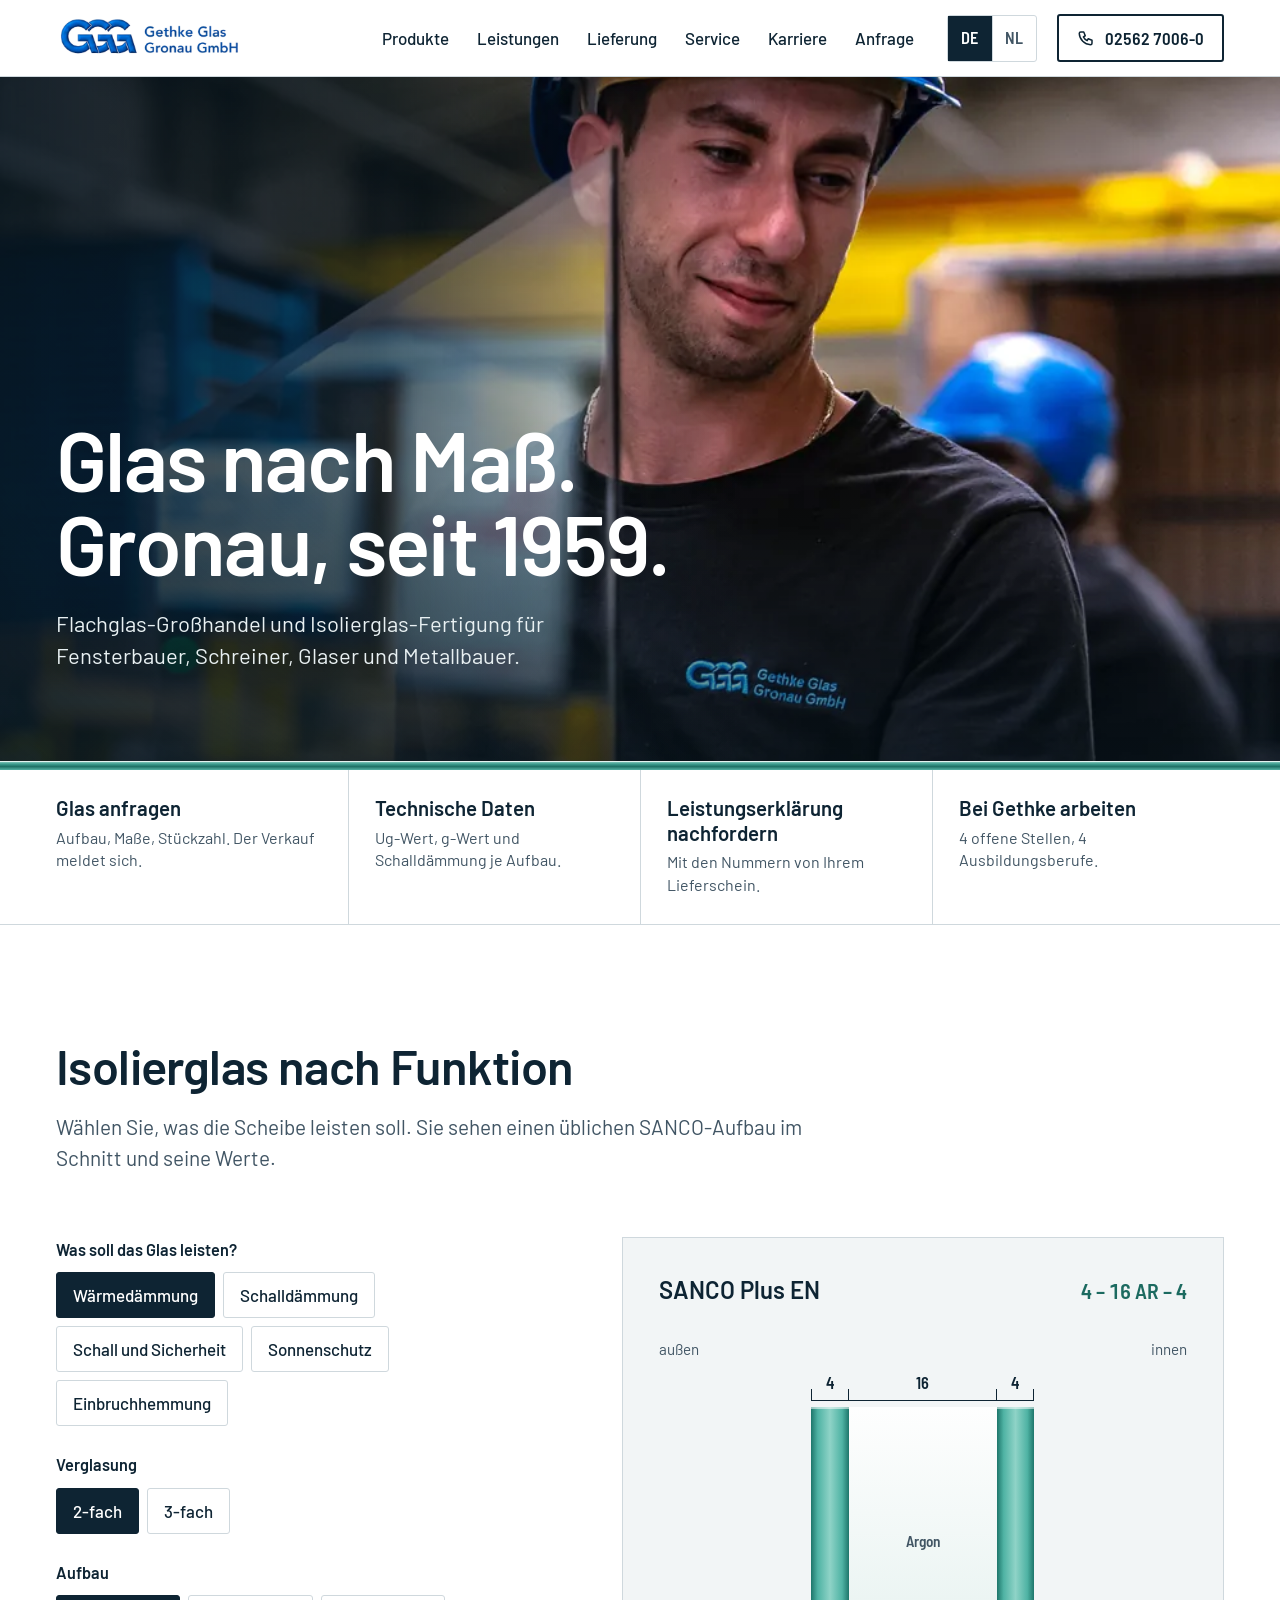
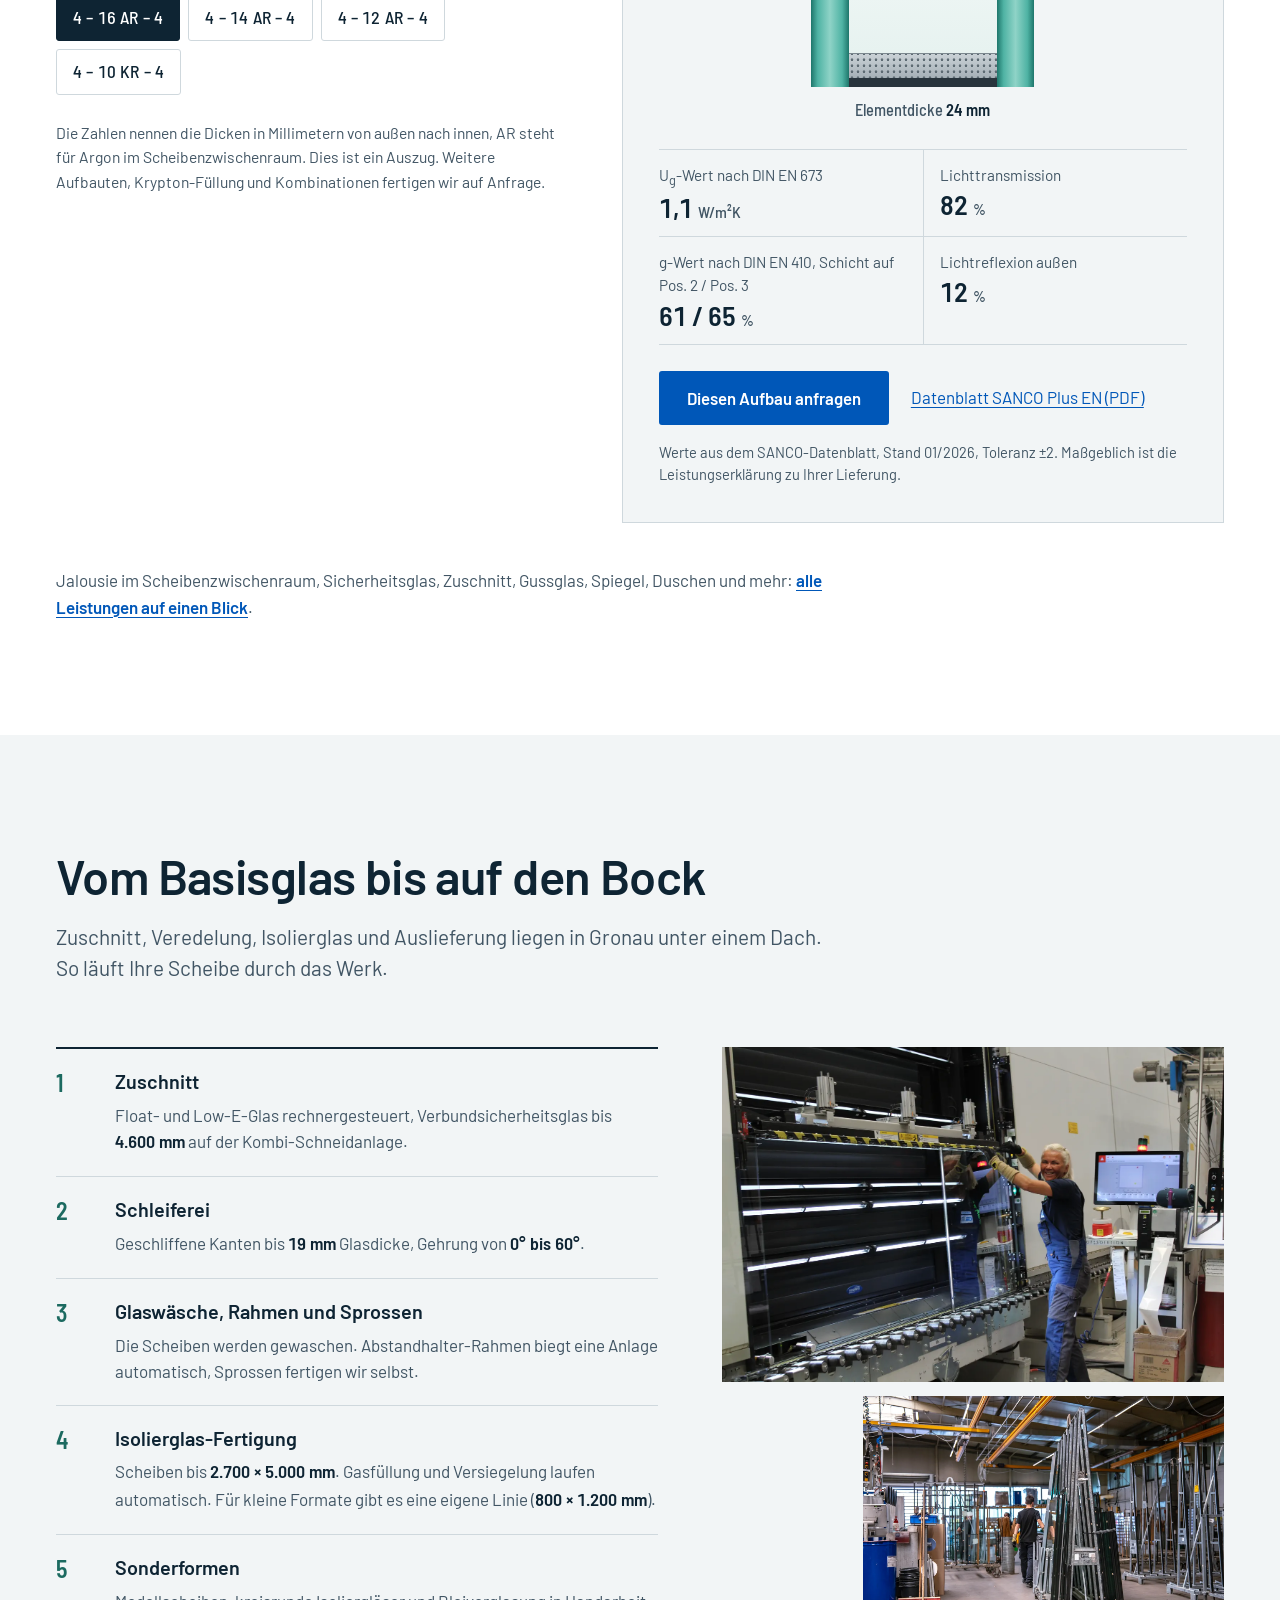
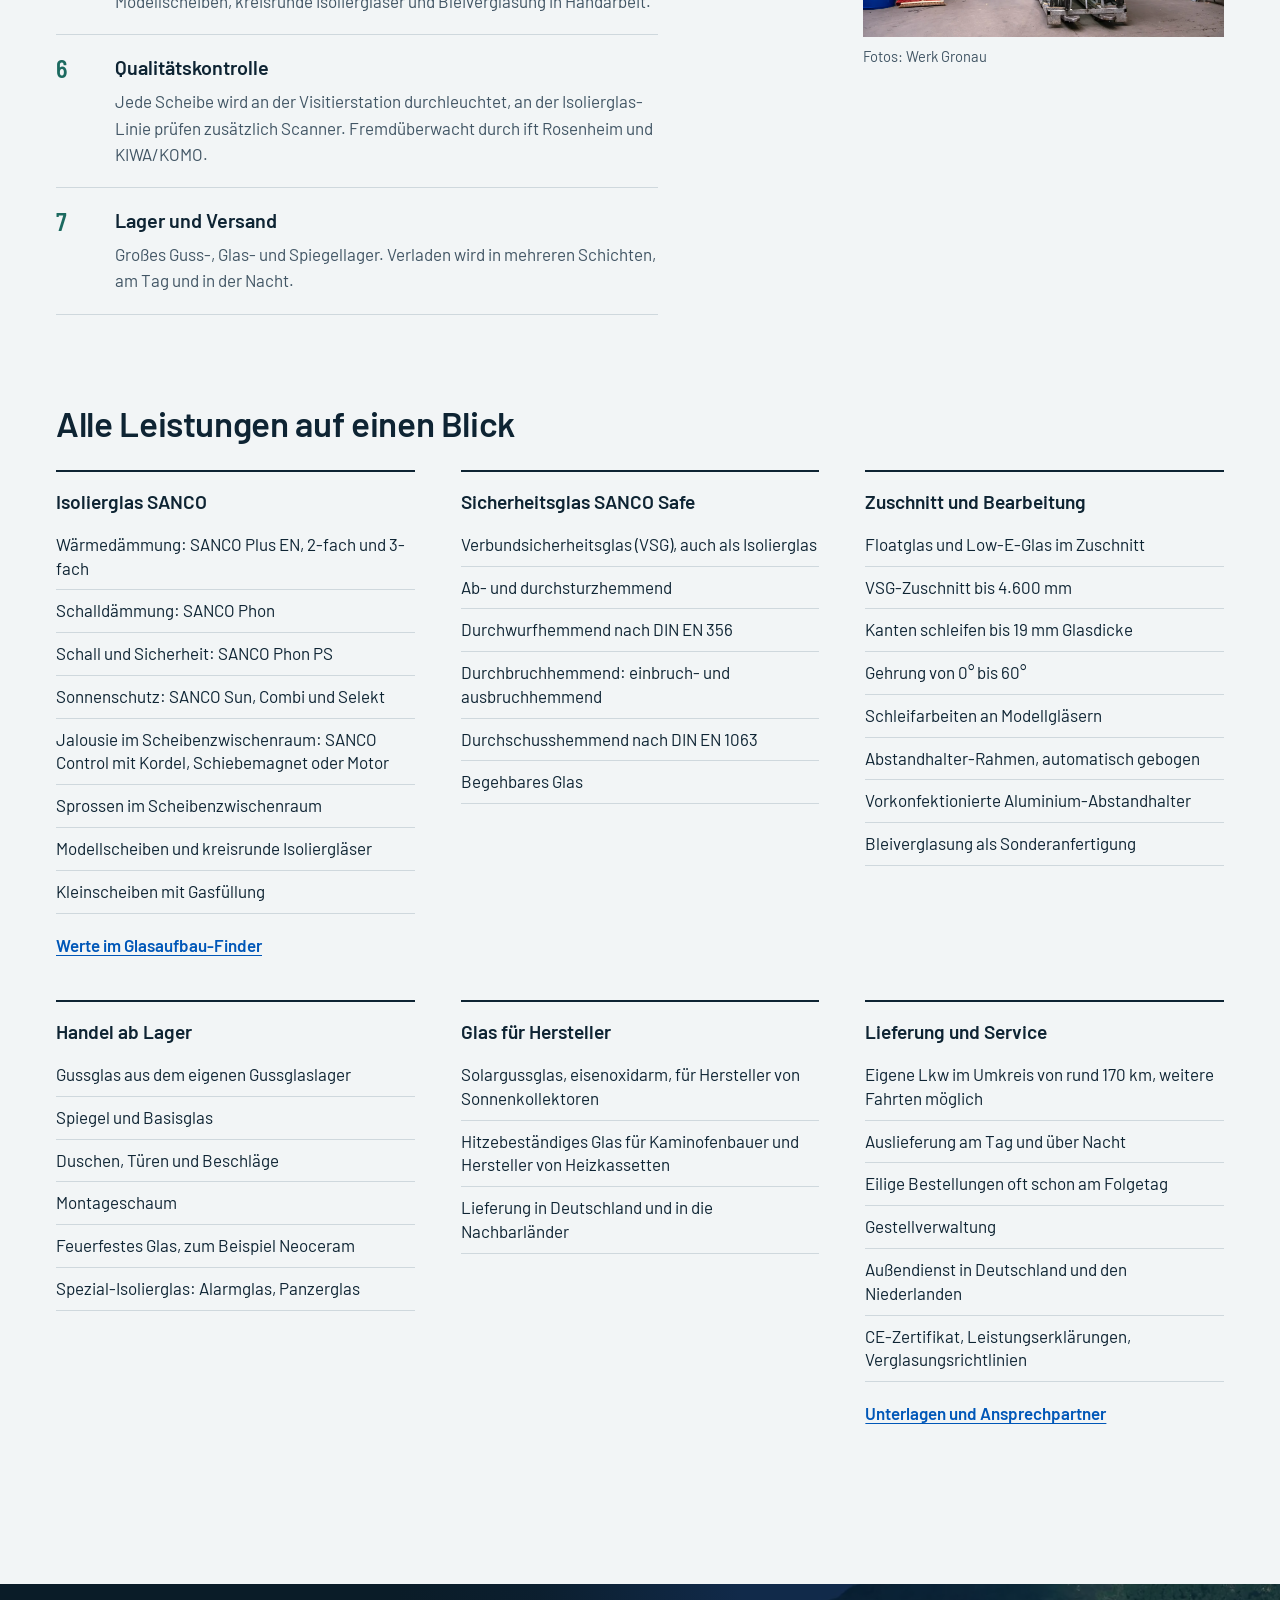
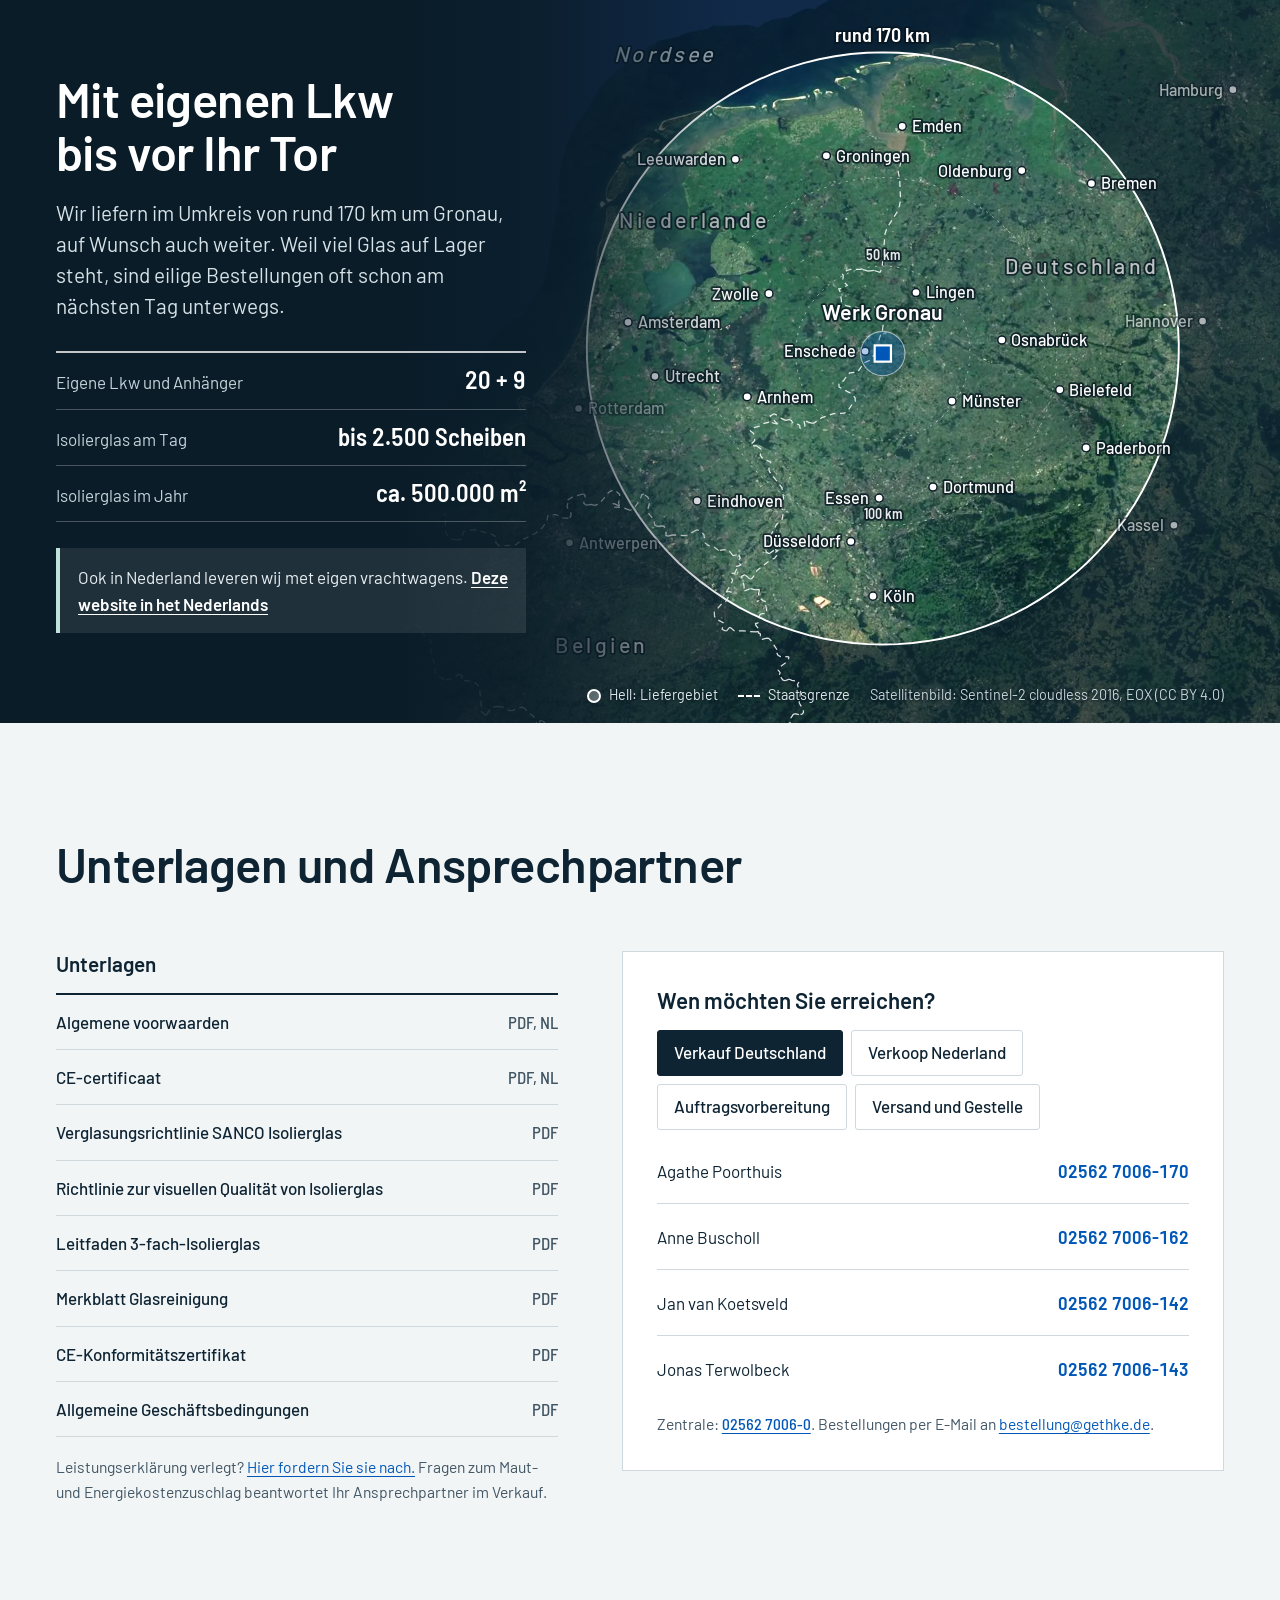
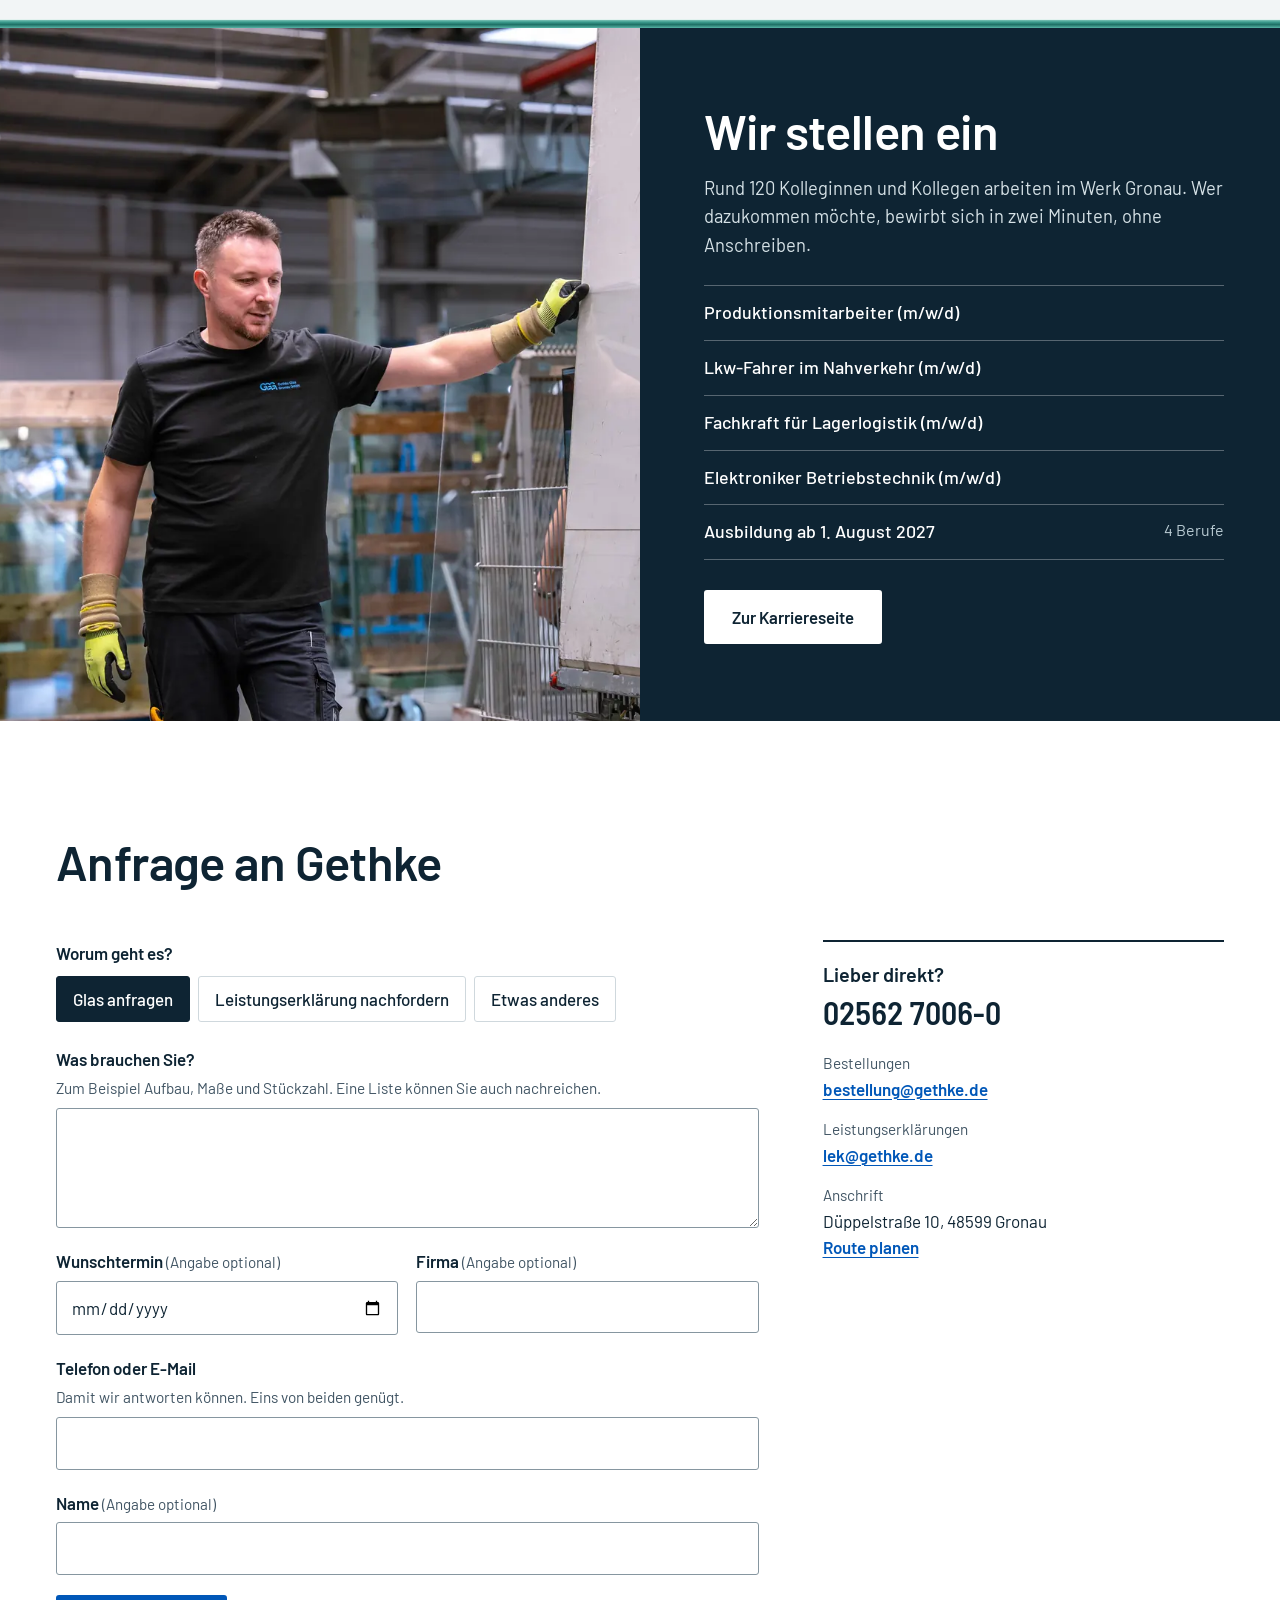
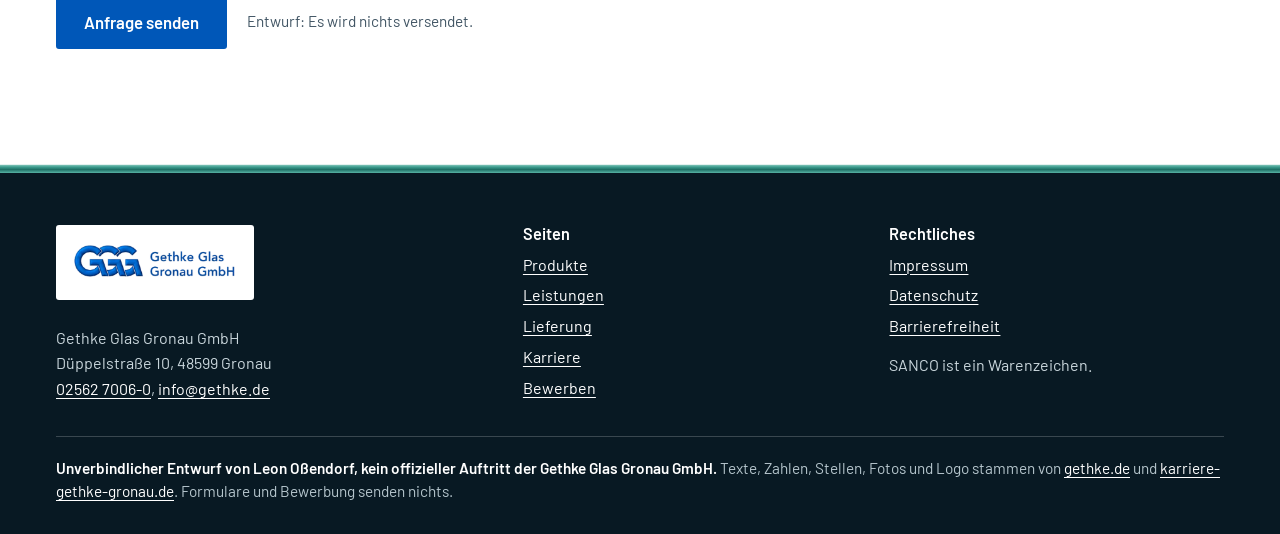
<file: index.html>
<!doctype html>
<html lang="de-DE">
<head>
<meta charset="utf-8">
<meta name="viewport" content="width=device-width, initial-scale=1">
<meta name="robots" content="noindex,nofollow">
<title>Gethke Glas Gronau: Isolierglas und Flachglas nach Maß (Entwurf)</title>
<meta name="description" content="Unverbindlicher Entwurf für die Gethke Glas Gronau GmbH: Flachglas-Großhandel und Isolierglas-Fertigung in Gronau.">
<link rel="alternate" hreflang="de" href="https://gethke.leonossendorf.de/">
<link rel="alternate" hreflang="nl" href="https://gethke.leonossendorf.de/nl/">
<link rel="preload" href="fonts/barlow-600.woff2" as="font" type="font/woff2" crossorigin>
<link rel="preload" href="fonts/barlow-400.woff2" as="font" type="font/woff2" crossorigin>
<link rel="stylesheet" href="css/site.css?v=3">
<link rel="icon" href="img/favicon.svg" type="image/svg+xml">
<script>window.STAND="2026-11-10-3";</script>
</head>
<body>
<a class="sprung" href="#inhalt">Zum Inhalt springen</a>

<header class="kopf">
  <div class="innen kopf__innen">
    <a class="kopf__logo" href="./" aria-label="Gethke Glas Gronau, Startseite"><img src="img/logo-gethke.png" width="1080" height="350" alt="Gethke Glas Gronau GmbH"></a>
    <div class="sprache" role="group" aria-label="Sprache">
      <a href="./" lang="de" hreflang="de" aria-current="true"><span class="sr">Deutsch</span><span aria-hidden="true">DE</span></a>
      <a href="nl/" lang="nl" hreflang="nl"><span class="sr">Nederlands</span><span aria-hidden="true">NL</span></a>
    </div>
    <button class="kopf__menue" type="button" aria-expanded="false" aria-controls="hauptnav"><span aria-hidden="true"></span><b>Menü</b></button>
    <nav class="kopf__nav" id="hauptnav" aria-label="Hauptmenü">
      <ul>
        <li><a href="./#produkte">Produkte</a></li>
        <li><a href="./#leistung">Leistungen</a></li>
        <li><a href="./#lieferung">Lieferung</a></li>
        <li><a href="./#service">Service</a></li>
        <li><a href="karriere.html">Karriere</a></li>
        <li><a href="./#anfrage">Anfrage</a></li>
      </ul>
    </nav>
    <a class="kopf__tel" href="tel:+49256270060" aria-label="Anrufen: 02562 7006-0">
      <svg viewBox="0 0 24 24" fill="none" stroke="currentColor" stroke-width="2" stroke-linecap="round" stroke-linejoin="round" aria-hidden="true"><path d="M5 4h4l2 5-2.5 1.5a11 11 0 0 0 5 5L15 13l5 2v4a2 2 0 0 1-2 2A16 16 0 0 1 3 6a2 2 0 0 1 2-2z"/></svg>
      <span class="zahl">02562 7006-0</span>
    </a>
  </div>
</header>


<main id="inhalt">

<section class="hero" aria-labelledby="hero-titel">
  <picture class="hero__bild">
    <source media="(max-width:760px)" srcset="img/werk-glaskante-hoch.webp">
    <img src="img/werk-glaskante.webp" width="2000" height="1336" alt="Ein Mitarbeiter mit blauem Helm hebt im Werk Gronau eine Glasscheibe vom Schneidtisch. Die Kante der Scheibe läuft senkrecht durch das Bild." fetchpriority="high">
  </picture>
  <span class="hero__reflex" aria-hidden="true"></span>
  <div class="innen hero__innen">
    <h1 id="hero-titel"><span>Glas nach Maß.</span> <span>Gronau, seit 1959.</span></h1>
    <p>Flachglas-Großhandel und Isolierglas-Fertigung für Fensterbauer, Schreiner, Glaser und Metallbauer.</p>
  </div>
</section>
<div class="glaskante" aria-hidden="true"></div>

<nav class="wege" aria-label="Schnelleinstieg">
  <ul class="innen">
    <li><a href="#anfrage" data-zweck="glas"><strong>Glas anfragen</strong><span>Aufbau, Maße, Stückzahl. Der Verkauf meldet sich.</span></a></li>
    <li><a href="#produkte"><strong>Technische Daten</strong><span>Ug-Wert, g-Wert und Schalldämmung je Aufbau.</span></a></li>
    <li><a href="#anfrage" data-zweck="le"><strong>Leistungserklärung nachfordern</strong><span>Mit den Nummern von Ihrem Lieferschein.</span></a></li>
    <li><a href="karriere.html"><strong>Bei Gethke arbeiten</strong><span>4 offene Stellen, 4 Ausbildungsberufe.</span></a></li>
  </ul>
</nav>

<section class="abschnitt" id="produkte" aria-labelledby="produkte-titel">
  <div class="innen">
    <h2 id="produkte-titel">Isolierglas nach Funktion</h2>
    <p class="vorspann">Wählen Sie, was die Scheibe leisten soll. Sie sehen einen üblichen SANCO-Aufbau im Schnitt und seine Werte.</p>

    <div class="finder">
      <form class="finder__wahl" id="finder" aria-label="Glasaufbau wählen">
        <fieldset>
          <legend>Was soll das Glas leisten?</legend>
          <div class="wahl" id="f-funktion"></div>
        </fieldset>
        <fieldset>
          <legend>Verglasung</legend>
          <div class="wahl" id="f-fach"></div>
        </fieldset>
        <fieldset>
          <legend>Aufbau <small id="f-aufbau-hilfe"></small></legend>
          <div class="wahl wahl--daten" id="f-aufbau"></div>
        </fieldset>
        <p class="finder__hinweis">Die Zahlen nennen die Dicken in Millimetern von außen nach innen, AR steht für Argon im Scheibenzwischenraum. Dies ist ein Auszug. Weitere Aufbauten, Krypton-Füllung und Kombinationen fertigen wir auf Anfrage.</p>
        <p class="finder__kurz" id="f-kurz"><span><b id="f-kurz-name"></b><span id="f-kurz-wert"></span></span><a href="#aufbau">Schnitt ansehen</a></p>
        <noscript><p class="finder__hinweis">Ohne JavaScript: Die Datenblätter finden Sie weiter unten bei <a href="#service">Unterlagen</a>.</p></noscript>
      </form>

      <div class="aufbau" id="aufbau" aria-live="polite">
        <div class="aufbau__titel">
          <h3 id="a-name">SANCO Plus EN</h3>
          <span class="zahl" id="a-formel">4 – 16 AR – 4</span>
        </div>
        <div class="schnitt" role="img" aria-labelledby="a-beschreibung">
          <div class="schnitt__seiten"><span>außen</span><span>innen</span></div>
          <div class="schnitt__kette" id="a-kette"></div>
          <div class="schnitt__lagen" id="a-lagen"></div>
          <p class="schnitt__gesamt">Elementdicke <b id="a-dicke">24 mm</b></p>
        </div>
        <p class="sr" id="a-beschreibung"></p>
        <dl class="werte" id="a-werte"></dl>
        <div class="aufbau__fuss">
          <a class="knopf" href="#anfrage" id="a-anfragen" data-zweck="glas">Diesen Aufbau anfragen</a>
          <a id="a-pdf" href="https://gethke.de/www.gethke.de/contero/gallery/Downloads/wm_db_002_sanco_plus_en.pdf">Datenblatt als PDF</a>
        </div>
        <p class="aufbau__quelle" id="a-quelle"></p>
      </div>
    </div>
    <p class="mehr">Jalousie im Scheibenzwischenraum, Sicherheitsglas, Zuschnitt, Gussglas, Spiegel, Duschen und mehr: <a href="#alles">alle Leistungen auf einen Blick</a>.</p>
  </div>
</section>

<section class="abschnitt abschnitt--grau" id="leistung" aria-labelledby="leistung-titel">
  <div class="innen">
    <h2 id="leistung-titel">Vom Basisglas bis auf den Bock</h2>
    <p class="vorspann">Zuschnitt, Veredelung, Isolierglas und Auslieferung liegen in Gronau unter einem Dach. So läuft Ihre Scheibe durch das Werk.</p>
    <div class="fertigung">
      <ol class="stationen">
        <li><h3>Zuschnitt</h3><p>Float- und Low-E-Glas rechnergesteuert, Verbundsicherheitsglas bis <b>4.600 mm</b> auf der Kombi-Schneidanlage.</p></li>
        <li><h3>Schleiferei</h3><p>Geschliffene Kanten bis <b>19 mm</b> Glasdicke, Gehrung von <b>0° bis 60°</b>.</p></li>
        <li><h3>Glaswäsche, Rahmen und Sprossen</h3><p>Die Scheiben werden gewaschen. Abstandhalter-Rahmen biegt eine Anlage automatisch, Sprossen fertigen wir selbst.</p></li>
        <li><h3>Isolierglas-Fertigung</h3><p>Scheiben bis <b>2.700 × 5.000 mm</b>. Gasfüllung und Versiegelung laufen automatisch. Für kleine Formate gibt es eine eigene Linie (<b>800 × 1.200 mm</b>).</p></li>
        <li><h3>Sonderformen</h3><p>Modellscheiben, kreisrunde Isoliergläser und Bleiverglasung in Handarbeit.</p></li>
        <li><h3>Qualitätskontrolle</h3><p>Jede Scheibe wird an der Visitierstation durchleuchtet, an der Isolierglas-Linie prüfen zusätzlich Scanner. Fremdüberwacht durch ift Rosenheim und KIWA/KOMO.</p></li>
        <li><h3>Lager und Versand</h3><p>Großes Guss-, Glas- und Spiegellager. Verladen wird in mehreren Schichten, am Tag und in der Nacht.</p></li>
      </ol>
      <div class="fertigung__bilder">
        <figure>
          <img src="img/werk-linie.webp" width="1400" height="933" loading="lazy" alt="Eine Mitarbeiterin führt an der Isolierglas-Linie eine Scheibe in die Presse.">
        </figure>
        <figure>
          <img src="img/werk-halle.webp" width="1400" height="933" loading="lazy" alt="Blick in die Halle: Glasscheiben stehen auf Transportgestellen bereit.">
          <figcaption>Fotos: Werk Gronau</figcaption>
        </figure>
      </div>
    </div>

    <div class="alles" id="alles">
      <h3 class="alles__titel">Alle Leistungen auf einen Blick</h3>
      <div class="alles__gitter">
        <div>
          <h4>Isolierglas SANCO</h4>
          <ul>
            <li>Wärmedämmung: SANCO Plus EN, 2-fach und 3-fach</li>
            <li>Schalldämmung: SANCO Phon</li>
            <li>Schall und Sicherheit: SANCO Phon PS</li>
            <li>Sonnenschutz: SANCO Sun, Combi und Selekt</li>
            <li>Jalousie im Scheibenzwischenraum: SANCO Control mit Kordel, Schiebemagnet oder Motor</li>
            <li>Sprossen im Scheibenzwischenraum</li>
            <li>Modellscheiben und kreisrunde Isoliergläser</li>
            <li>Kleinscheiben mit Gasfüllung</li>
          </ul>
          <a href="#produkte">Werte im Glasaufbau-Finder</a>
        </div>
        <div>
          <h4>Sicherheitsglas SANCO Safe</h4>
          <ul>
            <li>Verbundsicherheitsglas (VSG), auch als Isolierglas</li>
            <li>Ab- und durchsturzhemmend</li>
            <li>Durchwurfhemmend nach DIN EN 356</li>
            <li>Durchbruchhemmend: einbruch- und ausbruchhemmend</li>
            <li>Durchschusshemmend nach DIN EN 1063</li>
            <li>Begehbares Glas</li>
          </ul>
        </div>
        <div>
          <h4>Zuschnitt und Bearbeitung</h4>
          <ul>
            <li>Floatglas und Low-E-Glas im Zuschnitt</li>
            <li>VSG-Zuschnitt bis 4.600 mm</li>
            <li>Kanten schleifen bis 19 mm Glasdicke</li>
            <li>Gehrung von 0° bis 60°</li>
            <li>Schleifarbeiten an Modellgläsern</li>
            <li>Abstandhalter-Rahmen, automatisch gebogen</li>
            <li>Vorkonfektionierte Aluminium-Abstandhalter</li>
            <li>Bleiverglasung als Sonderanfertigung</li>
          </ul>
        </div>
        <div>
          <h4>Handel ab Lager</h4>
          <ul>
            <li>Gussglas aus dem eigenen Gussglaslager</li>
            <li>Spiegel und Basisglas</li>
            <li>Duschen, Türen und Beschläge</li>
            <li>Montageschaum</li>
            <li>Feuerfestes Glas, zum Beispiel Neoceram</li>
            <li>Spezial-Isolierglas: Alarmglas, Panzerglas</li>
          </ul>
        </div>
        <div>
          <h4>Glas für Hersteller</h4>
          <ul>
            <li>Solargussglas, eisenoxidarm, für Hersteller von Sonnenkollektoren</li>
            <li>Hitzebeständiges Glas für Kaminofenbauer und Hersteller von Heizkassetten</li>
            <li>Lieferung in Deutschland und in die Nachbarländer</li>
          </ul>
        </div>
        <div>
          <h4>Lieferung und Service</h4>
          <ul>
            <li>Eigene Lkw im Umkreis von rund 170 km, weitere Fahrten möglich</li>
            <li>Auslieferung am Tag und über Nacht</li>
            <li>Eilige Bestellungen oft schon am Folgetag</li>
            <li>Gestellverwaltung</li>
            <li>Außendienst in Deutschland und den Niederlanden</li>
            <li>CE-Zertifikat, Leistungserklärungen, Verglasungsrichtlinien</li>
          </ul>
          <a href="#service">Unterlagen und Ansprechpartner</a>
        </div>
      </div>
    </div>
  </div>
</section>

<section class="lkarte dunkel" id="lieferung" aria-labelledby="lieferung-titel">
  <figure class="lkarte__bild">
    <svg viewBox="0 0 1000 1000" preserveAspectRatio="xMidYMid meet" role="img" aria-labelledby="karte-titel karte-text">
      <title id="karte-titel">Liefergebiet auf dem Satellitenbild</title>
      <desc id="karte-text">Satellitenbild von Nordwestdeutschland und den Niederlanden. Hell hervorgehoben ist der Umkreis von rund 170 Kilometern um das Werk Gronau, das direkt an der niederländischen Grenze liegt. Im Liefergebiet liegen unter anderem Münster, Osnabrück, Dortmund, Düsseldorf, Köln, Bielefeld, Oldenburg und Bremen sowie Enschede, Zwolle, Groningen, Arnhem, Utrecht, Amsterdam und Eindhoven. Knapp außerhalb liegen Rotterdam, Hannover und Kassel.</desc>
<image href="img/karte-satellit.webp" x="-500" y="-200" width="1900" height="1400" preserveAspectRatio="none"/>
<path class="k-aussen" fill-rule="evenodd" d="M-500 -200H1400V1200H-500Z M500.0 92.5 L521.7 93.0 L543.4 94.8 L564.9 97.7 L586.2 101.8 L607.2 107.1 L628.0 113.4 L648.3 120.9 L668.2 129.5 L687.6 139.1 L706.4 149.7 L724.6 161.4 L742.1 173.9 L758.9 187.4 L775.0 201.8 L790.2 217.0 L804.6 232.9 L818.0 249.6 L830.6 266.9 L842.2 284.9 L852.8 303.4 L862.4 322.4 L870.9 341.9 L878.4 361.8 L884.8 382.0 L890.1 402.4 L894.4 423.1 L897.5 444.0 L899.5 464.9 L900.5 485.9 L900.3 506.9 L899.0 527.8 L896.7 548.5 L893.3 569.1 L888.8 589.4 L883.3 609.5 L876.7 629.2 L869.2 648.5 L860.7 667.3 L851.2 685.7 L840.9 703.5 L829.6 720.7 L817.5 737.4 L804.6 753.3 L790.9 768.5 L776.4 783.1 L761.3 796.8 L745.4 809.7 L729.0 821.8 L712.0 833.0 L694.4 843.4 L676.4 852.8 L657.9 861.3 L639.1 868.8 L619.8 875.4 L600.3 881.0 L580.6 885.6 L560.6 889.1 L540.5 891.7 L520.3 893.2 L500.0 893.8 L479.7 893.2 L459.5 891.7 L439.4 889.1 L419.4 885.6 L399.7 881.0 L380.2 875.4 L360.9 868.8 L342.1 861.3 L323.6 852.8 L305.6 843.4 L288.0 833.0 L271.0 821.8 L254.6 809.7 L238.7 796.8 L223.6 783.1 L209.1 768.5 L195.4 753.3 L182.5 737.4 L170.4 720.7 L159.1 703.5 L148.8 685.7 L139.3 667.3 L130.8 648.5 L123.3 629.2 L116.7 609.5 L111.2 589.4 L106.7 569.1 L103.3 548.5 L101.0 527.8 L99.7 506.9 L99.5 485.9 L100.5 464.9 L102.5 444.0 L105.6 423.1 L109.9 402.4 L115.2 382.0 L121.6 361.8 L129.1 341.9 L137.6 322.4 L147.2 303.4 L157.8 284.9 L169.4 266.9 L182.0 249.6 L195.4 232.9 L209.8 217.0 L225.0 201.8 L241.1 187.4 L257.9 173.9 L275.4 161.4 L293.6 149.7 L312.4 139.1 L331.8 129.5 L351.7 120.9 L372.0 113.4 L392.8 107.1 L413.8 101.8 L435.1 97.7 L456.6 94.8 L478.3 93.0Z"/>
<path class="k-grenze" d="M884.3 -202.4 L884.3 -202.4M909.7 -217.6 L911.2 -214.6 L916.6 -210.0 L923.1 -207.2 L936.2 -204.9 L956.2 -208.1 L962.4 -206.2 L980.8 -190.6M1404.6 966.1 L1406.7 965.9 L1408.5 964.1 L1414.1 956.6 L1419.3 955.5M1396.0 964.5 L1404.6 966.1M1369.9 979.5 L1371.9 972.2 L1377.5 967.3 L1384.0 965.4 L1396.0 964.5M1368.5 979.4 L1369.9 979.5M1343.8 1024.6 L1346.1 1023.0 L1344.7 1014.9 L1345.2 1010.5 L1349.2 1004.0 L1349.6 1000.1 L1354.6 994.9 L1359.5 985.9 L1368.5 979.4M1307.8 985.9 L1319.6 986.7 L1322.7 988.9 L1324.2 997.5 L1328.3 999.8 L1334.1 1000.6 L1334.5 1002.6 L1332.5 1006.0 L1336.4 1010.4 L1339.5 1021.7 L1341.1 1024.2 L1343.8 1024.6M1359.5 1066.6 L1335.2 1053.6 L1334.4 1047.2 L1332.9 1044.7 L1325.8 1039.1 L1324.4 1035.3 L1325.4 1025.9 L1323.7 1019.1 L1318.0 1012.0 L1310.1 1007.0 L1308.4 1004.0 L1313.1 998.8 L1313.4 995.5 L1312.8 992.0 L1307.8 985.9M1373.1 1107.9 L1377.9 1097.2 L1379.7 1088.5 L1378.7 1086.7 L1369.9 1082.0 L1371.2 1075.9 L1370.8 1072.2 L1368.1 1069.7 L1362.2 1069.0 L1359.7 1066.6M1359.7 1066.6 L1359.5 1066.6M1369.9 1106.9 L1373.1 1107.9M1392.7 1185.9 L1389.2 1183.5 L1386.9 1179.4 L1383.4 1165.4 L1376.2 1159.4 L1377.1 1156.8 L1375.4 1155.9 L1376.7 1152.9 L1376.6 1149.6 L1375.3 1146.9 L1367.7 1143.2 L1363.0 1139.4 L1357.2 1128.8 L1359.1 1125.1 L1365.7 1122.3 L1368.3 1119.7 L1369.9 1106.9M1412.7 1215.9 L1409.5 1212.5 L1398.9 1206.4 L1397.1 1202.9 L1395.6 1186.6 L1394.4 1185.6M1394.4 1185.6 L1392.7 1185.9M348.8 1049.0 L351.5 1034.7M358.6 1079.2 L351.4 1063.7 L350.9 1055.7 L348.1 1052.7 L349.8 1048.9M349.8 1048.9 L348.8 1049.0M382.5 1106.1 L381.2 1106.0 L378.6 1099.5 L370.8 1095.5 L368.3 1093.0 L360.3 1075.7M360.3 1075.7 L358.6 1079.2M399.1 1113.3 L396.3 1112.5 L389.0 1106.4 L384.9 1104.6M384.9 1104.6 L382.5 1106.1M413.3 1115.7 L406.8 1113.3M406.8 1113.3 L399.1 1113.3M413.2 1115.7 L413.3 1115.7M412.8 1136.5 L410.5 1131.1 L410.6 1128.9 L412.2 1127.5 L413.2 1115.7M411.4 1135.9 L412.8 1136.5M388.0 1200.0 L387.5 1190.7 L389.8 1169.8 L399.7 1154.6 L399.5 1152.9 L397.2 1150.5 L399.7 1147.0 L411.5 1139.3 L410.1 1137.5 L411.4 1135.9M-225.7 790.1 L-223.2 796.0 L-220.0 812.2 L-211.8 822.4 L-211.3 827.4 L-216.8 835.0 L-213.7 846.2 L-215.3 851.8 L-212.1 854.5 L-209.8 859.2 L-205.0 860.3M-202.0 859.8 L-198.4 861.1 L-196.0 866.2 L-190.0 871.9 L-186.1 880.3 L-183.2 882.8 L-167.1 889.6M-205.0 860.3 L-202.0 859.8M-132.3 867.4 L-128.2 868.7 L-125.5 871.3 L-118.6 884.9 L-117.3 886.4 L-112.9 887.4 L-111.6 889.8 L-109.8 895.8 L-112.0 900.0 L-106.5 921.6 L-105.4 932.5 L-100.8 937.4 L-91.0 941.9M-167.1 889.6 L-165.0 887.9 L-157.2 876.4 L-153.5 874.1 L-132.3 867.4M-72.3 934.3 L-69.0 936.3 L-70.8 941.2 L-68.8 942.6 L-54.8 943.5 L-48.1 948.3 L-45.5 953.0 L-42.7 984.8 L-37.1 990.1M-91.0 941.9 L-80.0 938.8 L-74.6 934.5 L-72.3 934.3M-20.7 977.5 L-14.1 978.3 L-5.1 983.3M-35.9 988.6 L-29.9 978.8 L-20.7 977.5M12.1 978.6 L15.2 980.1 L20.6 986.0 L27.3 991.0 L31.7 1000.4 L34.6 1001.8M-5.1 983.3 L-1.5 983.3 L8.7 979.0 L12.1 978.6M-36.2 988.3 L-35.9 988.6M-37.1 990.1 L-36.2 988.3M37.7 996.5 L41.3 998.3 L44.3 1001.7 L43.9 1004.3 L38.5 1009.1 L36.1 1013.6 L32.2 1028.2 L31.8 1032.8 L34.0 1033.9M34.6 1001.8 L35.8 1000.6 L35.7 997.3 L37.7 996.5M142.5 1024.5 L143.2 1028.2 L145.0 1028.9M81.4 1081.7 L86.2 1080.9 L108.6 1069.8 L117.0 1067.5 L119.6 1060.7 L120.8 1052.7 L119.7 1048.3 L121.0 1043.8 L138.2 1026.5 L142.5 1024.5M150.0 1027.9 L151.5 1029.9 L150.1 1043.8M145.0 1028.9 L150.0 1027.9M39.0 1032.2 L40.6 1033.0 L45.3 1049.8 L37.7 1054.4 L33.6 1058.6 L32.2 1063.4 L34.0 1071.2M34.0 1033.9 L39.0 1032.2M150.1 1043.8 L148.4 1041.9M148.4 1041.9 L147.4 1042.1 L144.4 1048.8 L144.3 1055.8 L137.4 1075.2 L139.5 1078.7 L147.1 1081.8 L149.6 1086.4 L149.5 1091.8 L145.6 1101.5 L147.9 1106.8 L147.9 1116.1 L149.3 1118.0 L153.5 1118.6M34.0 1071.2 L32.7 1071.1M32.7 1071.1 L43.9 1076.5M56.1 1074.8 L81.4 1081.7M43.9 1076.5 L56.1 1074.8M167.4 1115.4 L176.3 1122.9 L185.2 1126.4 L194.0 1138.2 L199.3 1142.7 L203.0 1143.8M153.5 1118.6 L167.4 1115.4M213.7 1141.6 L220.2 1148.8 L221.3 1152.5 L219.2 1154.2 L219.1 1160.0 L222.6 1161.5M203.0 1143.8 L213.7 1141.6M225.8 1157.9 L233.6 1161.0 L236.6 1163.7 L244.4 1177.7 L244.3 1187.1 L245.3 1189.3 L248.8 1190.2M222.6 1161.5 L225.8 1157.9M291.9 1176.8 L299.0 1179.7M286.1 1181.3 L291.9 1176.8M275.6 1178.2 L286.1 1181.3M266.4 1185.9 L268.8 1185.6 L271.6 1180.2 L275.6 1178.2M260.0 1183.2 L266.4 1185.9M248.8 1190.2 L260.0 1183.2M338.8 1027.7 L334.9 1026.4 L332.3 1021.0M332.3 1021.0 L329.9 1023.0 L326.4 1023.4 L323.1 1032.7 L312.1 1040.6 L310.8 1047.9 L306.5 1053.0 L306.3 1060.2 L300.9 1064.2 L300.7 1067.6 L302.5 1070.4 L300.8 1073.8 L294.7 1078.1 L287.5 1091.9 L286.8 1094.3 L292.3 1097.9 L293.8 1100.2M351.5 1034.7 L349.1 1033.6 L348.2 1027.0 L346.1 1025.0M346.1 1025.0 L342.4 1027.1 L338.8 1027.7M293.8 1100.2 L289.6 1099.7M289.6 1099.7 L288.8 1103.4 L290.3 1104.8 L288.4 1106.1 L287.7 1108.5 L288.9 1114.6 L290.6 1117.4 L293.9 1118.5 L297.0 1121.4 L300.8 1128.8 L301.4 1134.1 L306.5 1136.3M307.5 1135.9 L308.6 1136.0 L309.7 1139.4 L307.3 1146.0 L307.8 1147.8 L313.3 1150.0 L314.2 1153.5 L305.3 1168.5 L308.0 1170.0 L306.5 1173.9 L302.8 1177.9 L299.0 1179.7M306.5 1136.3 L307.5 1135.9M389.4 1200.2 L388.0 1200.0M326.3 1203.5 L324.1 1196.4 L321.1 1193.4 L306.8 1189.0 L299.0 1179.7M388.0 1200.0 L384.8 1199.7 L380.5 1197.4 L372.6 1191.4 L363.7 1189.2M363.7 1189.2 L354.4 1190.2 L355.5 1192.5 L349.8 1193.3 L348.6 1197.8 L346.7 1198.5 L345.1 1200.9 L326.3 1203.5M845.4 -213.5 L848.1 -211.2 L850.4 -201.1 L853.3 -200.0 L865.0 -199.9M875.9 -204.9 L879.1 -201.8 L881.9 -201.5M865.0 -199.9 L875.9 -204.9M881.9 -201.5 L884.3 -202.4M524.3 225.4 L524.5 241.5 L520.7 254.2 L522.8 262.8 L524.0 291.5 L522.6 300.0 L519.1 308.9 L505.9 329.7 L503.0 337.8 L499.0 384.6 L496.1 390.3M480.0 388.6 L471.5 386.0M471.5 386.0 L456.3 386.3 L450.9 388.0 L445.2 392.1 L446.6 394.8 L445.6 401.6 L452.0 407.8 L443.1 412.3 L440.4 412.5 L442.4 416.7 L444.2 430.0 L447.3 433.7 L451.6 435.7 L464.3 437.5 L477.1 441.5M496.1 390.3 L487.9 387.4M487.9 387.4 L480.0 388.6M488.8 436.3 L498.6 452.3 L500.8 459.0 L499.5 468.6 L495.1 480.1 L495.0 484.9 L497.8 493.0 L497.3 494.3 L490.2 498.7 L484.7 506.9 L481.5 509.7 L474.6 512.7 L465.9 525.1 L455.5 526.3 L452.9 527.8 L446.8 537.1 L441.7 538.8 L440.6 541.6 L440.9 545.5 L457.5 554.3 L462.5 559.9 L462.7 564.9 L459.4 567.3 L452.0 578.5 L447.6 580.8 L433.4 581.3 L417.4 586.8 L406.9 594.1 L403.6 594.1M477.1 441.5 L485.3 440.0 L488.8 436.3M368.7 590.4 L363.3 588.2 L358.2 584.0 L353.0 581.5M353.0 581.5 L347.5 584.5 L357.7 595.7M388.0 601.2 L387.5 597.1 L384.9 595.6 L378.7 594.7 L376.2 590.6 L373.7 589.3M373.7 589.3 L368.7 590.4M403.6 594.1 L393.3 591.0M393.3 591.0 L394.6 596.9 L394.0 599.5 L388.0 601.2M357.7 595.7 L346.1 592.7M346.1 592.7 L339.5 594.5 L333.9 598.2 L324.3 600.7 L321.6 602.6 L321.0 604.9 L324.7 607.7 L326.8 612.7 L326.6 618.0 L323.0 621.5 L322.9 624.3 L324.4 625.0M329.1 624.8 L336.1 630.1 L334.0 637.4 L337.6 642.1 L348.5 646.9 L345.8 656.4 L346.5 659.6 L363.6 681.8 L365.6 695.0 L363.5 710.3 L365.9 713.2 L363.7 724.3 L356.3 731.0 L348.1 746.3 L343.1 753.2 L341.7 758.3 L341.2 764.1 L342.4 768.8 L346.1 770.9M324.4 625.0 L329.1 624.8M354.1 765.4 L357.8 766.7 L352.9 770.4 L356.2 773.6 L353.8 776.7 L344.7 781.7 L329.9 793.4 L324.6 802.4 L322.6 804.6 L319.7 804.9M346.1 770.9 L354.1 765.4M319.7 804.9 L313.4 799.2M313.4 799.2 L308.9 801.6 L312.3 814.9 L312.5 821.3M321.0 818.2 L327.4 819.9M312.5 821.3 L321.0 818.2M333.2 819.2 L331.9 824.8 L332.6 830.5 L337.6 834.2 L342.8 836.0 L341.4 840.1 L342.7 847.4 L339.9 852.1M327.4 819.9 L333.2 819.2M339.9 852.1 L336.3 851.8M336.3 851.8 L334.1 853.1 L332.7 855.6 L333.2 860.2 L332.3 863.2 L330.0 865.3M330.0 865.3 L327.6 864.7M327.6 864.7 L328.3 868.0 L332.1 872.8 L331.8 876.1M331.8 876.1 L331.7 877.9 L334.3 879.3 L334.4 886.6 L336.6 886.8M342.9 885.1 L345.6 885.3 L348.7 888.4 L358.5 903.4 L356.3 904.7 L358.2 908.4 L361.5 910.1 L372.6 910.4 L372.9 911.9 L370.0 917.3 L361.3 923.7 L358.4 928.3 L361.1 931.7 L360.0 934.8 L363.2 935.5 L361.9 937.6 L364.6 941.7 L367.4 942.8M336.6 886.8 L342.9 885.1M373.6 940.7 L376.8 942.3 L386.7 944.1 L384.5 947.9 L385.8 952.7 L389.0 956.1 L386.8 972.5 L392.4 982.3 L392.7 985.8 L390.7 987.9 L386.4 988.7M367.4 942.8 L373.6 940.7M386.4 988.7 L380.7 987.4M380.7 987.4 L378.5 988.7 L375.8 993.1 L376.2 997.8 L373.3 1000.5 L363.0 1004.0 L356.2 1011.2 L358.3 1013.6 L359.1 1019.3 L356.9 1022.5 L352.4 1023.6 L351.2 1028.4 L353.4 1031.3 L351.5 1034.7M-76.1 752.2 L-81.2 751.6 L-86.1 749.4 L-90.0 745.1 L-92.2 738.6 L-91.5 726.3 L-92.8 716.4M47.1 718.2 L45.0 727.8 L38.6 736.5 L30.7 742.8 L10.8 752.8 L3.5 758.6 L-0.1 759.7 L-19.1 760.0M-19.1 760.0 L-23.5 756.3 L-24.3 747.4 L-27.4 745.4 L-51.1 738.2M-51.1 738.2 L-66.4 740.6 L-68.1 742.4 L-68.5 751.0 L-76.1 752.2M143.6 706.5 L142.5 702.0 L144.2 694.4 L143.8 690.5 L139.5 686.6 L134.2 685.2M134.2 685.2 L128.9 688.0 L116.5 703.3 L110.2 705.5M100.5 705.0 L98.4 704.8 L95.3 702.6 L97.2 692.6 L95.9 690.5 L93.9 690.1M93.9 690.1 L80.5 694.0 L72.1 699.0 L74.1 701.1 L72.6 707.5 L78.4 716.7 L77.6 721.1 L74.5 722.8M194.6 733.8 L191.8 732.3 L188.5 722.7 L183.0 716.5 L182.0 714.1 L182.6 708.5 L184.9 700.1 L181.8 694.0 L176.5 690.2M176.5 690.2 L174.0 690.9 L171.4 698.0 L165.2 707.2 L161.2 711.1 L157.7 712.1M136.6 703.2 L143.6 706.5M157.7 712.1 L148.5 708.4 L137.3 708.0 L133.9 706.6 L134.8 703.5 L136.6 703.2M110.2 705.5 L105.1 704.2M105.1 704.2 L100.5 705.0M74.5 722.8 L67.1 722.3 L58.1 718.0 L53.5 717.9M209.5 747.0 L206.7 746.3 L206.6 737.2 L203.8 733.6 L200.8 733.3M200.8 733.3 L194.6 733.8M277.9 766.7 L272.4 762.1 L263.3 759.4 L259.6 756.2 L258.0 745.4 L255.0 741.5 L251.3 739.2 L247.8 738.8M247.8 738.8 L234.5 746.3M234.5 746.3 L215.5 745.5M215.5 745.5 L209.5 747.0M297.5 773.5 L292.0 767.1 L287.3 765.3M287.3 765.3 L277.9 766.7M303.0 788.0 L307.9 786.1 L304.2 782.1 L304.7 779.2 L307.0 777.0 L306.6 775.7 L305.2 772.5 L302.4 772.3M302.4 772.3 L297.5 773.5M301.3 787.8 L303.0 788.0M299.1 798.4 L302.4 791.5 L301.3 787.8M297.2 796.8 L299.1 798.4M288.0 822.8 L294.4 812.7 L296.9 806.5 L294.7 803.5 L295.9 797.6 L297.2 796.8M287.2 875.3 L282.6 873.3 L284.5 864.5 L274.9 859.5 L272.3 855.7 L272.0 850.0 L283.6 837.0 L288.0 835.0 L294.7 822.8 L291.6 821.8M291.6 821.8 L288.0 822.8M299.4 875.5 L292.9 870.1M292.9 870.1 L288.9 875.0 L287.2 875.3M328.5 876.7 L316.9 876.3 L313.3 875.2M313.3 875.2 L299.4 875.5M331.8 876.1 L328.5 876.7M395.5 1197.2 L412.0 1204.9 L414.7 1207.6 L417.0 1214.8M389.4 1200.2 L395.5 1197.2"/>
<path class="k-ring" d="M500.0 381.6 L506.2 381.8 L512.4 382.3 L518.6 383.1 L524.7 384.2 L530.8 385.7 L536.7 387.5 L542.6 389.6 L548.4 392.0 L554.0 394.7 L559.4 397.7 L564.7 401.0 L569.8 404.5 L574.7 408.3 L579.4 412.4 L583.9 416.7 L588.1 421.3 L592.1 426.0 L595.9 431.0 L599.3 436.1 L602.5 441.4 L605.4 446.9 L608.0 452.5 L610.4 458.2 L612.4 464.1 L614.1 470.0 L615.4 476.1 L616.5 482.1 L617.3 488.3 L617.7 494.4 L617.8 500.6 L617.6 506.8 L617.0 512.9 L616.1 519.0 L615.0 525.0 L613.5 531.0 L611.7 536.9 L609.6 542.6 L607.2 548.3 L604.5 553.8 L601.5 559.2 L598.2 564.4 L594.7 569.4 L591.0 574.2 L586.9 578.9 L582.7 583.3 L578.2 587.5 L573.5 591.4 L568.7 595.1 L563.6 598.5 L558.4 601.7 L553.0 604.6 L547.5 607.2 L541.8 609.5 L536.0 611.5 L530.2 613.3 L524.2 614.7 L518.2 615.8 L512.2 616.6 L506.1 617.0 L500.0 617.2 L493.9 617.0 L487.8 616.6 L481.8 615.8 L475.8 614.7 L469.8 613.3 L464.0 611.5 L458.2 609.5 L452.5 607.2 L447.0 604.6 L441.6 601.7 L436.4 598.5 L431.3 595.1 L426.5 591.4 L421.8 587.5 L417.3 583.3 L413.1 578.9 L409.0 574.2 L405.3 569.4 L401.8 564.4 L398.5 559.2 L395.5 553.8 L392.8 548.3 L390.4 542.6 L388.3 536.9 L386.5 531.0 L385.0 525.0 L383.9 519.0 L383.0 512.9 L382.4 506.8 L382.2 500.6 L382.3 494.4 L382.7 488.3 L383.5 482.1 L384.6 476.1 L385.9 470.0 L387.6 464.1 L389.6 458.2 L392.0 452.5 L394.6 446.9 L397.5 441.4 L400.7 436.1 L404.1 431.0 L407.9 426.0 L411.9 421.3 L416.1 416.7 L420.6 412.4 L425.3 408.3 L430.2 404.5 L435.3 401.0 L440.6 397.7 L446.0 394.7 L451.6 392.0 L457.4 389.6 L463.3 387.5 L469.2 385.7 L475.3 384.2 L481.4 383.1 L487.6 382.3 L493.8 381.8Z"/>
<text class="k-km" x="500" y="373" text-anchor="middle">50 km</text>
<path class="k-ring" d="M500.0 262.0 L512.6 262.4 L525.1 263.4 L537.6 265.0 L550.0 267.4 L562.2 270.4 L574.2 274.0 L586.0 278.3 L597.6 283.2 L608.9 288.7 L619.9 294.8 L630.5 301.5 L640.8 308.7 L650.6 316.5 L660.0 324.7 L669.0 333.5 L677.4 342.7 L685.4 352.3 L692.9 362.3 L699.7 372.7 L706.1 383.4 L711.8 394.5 L717.0 405.8 L721.5 417.4 L725.4 429.2 L728.7 441.1 L731.4 453.2 L733.4 465.4 L734.7 477.7 L735.5 490.0 L735.5 502.4 L735.0 514.7 L733.7 526.9 L731.9 539.1 L729.4 551.1 L726.3 563.0 L722.6 574.7 L718.3 586.2 L713.4 597.4 L708.0 608.3 L701.9 618.9 L695.4 629.2 L688.3 639.2 L680.8 648.7 L672.7 657.8 L664.2 666.5 L655.3 674.8 L645.9 682.6 L636.2 689.8 L626.2 696.6 L615.8 702.8 L605.1 708.5 L594.1 713.6 L582.9 718.2 L571.4 722.1 L559.8 725.5 L548.0 728.3 L536.1 730.4 L524.1 732.0 L512.1 732.9 L500.0 733.2 L487.9 732.9 L475.9 732.0 L463.9 730.4 L452.0 728.3 L440.2 725.5 L428.6 722.1 L417.1 718.2 L405.9 713.6 L394.9 708.5 L384.2 702.8 L373.8 696.6 L363.8 689.8 L354.1 682.6 L344.7 674.8 L335.8 666.5 L327.3 657.8 L319.2 648.7 L311.7 639.2 L304.6 629.2 L298.1 618.9 L292.0 608.3 L286.6 597.4 L281.7 586.2 L277.4 574.7 L273.7 563.0 L270.6 551.1 L268.1 539.1 L266.3 526.9 L265.0 514.7 L264.5 502.4 L264.5 490.0 L265.3 477.7 L266.6 465.4 L268.6 453.2 L271.3 441.1 L274.6 429.2 L278.5 417.4 L283.0 405.8 L288.2 394.5 L293.9 383.4 L300.3 372.7 L307.1 362.3 L314.6 352.3 L322.6 342.7 L331.0 333.5 L340.0 324.7 L349.4 316.5 L359.2 308.7 L369.5 301.5 L380.1 294.8 L391.1 288.7 L402.4 283.2 L414.0 278.3 L425.8 274.0 L437.8 270.4 L450.0 267.4 L462.4 265.0 L474.9 263.4 L487.4 262.4Z"/>
<text class="k-km" x="500" y="724" text-anchor="middle">100 km</text>
<path class="k-kreis" d="M500.0 92.5 L521.7 93.0 L543.4 94.8 L564.9 97.7 L586.2 101.8 L607.2 107.1 L628.0 113.4 L648.3 120.9 L668.2 129.5 L687.6 139.1 L706.4 149.7 L724.6 161.4 L742.1 173.9 L758.9 187.4 L775.0 201.8 L790.2 217.0 L804.6 232.9 L818.0 249.6 L830.6 266.9 L842.2 284.9 L852.8 303.4 L862.4 322.4 L870.9 341.9 L878.4 361.8 L884.8 382.0 L890.1 402.4 L894.4 423.1 L897.5 444.0 L899.5 464.9 L900.5 485.9 L900.3 506.9 L899.0 527.8 L896.7 548.5 L893.3 569.1 L888.8 589.4 L883.3 609.5 L876.7 629.2 L869.2 648.5 L860.7 667.3 L851.2 685.7 L840.9 703.5 L829.6 720.7 L817.5 737.4 L804.6 753.3 L790.9 768.5 L776.4 783.1 L761.3 796.8 L745.4 809.7 L729.0 821.8 L712.0 833.0 L694.4 843.4 L676.4 852.8 L657.9 861.3 L639.1 868.8 L619.8 875.4 L600.3 881.0 L580.6 885.6 L560.6 889.1 L540.5 891.7 L520.3 893.2 L500.0 893.8 L479.7 893.2 L459.5 891.7 L439.4 889.1 L419.4 885.6 L399.7 881.0 L380.2 875.4 L360.9 868.8 L342.1 861.3 L323.6 852.8 L305.6 843.4 L288.0 833.0 L271.0 821.8 L254.6 809.7 L238.7 796.8 L223.6 783.1 L209.1 768.5 L195.4 753.3 L182.5 737.4 L170.4 720.7 L159.1 703.5 L148.8 685.7 L139.3 667.3 L130.8 648.5 L123.3 629.2 L116.7 609.5 L111.2 589.4 L106.7 569.1 L103.3 548.5 L101.0 527.8 L99.7 506.9 L99.5 485.9 L100.5 464.9 L102.5 444.0 L105.6 423.1 L109.9 402.4 L115.2 382.0 L121.6 361.8 L129.1 341.9 L137.6 322.4 L147.2 303.4 L157.8 284.9 L169.4 266.9 L182.0 249.6 L195.4 232.9 L209.8 217.0 L225.0 201.8 L241.1 187.4 L257.9 173.9 L275.4 161.4 L293.6 149.7 L312.4 139.1 L331.8 129.5 L351.7 120.9 L372.0 113.4 L392.8 107.1 L413.8 101.8 L435.1 97.7 L456.6 94.8 L478.3 93.0Z"/>
<text class="k-km k-km--gross" x="500" y="79" text-anchor="middle">rund 170 km</text>
<text class="k-land" x="245" y="330" text-anchor="middle">Niederlande</text>
<text class="k-land" x="770" y="392" text-anchor="middle">Deutschland</text>
<text class="k-land k-land--see" x="205" y="105" text-anchor="middle">Nordsee</text>
<text class="k-land k-land--aus k2" x="120" y="905" text-anchor="middle">Belgien</text>
<g class="k-ort "><circle cx="593.6" cy="564.5" r="5.5"/><text x="606.6" y="572.5">Münster</text></g>
<g class="k-ort "><circle cx="661.1" cy="481.7" r="5.5"/><text x="674.1" y="489.7">Osnabrück</text></g>
<g class="k-ort "><circle cx="567.9" cy="680.6" r="5.5"/><text x="580.9" y="688.6">Dortmund</text></g>
<g class="k-ort k2"><circle cx="495.0" cy="695.6" r="5.5"/><text x="482.0" y="703.6" text-anchor="end">Essen</text></g>
<g class="k-ort "><circle cx="456.7" cy="754.4" r="5.5"/><text x="443.7" y="762.4" text-anchor="end">Düsseldorf</text></g>
<g class="k-ort "><circle cx="486.7" cy="828.3" r="5.5"/><text x="499.7" y="836.3">Köln</text></g>
<g class="k-ort "><circle cx="739.5" cy="549.1" r="5.5"/><text x="752.5" y="557.1">Bielefeld</text></g>
<g class="k-ort k2"><circle cx="688.0" cy="252.5" r="5.5"/><text x="675.0" y="260.5" text-anchor="end">Oldenburg</text></g>
<g class="k-ort "><circle cx="782.3" cy="269.9" r="5.5"/><text x="795.3" y="277.9">Bremen</text></g>
<g class="k-ort k2"><circle cx="526.2" cy="192.6" r="5.5"/><text x="539.2" y="200.6">Emden</text></g>
<g class="k-ort k2"><circle cx="775.1" cy="627.6" r="5.5"/><text x="788.1" y="635.6">Paderborn</text></g>
<g class="k-ort k2"><circle cx="544.9" cy="417.5" r="5.5"/><text x="557.9" y="425.5">Lingen</text></g>
<g class="k-ort nl"><circle cx="476.1" cy="496.9" r="5.5"/><text x="463.1" y="504.9" text-anchor="end">Enschede</text></g>
<g class="k-ort nl"><circle cx="345.9" cy="419.0" r="5.5"/><text x="332.9" y="427.0" text-anchor="end">Zwolle</text></g>
<g class="k-ort nl"><circle cx="423.6" cy="232.4" r="5.5"/><text x="436.6" y="240.4">Groningen</text></g>
<g class="k-ort nl k2"><circle cx="300.5" cy="237.2" r="5.5"/><text x="287.5" y="245.2" text-anchor="end">Leeuwarden</text></g>
<g class="k-ort nl"><circle cx="316.4" cy="558.5" r="5.5"/><text x="329.4" y="566.5">Arnhem</text></g>
<g class="k-ort nl"><circle cx="191.7" cy="530.9" r="5.5"/><text x="204.7" y="538.9">Utrecht</text></g>
<g class="k-ort nl"><circle cx="155.2" cy="457.8" r="5.5"/><text x="168.2" y="465.8">Amsterdam</text></g>
<g class="k-ort nl k2"><circle cx="248.8" cy="699.4" r="5.5"/><text x="261.8" y="707.4">Eindhoven</text></g>
<g class="k-ort aus"><circle cx="88.3" cy="574.4" r="5.5"/><text x="101.3" y="582.4">Rotterdam</text></g>
<g class="k-ort aus k2"><circle cx="932.7" cy="456.2" r="5.5"/><text x="919.7" y="464.2" text-anchor="end">Hannover</text></g>
<g class="k-ort aus"><circle cx="973.7" cy="143.0" r="5.5"/><text x="960.7" y="151.0" text-anchor="end">Hamburg</text></g>
<g class="k-ort aus k2"><circle cx="893.9" cy="732.4" r="5.5"/><text x="880.9" y="740.4" text-anchor="end">Kassel</text></g>
<g class="k-ort aus k2"><circle cx="76.1" cy="756.2" r="5.5"/><text x="89.1" y="764.2">Antwerpen</text></g>
<g class="k-werk"><circle cx="500" cy="500" r="30" class="k-werk__hof"/><rect x="489" y="489" width="22" height="22"/><text x="500" y="455" text-anchor="middle">Werk Gronau</text></g>
    </svg>
    <figcaption class="lkarte__legende">
      <span class="leg leg--gebiet">Hell: Liefergebiet</span>
      <span class="leg leg--grenze">Staatsgrenze</span>
      <span class="leg--quelle">Satellitenbild: Sentinel-2 cloudless 2016, EOX (CC BY 4.0)</span>
    </figcaption>
  </figure>
  <div class="innen lkarte__innen">
    <div class="lkarte__text">
      <h2 id="lieferung-titel">Mit eigenen Lkw bis vor Ihr Tor</h2>
      <p class="vorspann">Wir liefern im Umkreis von rund 170 km um Gronau, auf Wunsch auch weiter. Weil viel Glas auf Lager steht, sind eilige Bestellungen oft schon am nächsten Tag unterwegs.</p>
      <dl class="kennzahlen">
        <div><dt>Eigene Lkw und Anhänger</dt><dd>20 + 9</dd></div>
        <div><dt>Isolierglas am Tag</dt><dd>bis 2.500 Scheiben</dd></div>
        <div><dt>Isolierglas im Jahr</dt><dd>ca. 500.000 m²</dd></div>
      </dl>
      <p class="nl" lang="nl">Ook in Nederland leveren wij met eigen vrachtwagens. <a href="nl/#lieferung" hreflang="nl">Deze website in het Nederlands</a></p>
    </div>
  </div>
</section>

<section class="abschnitt abschnitt--grau" id="service" aria-labelledby="service-titel">
  <div class="innen">
    <h2 id="service-titel">Unterlagen und Ansprechpartner</h2>
    <div class="service">
      <div>
        <h3>Unterlagen</h3>
        <ul class="unterlagen" style="margin-top:16px">
          <li><a href="https://gethke.de/www.gethke.de/contero/gallery/Downloads/niederlaendischeagb021.pdf" hreflang="nl"><span class="t" lang="nl">Algemene voorwaarden</span> <span>PDF, NL</span></a></li>
          <li><a href="https://gethke.de/www.gethke.de/contero/gallery/Downloads/niederlande_zertifikat.pdf" hreflang="nl"><span class="t" lang="nl">CE-certificaat</span> <span>PDF, NL</span></a></li>
          <li><a href="https://gethke.de/www.gethke.de/contero/gallery/Downloads/verglasungsrichtlinie_isoglas.pdf" hreflang="de"><span class="t">Verglasungsrichtlinie SANCO Isolierglas</span> <span>PDF</span></a></li>
          <li><a href="https://gethke.de/www.gethke.de/contero/gallery/Downloads/richtlinie09.pdf" hreflang="de"><span class="t">Richtlinie zur visuellen Qualität von Isolierglas</span> <span>PDF</span></a></li>
          <li><a href="https://gethke.de/www.gethke.de/contero/gallery/Downloads/leitfaden_3fach_isolierglas.pdf" hreflang="de"><span class="t">Leitfaden 3-fach-Isolierglas</span> <span>PDF</span></a></li>
          <li><a href="https://gethke.de/www.gethke.de/contero/gallery/Downloads/glasreinigung.pdf" hreflang="de"><span class="t">Merkblatt Glasreinigung</span> <span>PDF</span></a></li>
          <li><a href="https://gethke.de/www.gethke.de/contero/gallery/Downloads/deutschlandes_zertifikat.pdf" hreflang="de"><span class="t">CE-Konformitätszertifikat</span> <span>PDF</span></a></li>
          <li><a href="https://gethke.de/www.gethke.de/contero/gallery/Downloads/deutscheagb02.pdf" hreflang="de"><span class="t">Allgemeine Geschäftsbedingungen</span> <span>PDF</span></a></li>
        </ul>
        <p class="kontakte__hinweis" style="margin-top:18px">Leistungserklärung verlegt? <a href="#anfrage" data-zweck="le">Hier fordern Sie sie nach.</a> Fragen zum Maut- und Energiekostenzuschlag beantwortet Ihr Ansprechpartner im Verkauf.</p>
      </div>

      <div class="kontakte">
        <h3 id="kontakte-titel">Wen möchten Sie erreichen?</h3>
        <div class="wahl" id="k-gruppen" role="radiogroup" aria-labelledby="kontakte-titel"></div>
        <ul class="kontakte__liste" id="k-liste" aria-live="polite"></ul>
        <p class="kontakte__hinweis">Zentrale: <a class="zahl" href="tel:+49256270060">02562 7006-0</a>. Bestellungen per E-Mail an <a href="mailto:bestellung@gethke.de">bestellung@gethke.de</a>.</p>
      </div>
    </div>
  </div>
</section>

<div class="glaskante" aria-hidden="true"></div>
<section class="dunkel band" aria-labelledby="band-titel">
  <div class="band__bild"><img src="img/werk-scheibe.webp" width="1400" height="935" loading="lazy" alt="Ein Mitarbeiter im schwarzen Gethke-Shirt stellt eine große Glasscheibe an ein Gestell."></div>
  <div class="band__text">
    <h2 id="band-titel">Wir stellen ein</h2>
    <p>Rund 120 Kolleginnen und Kollegen arbeiten im Werk Gronau. Wer dazukommen möchte, bewirbt sich in zwei Minuten, ohne Anschreiben.</p>
    <ul class="stellenliste">
      <li><a href="karriere.html?stelle=produktion#bewerben">Produktionsmitarbeiter (m/w/d)</a></li>
      <li><a href="karriere.html?stelle=lkw#bewerben">Lkw-Fahrer im Nahverkehr (m/w/d)</a></li>
      <li><a href="karriere.html?stelle=lager#bewerben">Fachkraft für Lagerlogistik (m/w/d)</a></li>
      <li><a href="karriere.html?stelle=elektro#bewerben">Elektroniker Betriebstechnik (m/w/d)</a></li>
      <li><a href="karriere.html#ausbildung">Ausbildung ab 1. August 2027 <span>4 Berufe</span></a></li>
    </ul>
    <a class="knopf knopf--weiss" href="karriere.html">Zur Karriereseite</a>
  </div>
</section>

<section class="abschnitt" id="anfrage" aria-labelledby="anfrage-titel">
  <div class="innen">
    <h2 id="anfrage-titel">Anfrage an Gethke</h2>
    <div class="anfrage">
      <div>
        <form class="formular" id="anfrageform" novalidate>
          <fieldset>
            <legend>Worum geht es?</legend>
            <div class="wahl">
              <label><input type="radio" name="zweck" value="glas" checked><span>Glas anfragen</span></label>
              <label><input type="radio" name="zweck" value="le"><span>Leistungserklärung nachfordern</span></label>
              <label><input type="radio" name="zweck" value="sonst"><span>Etwas anderes</span></label>
            </div>
          </fieldset>

          <div data-fuer="glas">
            <div class="feld">
              <label for="an-was">Was brauchen Sie?</label>
              <p class="hilfe" id="an-was-h">Zum Beispiel Aufbau, Maße und Stückzahl. Eine Liste können Sie auch nachreichen.</p>
              <textarea id="an-was" name="was" aria-describedby="an-was-h"></textarea>
            </div>
            <div class="paar">
              <div class="feld"><label for="an-termin">Wunschtermin <small>(Angabe optional)</small></label><input id="an-termin" name="termin" type="date"></div>
              <div class="feld"><label for="an-firma">Firma <small>(Angabe optional)</small></label><input id="an-firma" name="firma" autocomplete="organization"></div>
            </div>
          </div>

          <div data-fuer="le" hidden>
            <div class="paar">
              <div class="feld"><label for="an-auftrag">Auftrags- oder Ordernummer</label><input id="an-auftrag" name="auftrag" inputmode="numeric"></div>
              <div class="feld"><label for="an-le">Nummer der Leistungserklärung</label><input id="an-le" name="le" aria-describedby="an-le-h"></div>
            </div>
            <p class="hilfe" id="an-le-h" style="margin:-8px 0 20px;color:var(--tinte-2)">Beide Nummern stehen auf Ihrem Lieferschein, zum Beispiel <span class="zahl">559025_53_1_LE.pdf Pos. 2</span>.</p>
          </div>

          <div data-fuer="sonst" hidden>
            <div class="feld"><label for="an-text">Ihre Nachricht</label><textarea id="an-text" name="text"></textarea></div>
          </div>

          <div class="feld" id="an-rueck-feld">
            <label for="an-rueck">Telefon oder E-Mail</label>
            <p class="hilfe" id="an-rueck-h">Damit wir antworten können. Eins von beiden genügt.</p>
            <input id="an-rueck" name="rueck" autocomplete="email" aria-describedby="an-rueck-h an-rueck-f" required>
            <p class="fehler" id="an-rueck-f">Bitte tragen Sie eine Telefonnummer oder eine E-Mail-Adresse ein.</p>
          </div>
          <div class="feld"><label for="an-name">Name <small>(Angabe optional)</small></label><input id="an-name" name="name" autocomplete="name"></div>

          <div class="formular__fuss">
            <button class="knopf" type="submit">Anfrage senden</button>
            <p>Entwurf: Es wird nichts versendet.</p>
          </div>
        </form>
        <div class="erfolg" id="anfrage-erfolg" tabindex="-1" hidden>
          <h3>Das war ein Test. Es wurde nichts gesendet.</h3>
          <p id="anfrage-erfolg-text"></p>
          <button class="knopf knopf--hell" type="button" id="anfrage-neu">Neue Anfrage</button>
        </div>
      </div>

      <div class="direkt">
        <h3>Lieber direkt?</h3>
        <a class="gross" href="tel:+49256270060">02562 7006-0</a>
        <dl>
          <dt>Bestellungen</dt><dd><a href="mailto:bestellung@gethke.de">bestellung@gethke.de</a></dd>
          <dt>Leistungserklärungen</dt><dd><a href="mailto:lek@gethke.de">lek@gethke.de</a></dd>
          <dt>Anschrift</dt><dd>Düppelstraße 10, 48599 Gronau<br><a href="https://www.google.com/maps/dir/?api=1&amp;destination=D%C3%BCppelstra%C3%9Fe+10%2C+48599+Gronau" rel="noopener">Route planen</a></dd>
        </dl>
      </div>
    </div>
  </div>
</section>

</main>

<div class="glaskante" aria-hidden="true"></div>
<footer class="fuss">
  <div class="innen fuss__innen">
    <div>
      <span class="fuss__logo"><img src="img/logo-gethke.png" width="1080" height="350" alt="Gethke Glas Gronau GmbH" loading="lazy"></span>
      <address>Gethke Glas Gronau GmbH<br>Düppelstraße 10, 48599 Gronau<br><a href="tel:+49256270060">02562 7006-0</a>, <a href="mailto:info@gethke.de">info@gethke.de</a></address>
    </div>
    <div>
      <h2>Seiten</h2>
      <ul>
        <li><a href="./#produkte">Produkte</a></li>
        <li><a href="./#leistung">Leistungen</a></li>
        <li><a href="./#lieferung">Lieferung</a></li>
        <li><a href="karriere.html">Karriere</a></li>
        <li><a href="karriere.html#bewerben">Bewerben</a></li>
      </ul>
    </div>
    <div>
      <h2>Rechtliches</h2>
      <ul>
        <li><a href="impressum.html">Impressum</a></li>
        <li><a href="datenschutz.html">Datenschutz</a></li>
        <li><a href="barrierefreiheit.html">Barrierefreiheit</a></li>
      </ul>
      <p style="margin-top:14px">SANCO ist ein Warenzeichen.</p>
    </div>
  </div>
  <div class="innen entwurf">
    <p><strong>Unverbindlicher Entwurf von Leon Oßendorf, kein offizieller Auftritt der Gethke Glas Gronau GmbH.</strong> Texte, Zahlen, Stellen, Fotos und Logo stammen von <a href="https://gethke.de/">gethke.de</a> und <a href="https://www.karriere-gethke-gronau.de/produktionsmitarbeiter">karriere-gethke-gronau.de</a>. Formulare und Bewerbung senden nichts.</p>
  </div>
</footer>

<script src="js/site.js?v=3" defer></script>

</body>
</html>
</file>
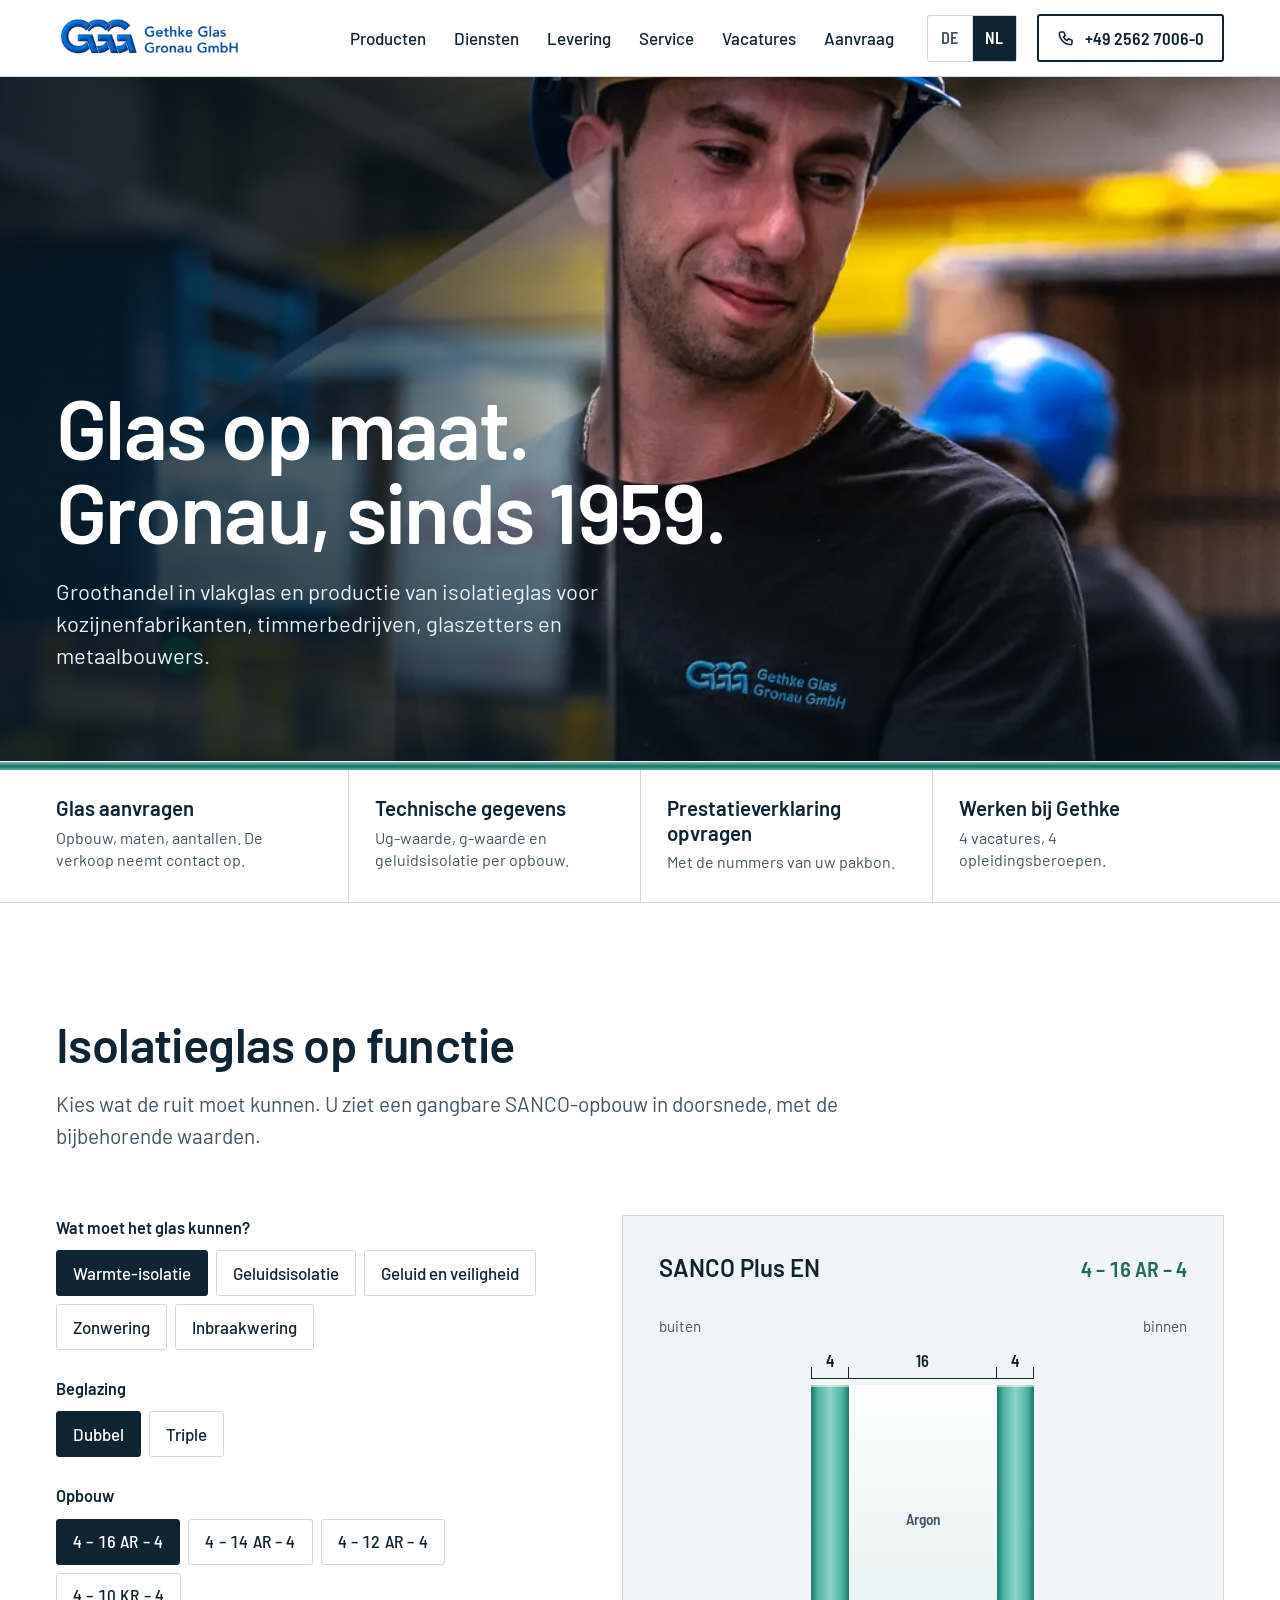
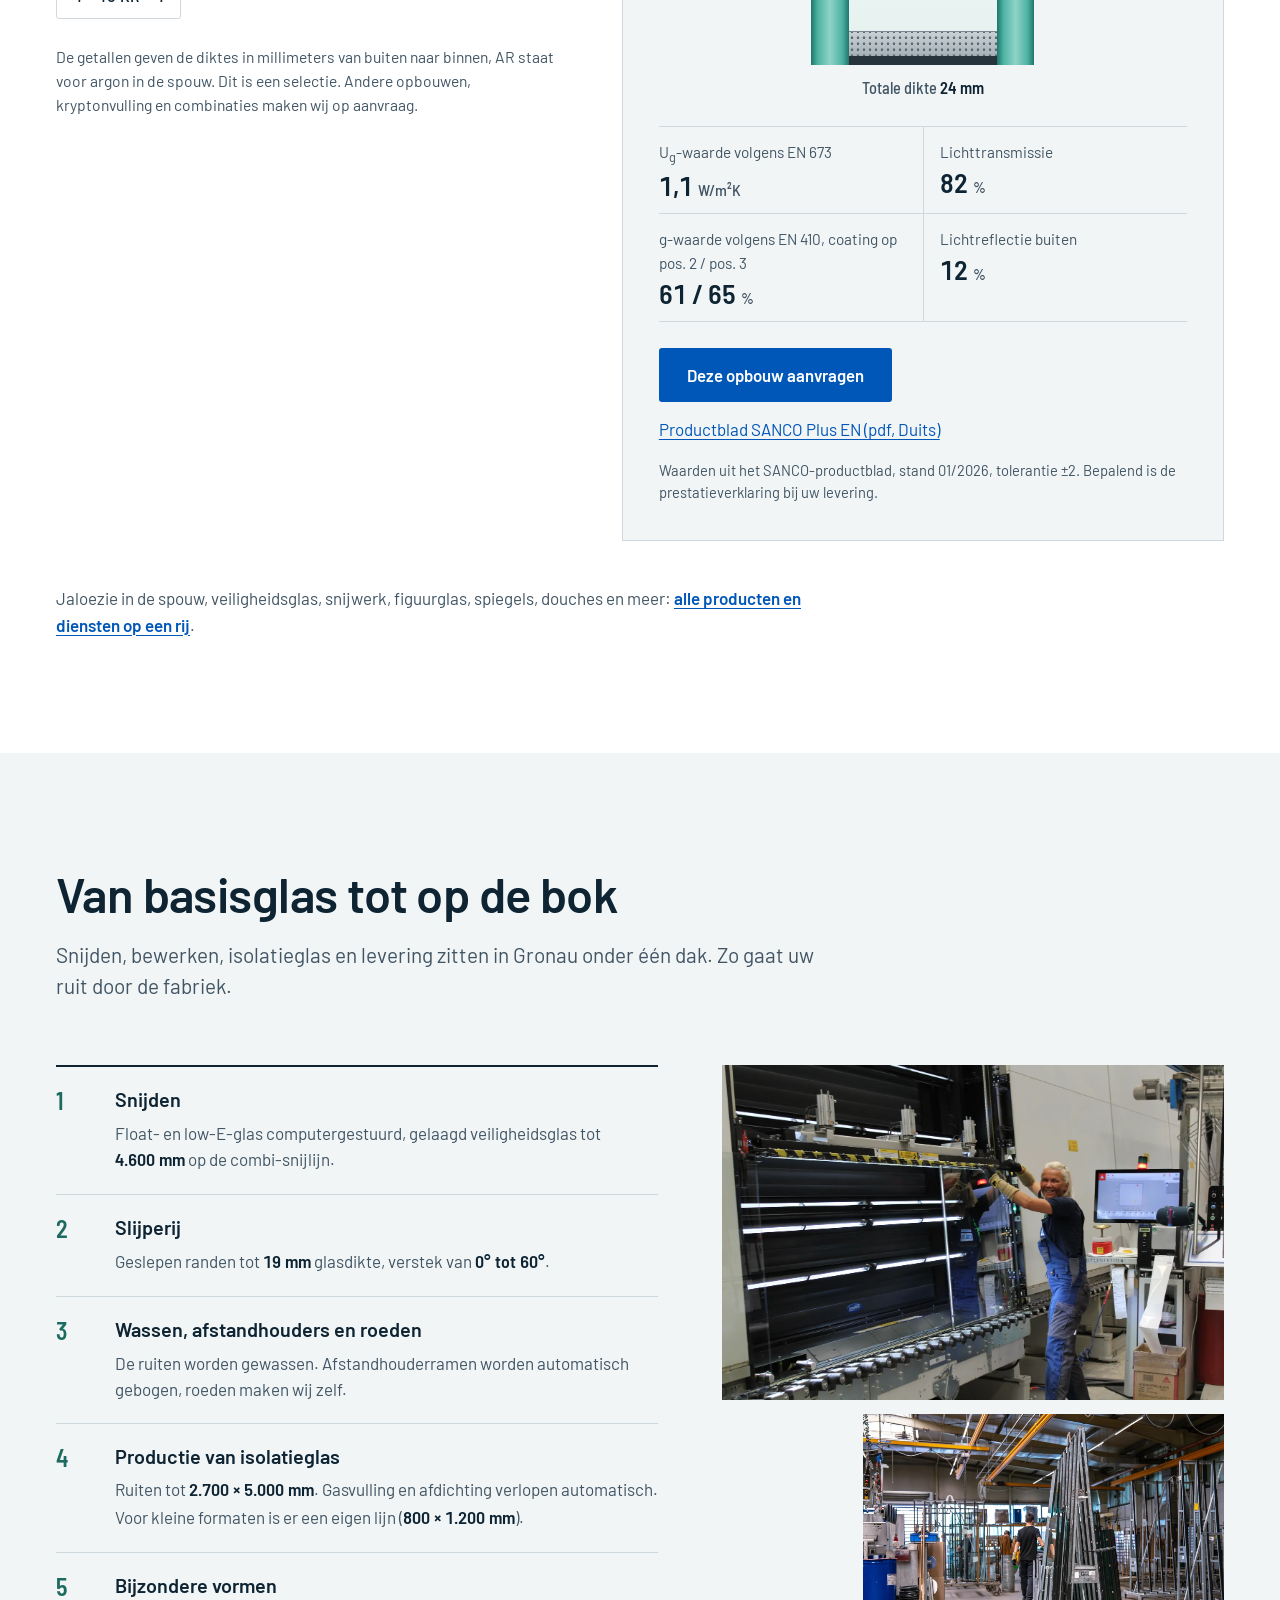
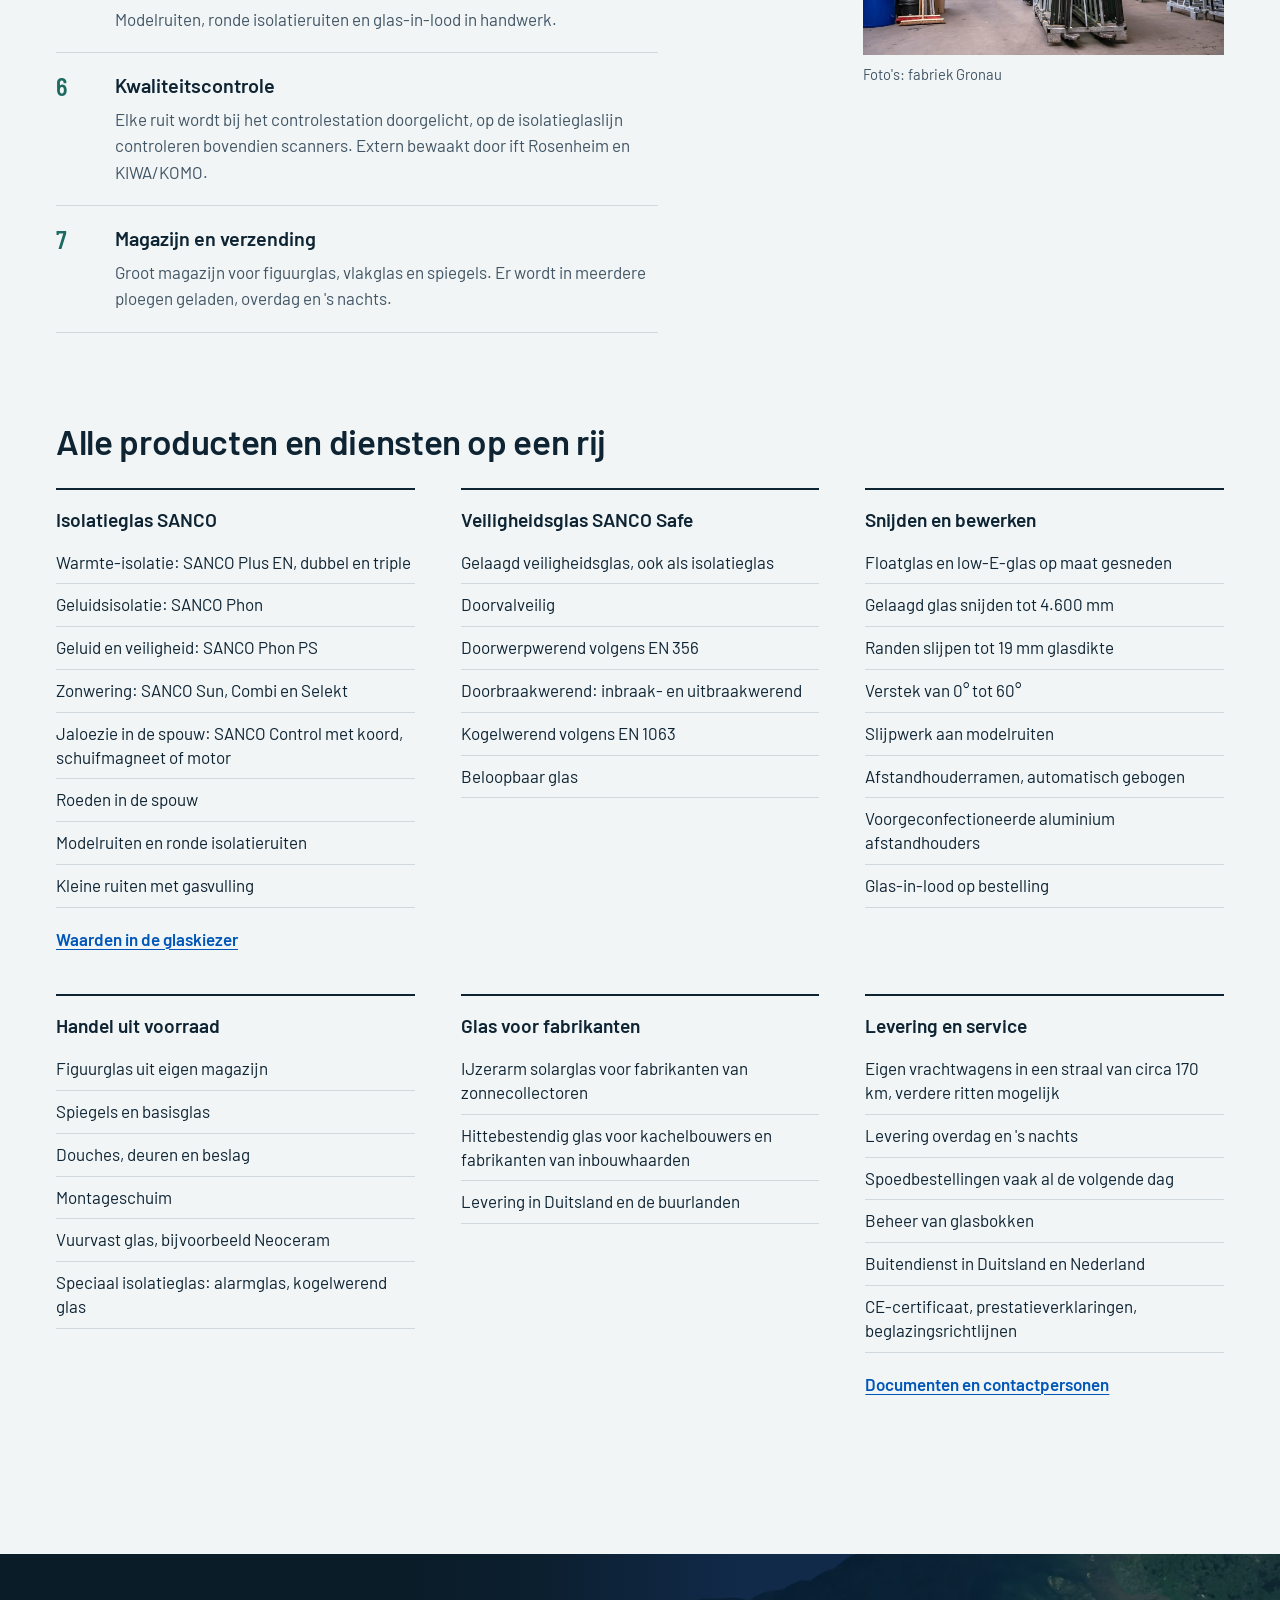
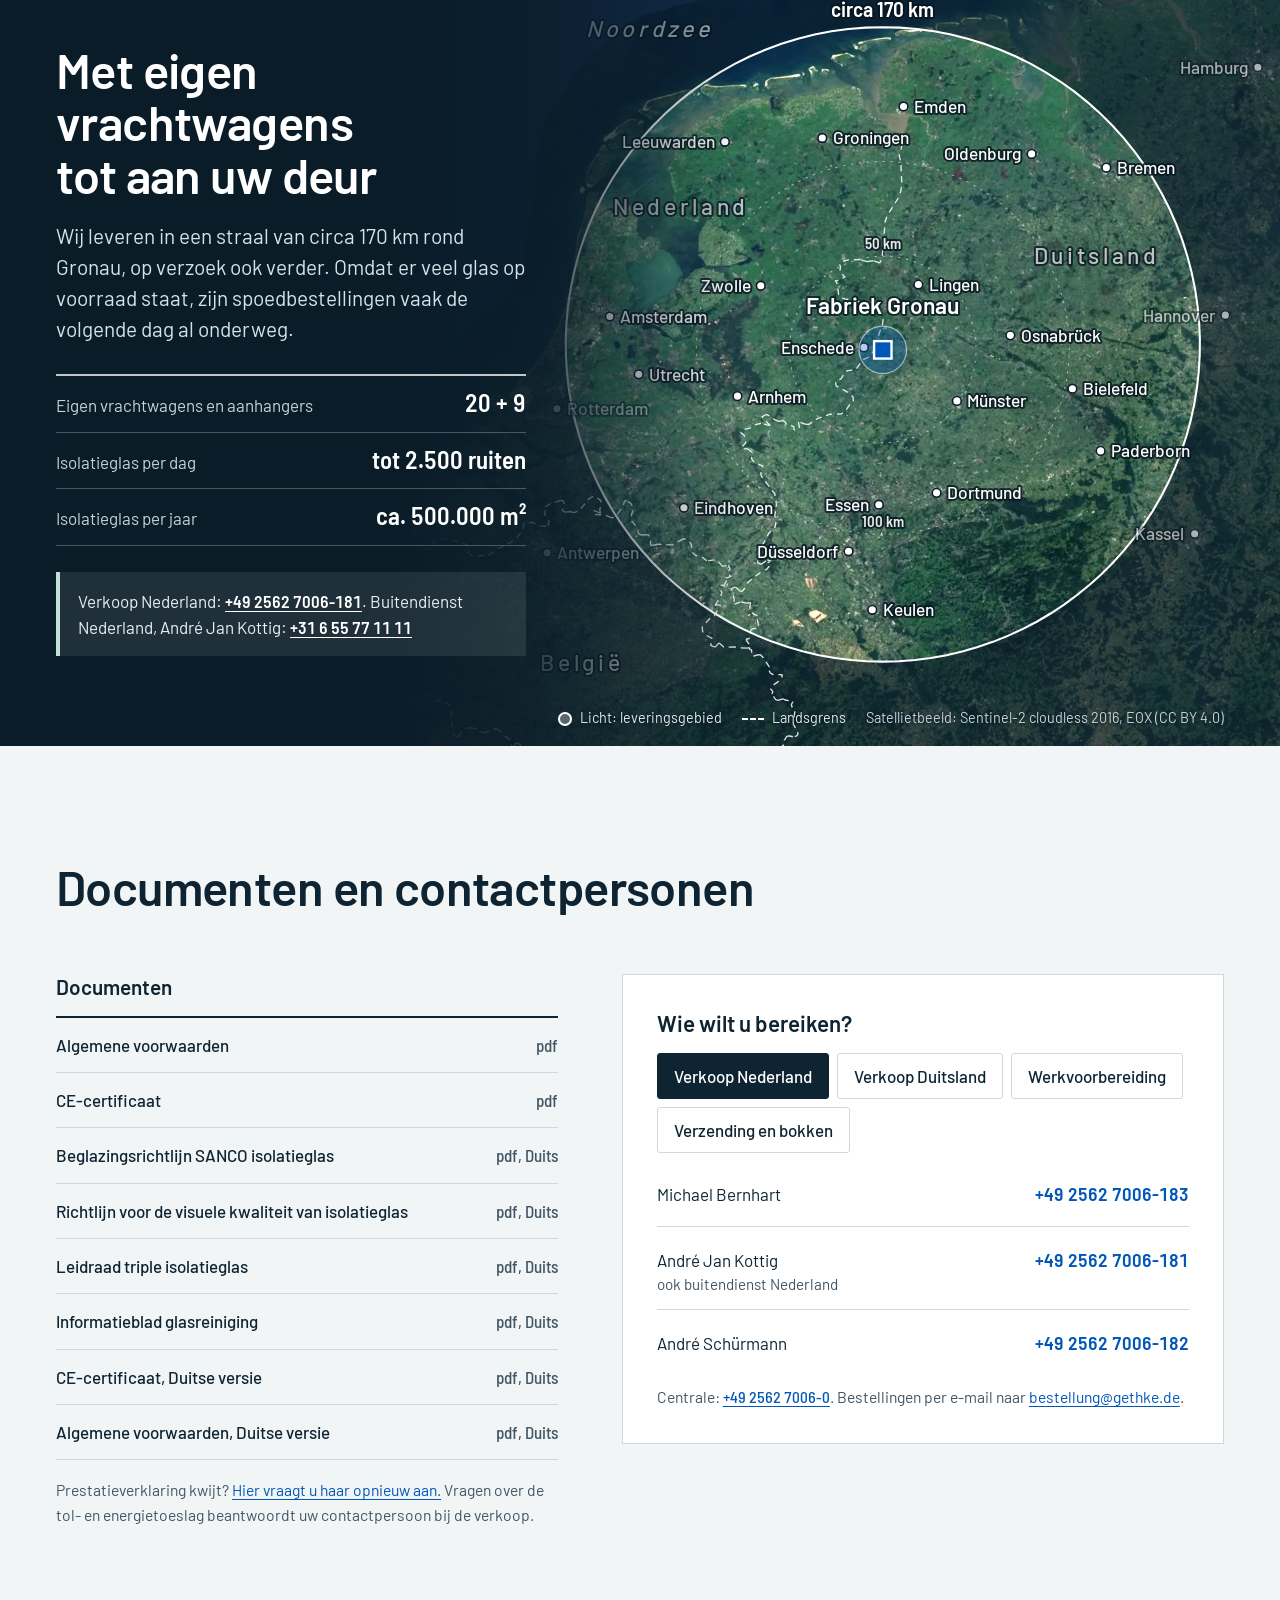
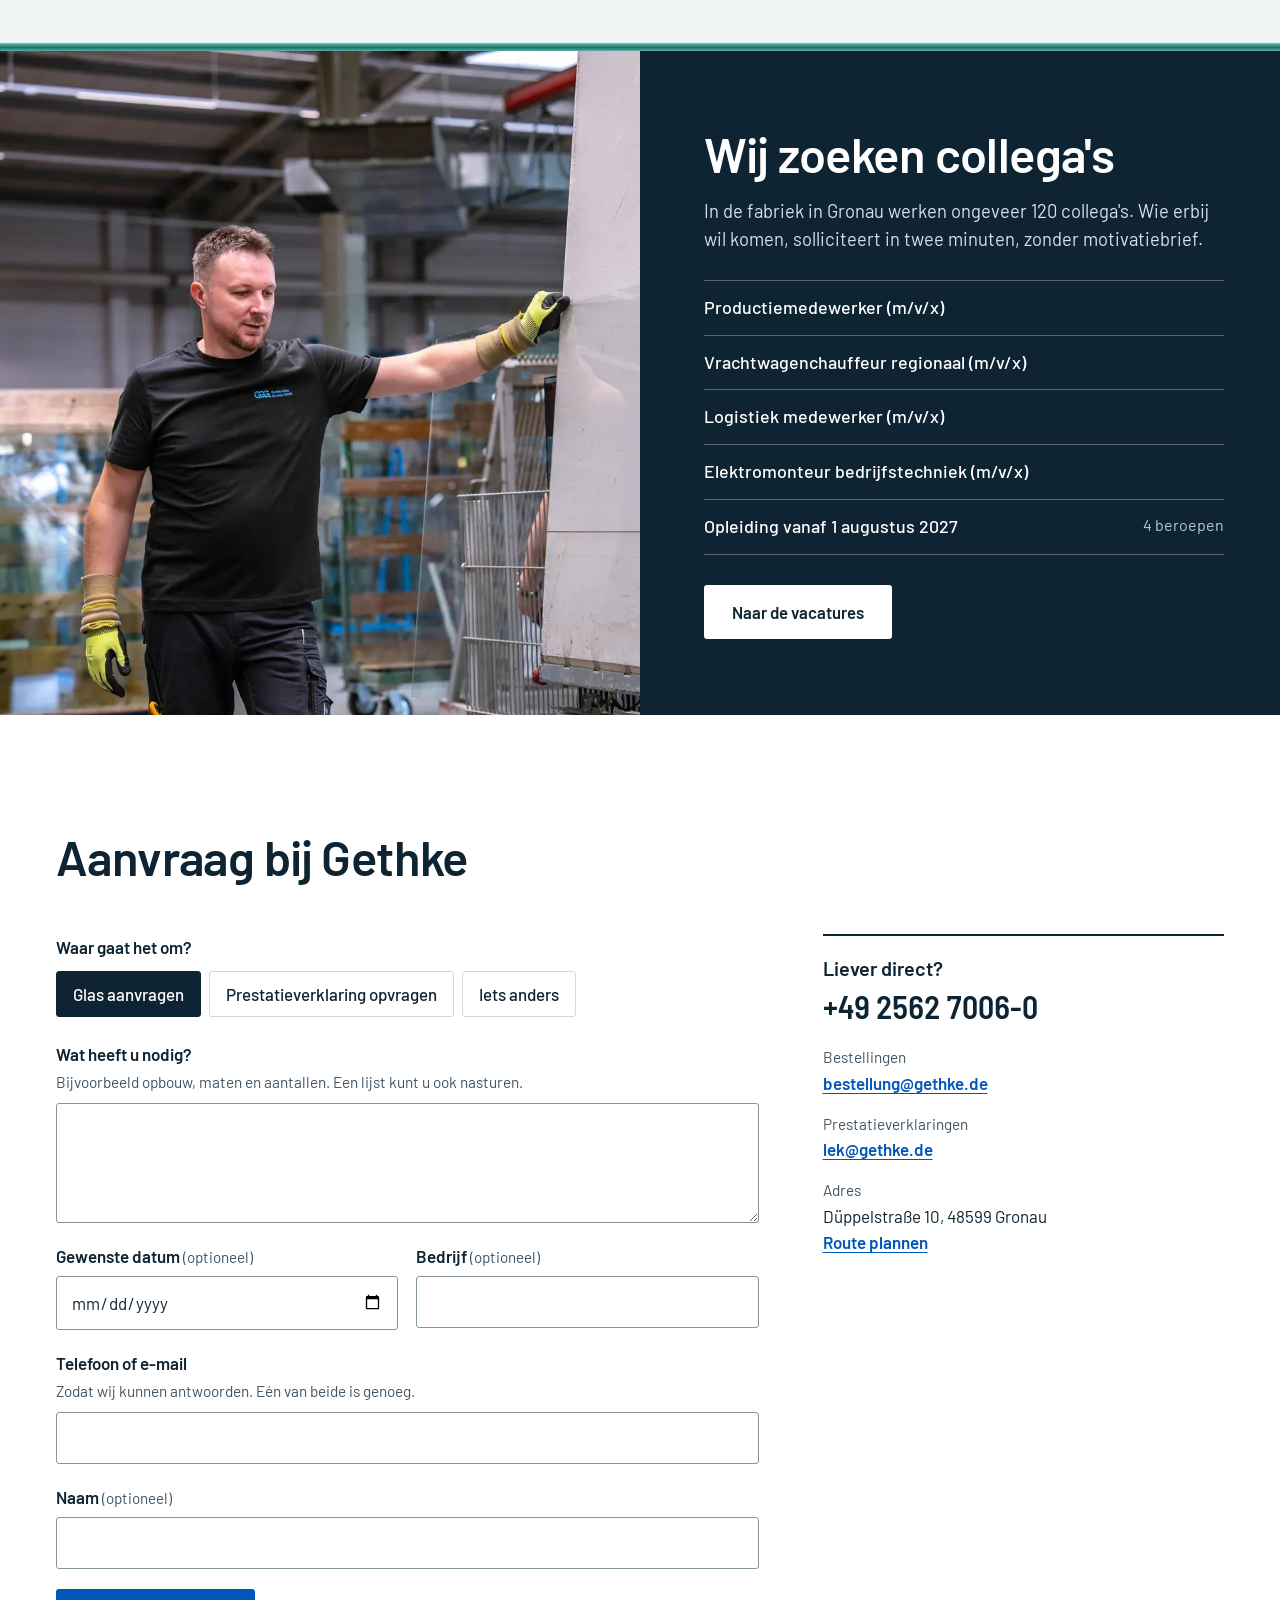
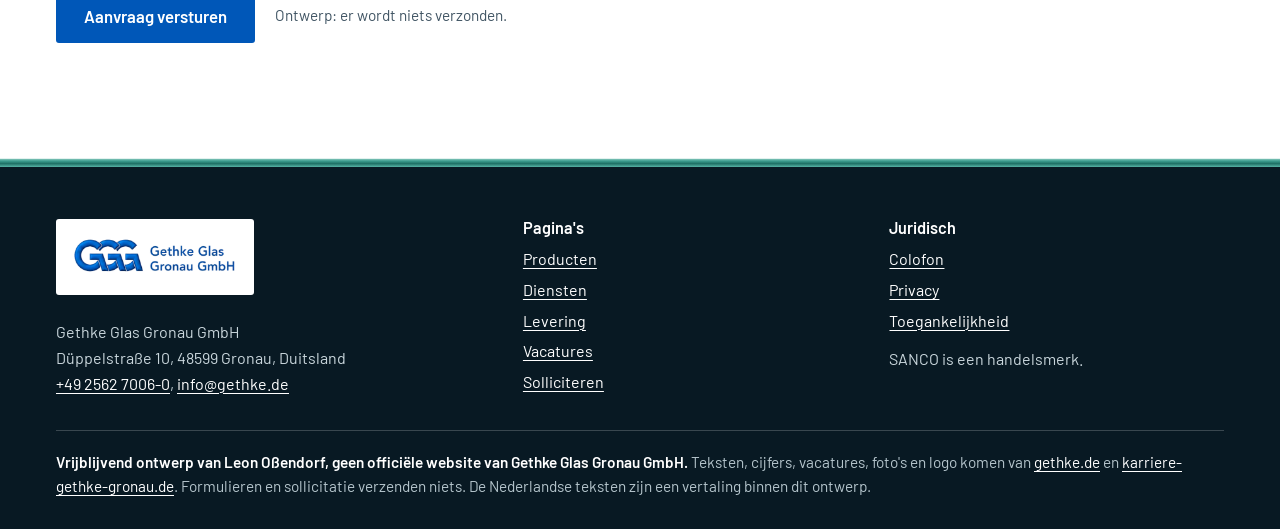
<file: nl/index.html>
<!doctype html>
<html lang="nl-NL">
<head>
<meta charset="utf-8">
<meta name="viewport" content="width=device-width, initial-scale=1">
<meta name="robots" content="noindex,nofollow">
<title>Gethke Glas Gronau: isolatieglas en vlakglas op maat (ontwerp)</title>
<meta name="description" content="Vrijblijvend ontwerp voor Gethke Glas Gronau GmbH: groothandel in vlakglas en productie van isolatieglas in Gronau.">
<link rel="alternate" hreflang="de" href="https://gethke.leonossendorf.de/">
<link rel="alternate" hreflang="nl" href="https://gethke.leonossendorf.de/nl/">
<link rel="preload" href="../fonts/barlow-600.woff2" as="font" type="font/woff2" crossorigin>
<link rel="preload" href="../fonts/barlow-400.woff2" as="font" type="font/woff2" crossorigin>
<link rel="stylesheet" href="../css/site.css?v=3">
<link rel="icon" href="../img/favicon.svg" type="image/svg+xml">
<script>window.STAND="2026-11-10-3";</script>
</head>
<body>
<a class="sprung" href="#inhalt">Naar de inhoud</a>

<header class="kopf">
  <div class="innen kopf__innen">
    <a class="kopf__logo" href="./" aria-label="Gethke Glas Gronau, startpagina"><img src="../img/logo-gethke.png" width="1080" height="350" alt="Gethke Glas Gronau GmbH"></a>
    <div class="sprache" role="group" aria-label="Taal">
      <a href="../" lang="de" hreflang="de"><span class="sr">Deutsch</span><span aria-hidden="true">DE</span></a>
      <a href="./" lang="nl" hreflang="nl" aria-current="true"><span class="sr">Nederlands</span><span aria-hidden="true">NL</span></a>
    </div>
    <button class="kopf__menue" type="button" aria-expanded="false" aria-controls="hauptnav"><span aria-hidden="true"></span><b>Menu</b></button>
    <nav class="kopf__nav" id="hauptnav" aria-label="Hoofdmenu">
      <ul>
        <li><a href="./#produkte">Producten</a></li>
        <li><a href="./#leistung">Diensten</a></li>
        <li><a href="./#lieferung">Levering</a></li>
        <li><a href="./#service">Service</a></li>
        <li><a href="karriere.html">Vacatures</a></li>
        <li><a href="./#anfrage">Aanvraag</a></li>
      </ul>
    </nav>
    <a class="kopf__tel" href="tel:+49256270060" aria-label="Bellen: +49 2562 7006-0">
      <svg viewBox="0 0 24 24" fill="none" stroke="currentColor" stroke-width="2" stroke-linecap="round" stroke-linejoin="round" aria-hidden="true"><path d="M5 4h4l2 5-2.5 1.5a11 11 0 0 0 5 5L15 13l5 2v4a2 2 0 0 1-2 2A16 16 0 0 1 3 6a2 2 0 0 1 2-2z"/></svg>
      <span class="zahl">+49 2562 7006-0</span>
    </a>
  </div>
</header>


<main id="inhalt">

<section class="hero" aria-labelledby="hero-titel">
  <picture class="hero__bild">
    <source media="(max-width:760px)" srcset="../img/werk-glaskante-hoch.webp">
    <img src="../img/werk-glaskante.webp" width="2000" height="1336" alt="Een medewerker met blauwe helm tilt in de fabriek in Gronau een glasplaat van de snijtafel. De rand van de plaat loopt verticaal door het beeld." fetchpriority="high">
  </picture>
  <span class="hero__reflex" aria-hidden="true"></span>
  <div class="innen hero__innen">
    <h1 id="hero-titel"><span>Glas op maat.</span> <span>Gronau, sinds 1959.</span></h1>
    <p>Groothandel in vlakglas en productie van isolatieglas voor kozijnenfabrikanten, timmerbedrijven, glaszetters en metaalbouwers.</p>
  </div>
</section>
<div class="glaskante" aria-hidden="true"></div>

<nav class="wege" aria-label="Snel naar">
  <ul class="innen">
    <li><a href="#anfrage" data-zweck="glas"><strong>Glas aanvragen</strong><span>Opbouw, maten, aantallen. De verkoop neemt contact op.</span></a></li>
    <li><a href="#produkte"><strong>Technische gegevens</strong><span>Ug-waarde, g-waarde en geluidsisolatie per opbouw.</span></a></li>
    <li><a href="#anfrage" data-zweck="le"><strong>Prestatieverklaring opvragen</strong><span>Met de nummers van uw pakbon.</span></a></li>
    <li><a href="karriere.html"><strong>Werken bij Gethke</strong><span>4 vacatures, 4 opleidingsberoepen.</span></a></li>
  </ul>
</nav>

<section class="abschnitt" id="produkte" aria-labelledby="produkte-titel">
  <div class="innen">
    <h2 id="produkte-titel">Isolatieglas op functie</h2>
    <p class="vorspann">Kies wat de ruit moet kunnen. U ziet een gangbare SANCO-opbouw in doorsnede, met de bijbehorende waarden.</p>

    <div class="finder">
      <form class="finder__wahl" id="finder" aria-label="Glasopbouw kiezen">
        <fieldset>
          <legend>Wat moet het glas kunnen?</legend>
          <div class="wahl" id="f-funktion"></div>
        </fieldset>
        <fieldset>
          <legend>Beglazing</legend>
          <div class="wahl" id="f-fach"></div>
        </fieldset>
        <fieldset>
          <legend>Opbouw <small id="f-aufbau-hilfe"></small></legend>
          <div class="wahl wahl--daten" id="f-aufbau"></div>
        </fieldset>
        <p class="finder__hinweis">De getallen geven de diktes in millimeters van buiten naar binnen, AR staat voor argon in de spouw. Dit is een selectie. Andere opbouwen, kryptonvulling en combinaties maken wij op aanvraag.</p>
        <p class="finder__kurz" id="f-kurz"><span><b id="f-kurz-name"></b><span id="f-kurz-wert"></span></span><a href="#aufbau">Doorsnede bekijken</a></p>
        <noscript><p class="finder__hinweis">Zonder JavaScript: de productbladen vindt u verderop bij <a href="#service">Documenten</a>.</p></noscript>
      </form>

      <div class="aufbau" id="aufbau" aria-live="polite">
        <div class="aufbau__titel">
          <h3 id="a-name">SANCO Plus EN</h3>
          <span class="zahl" id="a-formel">4 – 16 AR – 4</span>
        </div>
        <div class="schnitt" role="img" aria-labelledby="a-beschreibung">
          <div class="schnitt__seiten"><span>buiten</span><span>binnen</span></div>
          <div class="schnitt__kette" id="a-kette"></div>
          <div class="schnitt__lagen" id="a-lagen"></div>
          <p class="schnitt__gesamt">Totale dikte <b id="a-dicke">24 mm</b></p>
        </div>
        <p class="sr" id="a-beschreibung"></p>
        <dl class="werte" id="a-werte"></dl>
        <div class="aufbau__fuss">
          <a class="knopf" href="#anfrage" id="a-anfragen" data-zweck="glas">Deze opbouw aanvragen</a>
          <a id="a-pdf" href="https://gethke.de/www.gethke.de/contero/gallery/Downloads/wm_db_002_sanco_plus_en.pdf">Productblad als pdf</a>
        </div>
        <p class="aufbau__quelle" id="a-quelle"></p>
      </div>
    </div>
    <p class="mehr">Jaloezie in de spouw, veiligheidsglas, snijwerk, figuurglas, spiegels, douches en meer: <a href="#alles">alle producten en diensten op een rij</a>.</p>
  </div>
</section>

<section class="abschnitt abschnitt--grau" id="leistung" aria-labelledby="leistung-titel">
  <div class="innen">
    <h2 id="leistung-titel">Van basisglas tot op de bok</h2>
    <p class="vorspann">Snijden, bewerken, isolatieglas en levering zitten in Gronau onder één dak. Zo gaat uw ruit door de fabriek.</p>
    <div class="fertigung">
      <ol class="stationen">
        <li><h3>Snijden</h3><p>Float- en low-E-glas computergestuurd, gelaagd veiligheidsglas tot <b>4.600 mm</b> op de combi-snijlijn.</p></li>
        <li><h3>Slijperij</h3><p>Geslepen randen tot <b>19 mm</b> glasdikte, verstek van <b>0° tot 60°</b>.</p></li>
        <li><h3>Wassen, afstandhouders en roeden</h3><p>De ruiten worden gewassen. Afstandhouderramen worden automatisch gebogen, roeden maken wij zelf.</p></li>
        <li><h3>Productie van isolatieglas</h3><p>Ruiten tot <b>2.700 × 5.000 mm</b>. Gasvulling en afdichting verlopen automatisch. Voor kleine formaten is er een eigen lijn (<b>800 × 1.200 mm</b>).</p></li>
        <li><h3>Bijzondere vormen</h3><p>Modelruiten, ronde isolatieruiten en glas-in-lood in handwerk.</p></li>
        <li><h3>Kwaliteitscontrole</h3><p>Elke ruit wordt bij het controlestation doorgelicht, op de isolatieglaslijn controleren bovendien scanners. Extern bewaakt door ift Rosenheim en KIWA/KOMO.</p></li>
        <li><h3>Magazijn en verzending</h3><p>Groot magazijn voor figuurglas, vlakglas en spiegels. Er wordt in meerdere ploegen geladen, overdag en 's nachts.</p></li>
      </ol>
      <div class="fertigung__bilder">
        <figure>
          <img src="../img/werk-linie.webp" width="1400" height="933" loading="lazy" alt="Een medewerkster voert op de isolatieglaslijn een ruit de pers in.">
        </figure>
        <figure>
          <img src="../img/werk-halle.webp" width="1400" height="933" loading="lazy" alt="Blik in de hal: glasplaten staan klaar op transportbokken.">
          <figcaption>Foto's: fabriek Gronau</figcaption>
        </figure>
      </div>
    </div>

    <div class="alles" id="alles">
      <h3 class="alles__titel">Alle producten en diensten op een rij</h3>
      <div class="alles__gitter">
        <div>
          <h4>Isolatieglas SANCO</h4>
          <ul>
            <li>Warmte-isolatie: SANCO Plus EN, dubbel en triple</li>
            <li>Geluidsisolatie: SANCO Phon</li>
            <li>Geluid en veiligheid: SANCO Phon PS</li>
            <li>Zonwering: SANCO Sun, Combi en Selekt</li>
            <li>Jaloezie in de spouw: SANCO Control met koord, schuifmagneet of motor</li>
            <li>Roeden in de spouw</li>
            <li>Modelruiten en ronde isolatieruiten</li>
            <li>Kleine ruiten met gasvulling</li>
          </ul>
          <a href="#produkte">Waarden in de glaskiezer</a>
        </div>
        <div>
          <h4>Veiligheidsglas SANCO Safe</h4>
          <ul>
            <li>Gelaagd veiligheidsglas, ook als isolatieglas</li>
            <li>Doorvalveilig</li>
            <li>Doorwerpwerend volgens EN 356</li>
            <li>Doorbraakwerend: inbraak- en uitbraakwerend</li>
            <li>Kogelwerend volgens EN 1063</li>
            <li>Beloopbaar glas</li>
          </ul>
        </div>
        <div>
          <h4>Snijden en bewerken</h4>
          <ul>
            <li>Floatglas en low-E-glas op maat gesneden</li>
            <li>Gelaagd glas snijden tot 4.600 mm</li>
            <li>Randen slijpen tot 19 mm glasdikte</li>
            <li>Verstek van 0° tot 60°</li>
            <li>Slijpwerk aan modelruiten</li>
            <li>Afstandhouderramen, automatisch gebogen</li>
            <li>Voorgeconfectioneerde aluminium afstandhouders</li>
            <li>Glas-in-lood op bestelling</li>
          </ul>
        </div>
        <div>
          <h4>Handel uit voorraad</h4>
          <ul>
            <li>Figuurglas uit eigen magazijn</li>
            <li>Spiegels en basisglas</li>
            <li>Douches, deuren en beslag</li>
            <li>Montageschuim</li>
            <li>Vuurvast glas, bijvoorbeeld Neoceram</li>
            <li>Speciaal isolatieglas: alarmglas, kogelwerend glas</li>
          </ul>
        </div>
        <div>
          <h4>Glas voor fabrikanten</h4>
          <ul>
            <li>IJzerarm solarglas voor fabrikanten van zonnecollectoren</li>
            <li>Hittebestendig glas voor kachelbouwers en fabrikanten van inbouwhaarden</li>
            <li>Levering in Duitsland en de buurlanden</li>
          </ul>
        </div>
        <div>
          <h4>Levering en service</h4>
          <ul>
            <li>Eigen vrachtwagens in een straal van circa 170 km, verdere ritten mogelijk</li>
            <li>Levering overdag en 's nachts</li>
            <li>Spoedbestellingen vaak al de volgende dag</li>
            <li>Beheer van glasbokken</li>
            <li>Buitendienst in Duitsland en Nederland</li>
            <li>CE-certificaat, prestatieverklaringen, beglazingsrichtlijnen</li>
          </ul>
          <a href="#service">Documenten en contactpersonen</a>
        </div>
      </div>
    </div>
  </div>
</section>

<section class="lkarte dunkel" id="lieferung" aria-labelledby="lieferung-titel">
  <figure class="lkarte__bild">
    <svg viewBox="0 0 1000 1000" preserveAspectRatio="xMidYMid meet" role="img" aria-labelledby="karte-titel karte-text">
      <title id="karte-titel">Leveringsgebied op het satellietbeeld</title>
      <desc id="karte-text">Satellietbeeld van Noordwest-Duitsland en Nederland. Licht gemarkeerd is de straal van circa 170 kilometer rond de fabriek in Gronau, direct aan de Nederlandse grens. In het leveringsgebied liggen onder meer Enschede, Zwolle, Groningen, Arnhem, Utrecht, Amsterdam en Eindhoven en ook Münster, Osnabrück, Dortmund, Düsseldorf, Keulen, Bielefeld, Oldenburg en Bremen. Net daarbuiten liggen Rotterdam, Hannover en Kassel.</desc>
<image href="../img/karte-satellit.webp" x="-500" y="-200" width="1900" height="1400" preserveAspectRatio="none"/>
<path class="k-aussen" fill-rule="evenodd" d="M-500 -200H1400V1200H-500Z M500.0 92.5 L521.7 93.0 L543.4 94.8 L564.9 97.7 L586.2 101.8 L607.2 107.1 L628.0 113.4 L648.3 120.9 L668.2 129.5 L687.6 139.1 L706.4 149.7 L724.6 161.4 L742.1 173.9 L758.9 187.4 L775.0 201.8 L790.2 217.0 L804.6 232.9 L818.0 249.6 L830.6 266.9 L842.2 284.9 L852.8 303.4 L862.4 322.4 L870.9 341.9 L878.4 361.8 L884.8 382.0 L890.1 402.4 L894.4 423.1 L897.5 444.0 L899.5 464.9 L900.5 485.9 L900.3 506.9 L899.0 527.8 L896.7 548.5 L893.3 569.1 L888.8 589.4 L883.3 609.5 L876.7 629.2 L869.2 648.5 L860.7 667.3 L851.2 685.7 L840.9 703.5 L829.6 720.7 L817.5 737.4 L804.6 753.3 L790.9 768.5 L776.4 783.1 L761.3 796.8 L745.4 809.7 L729.0 821.8 L712.0 833.0 L694.4 843.4 L676.4 852.8 L657.9 861.3 L639.1 868.8 L619.8 875.4 L600.3 881.0 L580.6 885.6 L560.6 889.1 L540.5 891.7 L520.3 893.2 L500.0 893.8 L479.7 893.2 L459.5 891.7 L439.4 889.1 L419.4 885.6 L399.7 881.0 L380.2 875.4 L360.9 868.8 L342.1 861.3 L323.6 852.8 L305.6 843.4 L288.0 833.0 L271.0 821.8 L254.6 809.7 L238.7 796.8 L223.6 783.1 L209.1 768.5 L195.4 753.3 L182.5 737.4 L170.4 720.7 L159.1 703.5 L148.8 685.7 L139.3 667.3 L130.8 648.5 L123.3 629.2 L116.7 609.5 L111.2 589.4 L106.7 569.1 L103.3 548.5 L101.0 527.8 L99.7 506.9 L99.5 485.9 L100.5 464.9 L102.5 444.0 L105.6 423.1 L109.9 402.4 L115.2 382.0 L121.6 361.8 L129.1 341.9 L137.6 322.4 L147.2 303.4 L157.8 284.9 L169.4 266.9 L182.0 249.6 L195.4 232.9 L209.8 217.0 L225.0 201.8 L241.1 187.4 L257.9 173.9 L275.4 161.4 L293.6 149.7 L312.4 139.1 L331.8 129.5 L351.7 120.9 L372.0 113.4 L392.8 107.1 L413.8 101.8 L435.1 97.7 L456.6 94.8 L478.3 93.0Z"/>
<path class="k-grenze" d="M884.3 -202.4 L884.3 -202.4M909.7 -217.6 L911.2 -214.6 L916.6 -210.0 L923.1 -207.2 L936.2 -204.9 L956.2 -208.1 L962.4 -206.2 L980.8 -190.6M1404.6 966.1 L1406.7 965.9 L1408.5 964.1 L1414.1 956.6 L1419.3 955.5M1396.0 964.5 L1404.6 966.1M1369.9 979.5 L1371.9 972.2 L1377.5 967.3 L1384.0 965.4 L1396.0 964.5M1368.5 979.4 L1369.9 979.5M1343.8 1024.6 L1346.1 1023.0 L1344.7 1014.9 L1345.2 1010.5 L1349.2 1004.0 L1349.6 1000.1 L1354.6 994.9 L1359.5 985.9 L1368.5 979.4M1307.8 985.9 L1319.6 986.7 L1322.7 988.9 L1324.2 997.5 L1328.3 999.8 L1334.1 1000.6 L1334.5 1002.6 L1332.5 1006.0 L1336.4 1010.4 L1339.5 1021.7 L1341.1 1024.2 L1343.8 1024.6M1359.5 1066.6 L1335.2 1053.6 L1334.4 1047.2 L1332.9 1044.7 L1325.8 1039.1 L1324.4 1035.3 L1325.4 1025.9 L1323.7 1019.1 L1318.0 1012.0 L1310.1 1007.0 L1308.4 1004.0 L1313.1 998.8 L1313.4 995.5 L1312.8 992.0 L1307.8 985.9M1373.1 1107.9 L1377.9 1097.2 L1379.7 1088.5 L1378.7 1086.7 L1369.9 1082.0 L1371.2 1075.9 L1370.8 1072.2 L1368.1 1069.7 L1362.2 1069.0 L1359.7 1066.6M1359.7 1066.6 L1359.5 1066.6M1369.9 1106.9 L1373.1 1107.9M1392.7 1185.9 L1389.2 1183.5 L1386.9 1179.4 L1383.4 1165.4 L1376.2 1159.4 L1377.1 1156.8 L1375.4 1155.9 L1376.7 1152.9 L1376.6 1149.6 L1375.3 1146.9 L1367.7 1143.2 L1363.0 1139.4 L1357.2 1128.8 L1359.1 1125.1 L1365.7 1122.3 L1368.3 1119.7 L1369.9 1106.9M1412.7 1215.9 L1409.5 1212.5 L1398.9 1206.4 L1397.1 1202.9 L1395.6 1186.6 L1394.4 1185.6M1394.4 1185.6 L1392.7 1185.9M348.8 1049.0 L351.5 1034.7M358.6 1079.2 L351.4 1063.7 L350.9 1055.7 L348.1 1052.7 L349.8 1048.9M349.8 1048.9 L348.8 1049.0M382.5 1106.1 L381.2 1106.0 L378.6 1099.5 L370.8 1095.5 L368.3 1093.0 L360.3 1075.7M360.3 1075.7 L358.6 1079.2M399.1 1113.3 L396.3 1112.5 L389.0 1106.4 L384.9 1104.6M384.9 1104.6 L382.5 1106.1M413.3 1115.7 L406.8 1113.3M406.8 1113.3 L399.1 1113.3M413.2 1115.7 L413.3 1115.7M412.8 1136.5 L410.5 1131.1 L410.6 1128.9 L412.2 1127.5 L413.2 1115.7M411.4 1135.9 L412.8 1136.5M388.0 1200.0 L387.5 1190.7 L389.8 1169.8 L399.7 1154.6 L399.5 1152.9 L397.2 1150.5 L399.7 1147.0 L411.5 1139.3 L410.1 1137.5 L411.4 1135.9M-225.7 790.1 L-223.2 796.0 L-220.0 812.2 L-211.8 822.4 L-211.3 827.4 L-216.8 835.0 L-213.7 846.2 L-215.3 851.8 L-212.1 854.5 L-209.8 859.2 L-205.0 860.3M-202.0 859.8 L-198.4 861.1 L-196.0 866.2 L-190.0 871.9 L-186.1 880.3 L-183.2 882.8 L-167.1 889.6M-205.0 860.3 L-202.0 859.8M-132.3 867.4 L-128.2 868.7 L-125.5 871.3 L-118.6 884.9 L-117.3 886.4 L-112.9 887.4 L-111.6 889.8 L-109.8 895.8 L-112.0 900.0 L-106.5 921.6 L-105.4 932.5 L-100.8 937.4 L-91.0 941.9M-167.1 889.6 L-165.0 887.9 L-157.2 876.4 L-153.5 874.1 L-132.3 867.4M-72.3 934.3 L-69.0 936.3 L-70.8 941.2 L-68.8 942.6 L-54.8 943.5 L-48.1 948.3 L-45.5 953.0 L-42.7 984.8 L-37.1 990.1M-91.0 941.9 L-80.0 938.8 L-74.6 934.5 L-72.3 934.3M-20.7 977.5 L-14.1 978.3 L-5.1 983.3M-35.9 988.6 L-29.9 978.8 L-20.7 977.5M12.1 978.6 L15.2 980.1 L20.6 986.0 L27.3 991.0 L31.7 1000.4 L34.6 1001.8M-5.1 983.3 L-1.5 983.3 L8.7 979.0 L12.1 978.6M-36.2 988.3 L-35.9 988.6M-37.1 990.1 L-36.2 988.3M37.7 996.5 L41.3 998.3 L44.3 1001.7 L43.9 1004.3 L38.5 1009.1 L36.1 1013.6 L32.2 1028.2 L31.8 1032.8 L34.0 1033.9M34.6 1001.8 L35.8 1000.6 L35.7 997.3 L37.7 996.5M142.5 1024.5 L143.2 1028.2 L145.0 1028.9M81.4 1081.7 L86.2 1080.9 L108.6 1069.8 L117.0 1067.5 L119.6 1060.7 L120.8 1052.7 L119.7 1048.3 L121.0 1043.8 L138.2 1026.5 L142.5 1024.5M150.0 1027.9 L151.5 1029.9 L150.1 1043.8M145.0 1028.9 L150.0 1027.9M39.0 1032.2 L40.6 1033.0 L45.3 1049.8 L37.7 1054.4 L33.6 1058.6 L32.2 1063.4 L34.0 1071.2M34.0 1033.9 L39.0 1032.2M150.1 1043.8 L148.4 1041.9M148.4 1041.9 L147.4 1042.1 L144.4 1048.8 L144.3 1055.8 L137.4 1075.2 L139.5 1078.7 L147.1 1081.8 L149.6 1086.4 L149.5 1091.8 L145.6 1101.5 L147.9 1106.8 L147.9 1116.1 L149.3 1118.0 L153.5 1118.6M34.0 1071.2 L32.7 1071.1M32.7 1071.1 L43.9 1076.5M56.1 1074.8 L81.4 1081.7M43.9 1076.5 L56.1 1074.8M167.4 1115.4 L176.3 1122.9 L185.2 1126.4 L194.0 1138.2 L199.3 1142.7 L203.0 1143.8M153.5 1118.6 L167.4 1115.4M213.7 1141.6 L220.2 1148.8 L221.3 1152.5 L219.2 1154.2 L219.1 1160.0 L222.6 1161.5M203.0 1143.8 L213.7 1141.6M225.8 1157.9 L233.6 1161.0 L236.6 1163.7 L244.4 1177.7 L244.3 1187.1 L245.3 1189.3 L248.8 1190.2M222.6 1161.5 L225.8 1157.9M291.9 1176.8 L299.0 1179.7M286.1 1181.3 L291.9 1176.8M275.6 1178.2 L286.1 1181.3M266.4 1185.9 L268.8 1185.6 L271.6 1180.2 L275.6 1178.2M260.0 1183.2 L266.4 1185.9M248.8 1190.2 L260.0 1183.2M338.8 1027.7 L334.9 1026.4 L332.3 1021.0M332.3 1021.0 L329.9 1023.0 L326.4 1023.4 L323.1 1032.7 L312.1 1040.6 L310.8 1047.9 L306.5 1053.0 L306.3 1060.2 L300.9 1064.2 L300.7 1067.6 L302.5 1070.4 L300.8 1073.8 L294.7 1078.1 L287.5 1091.9 L286.8 1094.3 L292.3 1097.9 L293.8 1100.2M351.5 1034.7 L349.1 1033.6 L348.2 1027.0 L346.1 1025.0M346.1 1025.0 L342.4 1027.1 L338.8 1027.7M293.8 1100.2 L289.6 1099.7M289.6 1099.7 L288.8 1103.4 L290.3 1104.8 L288.4 1106.1 L287.7 1108.5 L288.9 1114.6 L290.6 1117.4 L293.9 1118.5 L297.0 1121.4 L300.8 1128.8 L301.4 1134.1 L306.5 1136.3M307.5 1135.9 L308.6 1136.0 L309.7 1139.4 L307.3 1146.0 L307.8 1147.8 L313.3 1150.0 L314.2 1153.5 L305.3 1168.5 L308.0 1170.0 L306.5 1173.9 L302.8 1177.9 L299.0 1179.7M306.5 1136.3 L307.5 1135.9M389.4 1200.2 L388.0 1200.0M326.3 1203.5 L324.1 1196.4 L321.1 1193.4 L306.8 1189.0 L299.0 1179.7M388.0 1200.0 L384.8 1199.7 L380.5 1197.4 L372.6 1191.4 L363.7 1189.2M363.7 1189.2 L354.4 1190.2 L355.5 1192.5 L349.8 1193.3 L348.6 1197.8 L346.7 1198.5 L345.1 1200.9 L326.3 1203.5M845.4 -213.5 L848.1 -211.2 L850.4 -201.1 L853.3 -200.0 L865.0 -199.9M875.9 -204.9 L879.1 -201.8 L881.9 -201.5M865.0 -199.9 L875.9 -204.9M881.9 -201.5 L884.3 -202.4M524.3 225.4 L524.5 241.5 L520.7 254.2 L522.8 262.8 L524.0 291.5 L522.6 300.0 L519.1 308.9 L505.9 329.7 L503.0 337.8 L499.0 384.6 L496.1 390.3M480.0 388.6 L471.5 386.0M471.5 386.0 L456.3 386.3 L450.9 388.0 L445.2 392.1 L446.6 394.8 L445.6 401.6 L452.0 407.8 L443.1 412.3 L440.4 412.5 L442.4 416.7 L444.2 430.0 L447.3 433.7 L451.6 435.7 L464.3 437.5 L477.1 441.5M496.1 390.3 L487.9 387.4M487.9 387.4 L480.0 388.6M488.8 436.3 L498.6 452.3 L500.8 459.0 L499.5 468.6 L495.1 480.1 L495.0 484.9 L497.8 493.0 L497.3 494.3 L490.2 498.7 L484.7 506.9 L481.5 509.7 L474.6 512.7 L465.9 525.1 L455.5 526.3 L452.9 527.8 L446.8 537.1 L441.7 538.8 L440.6 541.6 L440.9 545.5 L457.5 554.3 L462.5 559.9 L462.7 564.9 L459.4 567.3 L452.0 578.5 L447.6 580.8 L433.4 581.3 L417.4 586.8 L406.9 594.1 L403.6 594.1M477.1 441.5 L485.3 440.0 L488.8 436.3M368.7 590.4 L363.3 588.2 L358.2 584.0 L353.0 581.5M353.0 581.5 L347.5 584.5 L357.7 595.7M388.0 601.2 L387.5 597.1 L384.9 595.6 L378.7 594.7 L376.2 590.6 L373.7 589.3M373.7 589.3 L368.7 590.4M403.6 594.1 L393.3 591.0M393.3 591.0 L394.6 596.9 L394.0 599.5 L388.0 601.2M357.7 595.7 L346.1 592.7M346.1 592.7 L339.5 594.5 L333.9 598.2 L324.3 600.7 L321.6 602.6 L321.0 604.9 L324.7 607.7 L326.8 612.7 L326.6 618.0 L323.0 621.5 L322.9 624.3 L324.4 625.0M329.1 624.8 L336.1 630.1 L334.0 637.4 L337.6 642.1 L348.5 646.9 L345.8 656.4 L346.5 659.6 L363.6 681.8 L365.6 695.0 L363.5 710.3 L365.9 713.2 L363.7 724.3 L356.3 731.0 L348.1 746.3 L343.1 753.2 L341.7 758.3 L341.2 764.1 L342.4 768.8 L346.1 770.9M324.4 625.0 L329.1 624.8M354.1 765.4 L357.8 766.7 L352.9 770.4 L356.2 773.6 L353.8 776.7 L344.7 781.7 L329.9 793.4 L324.6 802.4 L322.6 804.6 L319.7 804.9M346.1 770.9 L354.1 765.4M319.7 804.9 L313.4 799.2M313.4 799.2 L308.9 801.6 L312.3 814.9 L312.5 821.3M321.0 818.2 L327.4 819.9M312.5 821.3 L321.0 818.2M333.2 819.2 L331.9 824.8 L332.6 830.5 L337.6 834.2 L342.8 836.0 L341.4 840.1 L342.7 847.4 L339.9 852.1M327.4 819.9 L333.2 819.2M339.9 852.1 L336.3 851.8M336.3 851.8 L334.1 853.1 L332.7 855.6 L333.2 860.2 L332.3 863.2 L330.0 865.3M330.0 865.3 L327.6 864.7M327.6 864.7 L328.3 868.0 L332.1 872.8 L331.8 876.1M331.8 876.1 L331.7 877.9 L334.3 879.3 L334.4 886.6 L336.6 886.8M342.9 885.1 L345.6 885.3 L348.7 888.4 L358.5 903.4 L356.3 904.7 L358.2 908.4 L361.5 910.1 L372.6 910.4 L372.9 911.9 L370.0 917.3 L361.3 923.7 L358.4 928.3 L361.1 931.7 L360.0 934.8 L363.2 935.5 L361.9 937.6 L364.6 941.7 L367.4 942.8M336.6 886.8 L342.9 885.1M373.6 940.7 L376.8 942.3 L386.7 944.1 L384.5 947.9 L385.8 952.7 L389.0 956.1 L386.8 972.5 L392.4 982.3 L392.7 985.8 L390.7 987.9 L386.4 988.7M367.4 942.8 L373.6 940.7M386.4 988.7 L380.7 987.4M380.7 987.4 L378.5 988.7 L375.8 993.1 L376.2 997.8 L373.3 1000.5 L363.0 1004.0 L356.2 1011.2 L358.3 1013.6 L359.1 1019.3 L356.9 1022.5 L352.4 1023.6 L351.2 1028.4 L353.4 1031.3 L351.5 1034.7M-76.1 752.2 L-81.2 751.6 L-86.1 749.4 L-90.0 745.1 L-92.2 738.6 L-91.5 726.3 L-92.8 716.4M47.1 718.2 L45.0 727.8 L38.6 736.5 L30.7 742.8 L10.8 752.8 L3.5 758.6 L-0.1 759.7 L-19.1 760.0M-19.1 760.0 L-23.5 756.3 L-24.3 747.4 L-27.4 745.4 L-51.1 738.2M-51.1 738.2 L-66.4 740.6 L-68.1 742.4 L-68.5 751.0 L-76.1 752.2M143.6 706.5 L142.5 702.0 L144.2 694.4 L143.8 690.5 L139.5 686.6 L134.2 685.2M134.2 685.2 L128.9 688.0 L116.5 703.3 L110.2 705.5M100.5 705.0 L98.4 704.8 L95.3 702.6 L97.2 692.6 L95.9 690.5 L93.9 690.1M93.9 690.1 L80.5 694.0 L72.1 699.0 L74.1 701.1 L72.6 707.5 L78.4 716.7 L77.6 721.1 L74.5 722.8M194.6 733.8 L191.8 732.3 L188.5 722.7 L183.0 716.5 L182.0 714.1 L182.6 708.5 L184.9 700.1 L181.8 694.0 L176.5 690.2M176.5 690.2 L174.0 690.9 L171.4 698.0 L165.2 707.2 L161.2 711.1 L157.7 712.1M136.6 703.2 L143.6 706.5M157.7 712.1 L148.5 708.4 L137.3 708.0 L133.9 706.6 L134.8 703.5 L136.6 703.2M110.2 705.5 L105.1 704.2M105.1 704.2 L100.5 705.0M74.5 722.8 L67.1 722.3 L58.1 718.0 L53.5 717.9M209.5 747.0 L206.7 746.3 L206.6 737.2 L203.8 733.6 L200.8 733.3M200.8 733.3 L194.6 733.8M277.9 766.7 L272.4 762.1 L263.3 759.4 L259.6 756.2 L258.0 745.4 L255.0 741.5 L251.3 739.2 L247.8 738.8M247.8 738.8 L234.5 746.3M234.5 746.3 L215.5 745.5M215.5 745.5 L209.5 747.0M297.5 773.5 L292.0 767.1 L287.3 765.3M287.3 765.3 L277.9 766.7M303.0 788.0 L307.9 786.1 L304.2 782.1 L304.7 779.2 L307.0 777.0 L306.6 775.7 L305.2 772.5 L302.4 772.3M302.4 772.3 L297.5 773.5M301.3 787.8 L303.0 788.0M299.1 798.4 L302.4 791.5 L301.3 787.8M297.2 796.8 L299.1 798.4M288.0 822.8 L294.4 812.7 L296.9 806.5 L294.7 803.5 L295.9 797.6 L297.2 796.8M287.2 875.3 L282.6 873.3 L284.5 864.5 L274.9 859.5 L272.3 855.7 L272.0 850.0 L283.6 837.0 L288.0 835.0 L294.7 822.8 L291.6 821.8M291.6 821.8 L288.0 822.8M299.4 875.5 L292.9 870.1M292.9 870.1 L288.9 875.0 L287.2 875.3M328.5 876.7 L316.9 876.3 L313.3 875.2M313.3 875.2 L299.4 875.5M331.8 876.1 L328.5 876.7M395.5 1197.2 L412.0 1204.9 L414.7 1207.6 L417.0 1214.8M389.4 1200.2 L395.5 1197.2"/>
<path class="k-ring" d="M500.0 381.6 L506.2 381.8 L512.4 382.3 L518.6 383.1 L524.7 384.2 L530.8 385.7 L536.7 387.5 L542.6 389.6 L548.4 392.0 L554.0 394.7 L559.4 397.7 L564.7 401.0 L569.8 404.5 L574.7 408.3 L579.4 412.4 L583.9 416.7 L588.1 421.3 L592.1 426.0 L595.9 431.0 L599.3 436.1 L602.5 441.4 L605.4 446.9 L608.0 452.5 L610.4 458.2 L612.4 464.1 L614.1 470.0 L615.4 476.1 L616.5 482.1 L617.3 488.3 L617.7 494.4 L617.8 500.6 L617.6 506.8 L617.0 512.9 L616.1 519.0 L615.0 525.0 L613.5 531.0 L611.7 536.9 L609.6 542.6 L607.2 548.3 L604.5 553.8 L601.5 559.2 L598.2 564.4 L594.7 569.4 L591.0 574.2 L586.9 578.9 L582.7 583.3 L578.2 587.5 L573.5 591.4 L568.7 595.1 L563.6 598.5 L558.4 601.7 L553.0 604.6 L547.5 607.2 L541.8 609.5 L536.0 611.5 L530.2 613.3 L524.2 614.7 L518.2 615.8 L512.2 616.6 L506.1 617.0 L500.0 617.2 L493.9 617.0 L487.8 616.6 L481.8 615.8 L475.8 614.7 L469.8 613.3 L464.0 611.5 L458.2 609.5 L452.5 607.2 L447.0 604.6 L441.6 601.7 L436.4 598.5 L431.3 595.1 L426.5 591.4 L421.8 587.5 L417.3 583.3 L413.1 578.9 L409.0 574.2 L405.3 569.4 L401.8 564.4 L398.5 559.2 L395.5 553.8 L392.8 548.3 L390.4 542.6 L388.3 536.9 L386.5 531.0 L385.0 525.0 L383.9 519.0 L383.0 512.9 L382.4 506.8 L382.2 500.6 L382.3 494.4 L382.7 488.3 L383.5 482.1 L384.6 476.1 L385.9 470.0 L387.6 464.1 L389.6 458.2 L392.0 452.5 L394.6 446.9 L397.5 441.4 L400.7 436.1 L404.1 431.0 L407.9 426.0 L411.9 421.3 L416.1 416.7 L420.6 412.4 L425.3 408.3 L430.2 404.5 L435.3 401.0 L440.6 397.7 L446.0 394.7 L451.6 392.0 L457.4 389.6 L463.3 387.5 L469.2 385.7 L475.3 384.2 L481.4 383.1 L487.6 382.3 L493.8 381.8Z"/>
<text class="k-km" x="500" y="373" text-anchor="middle">50 km</text>
<path class="k-ring" d="M500.0 262.0 L512.6 262.4 L525.1 263.4 L537.6 265.0 L550.0 267.4 L562.2 270.4 L574.2 274.0 L586.0 278.3 L597.6 283.2 L608.9 288.7 L619.9 294.8 L630.5 301.5 L640.8 308.7 L650.6 316.5 L660.0 324.7 L669.0 333.5 L677.4 342.7 L685.4 352.3 L692.9 362.3 L699.7 372.7 L706.1 383.4 L711.8 394.5 L717.0 405.8 L721.5 417.4 L725.4 429.2 L728.7 441.1 L731.4 453.2 L733.4 465.4 L734.7 477.7 L735.5 490.0 L735.5 502.4 L735.0 514.7 L733.7 526.9 L731.9 539.1 L729.4 551.1 L726.3 563.0 L722.6 574.7 L718.3 586.2 L713.4 597.4 L708.0 608.3 L701.9 618.9 L695.4 629.2 L688.3 639.2 L680.8 648.7 L672.7 657.8 L664.2 666.5 L655.3 674.8 L645.9 682.6 L636.2 689.8 L626.2 696.6 L615.8 702.8 L605.1 708.5 L594.1 713.6 L582.9 718.2 L571.4 722.1 L559.8 725.5 L548.0 728.3 L536.1 730.4 L524.1 732.0 L512.1 732.9 L500.0 733.2 L487.9 732.9 L475.9 732.0 L463.9 730.4 L452.0 728.3 L440.2 725.5 L428.6 722.1 L417.1 718.2 L405.9 713.6 L394.9 708.5 L384.2 702.8 L373.8 696.6 L363.8 689.8 L354.1 682.6 L344.7 674.8 L335.8 666.5 L327.3 657.8 L319.2 648.7 L311.7 639.2 L304.6 629.2 L298.1 618.9 L292.0 608.3 L286.6 597.4 L281.7 586.2 L277.4 574.7 L273.7 563.0 L270.6 551.1 L268.1 539.1 L266.3 526.9 L265.0 514.7 L264.5 502.4 L264.5 490.0 L265.3 477.7 L266.6 465.4 L268.6 453.2 L271.3 441.1 L274.6 429.2 L278.5 417.4 L283.0 405.8 L288.2 394.5 L293.9 383.4 L300.3 372.7 L307.1 362.3 L314.6 352.3 L322.6 342.7 L331.0 333.5 L340.0 324.7 L349.4 316.5 L359.2 308.7 L369.5 301.5 L380.1 294.8 L391.1 288.7 L402.4 283.2 L414.0 278.3 L425.8 274.0 L437.8 270.4 L450.0 267.4 L462.4 265.0 L474.9 263.4 L487.4 262.4Z"/>
<text class="k-km" x="500" y="724" text-anchor="middle">100 km</text>
<path class="k-kreis" d="M500.0 92.5 L521.7 93.0 L543.4 94.8 L564.9 97.7 L586.2 101.8 L607.2 107.1 L628.0 113.4 L648.3 120.9 L668.2 129.5 L687.6 139.1 L706.4 149.7 L724.6 161.4 L742.1 173.9 L758.9 187.4 L775.0 201.8 L790.2 217.0 L804.6 232.9 L818.0 249.6 L830.6 266.9 L842.2 284.9 L852.8 303.4 L862.4 322.4 L870.9 341.9 L878.4 361.8 L884.8 382.0 L890.1 402.4 L894.4 423.1 L897.5 444.0 L899.5 464.9 L900.5 485.9 L900.3 506.9 L899.0 527.8 L896.7 548.5 L893.3 569.1 L888.8 589.4 L883.3 609.5 L876.7 629.2 L869.2 648.5 L860.7 667.3 L851.2 685.7 L840.9 703.5 L829.6 720.7 L817.5 737.4 L804.6 753.3 L790.9 768.5 L776.4 783.1 L761.3 796.8 L745.4 809.7 L729.0 821.8 L712.0 833.0 L694.4 843.4 L676.4 852.8 L657.9 861.3 L639.1 868.8 L619.8 875.4 L600.3 881.0 L580.6 885.6 L560.6 889.1 L540.5 891.7 L520.3 893.2 L500.0 893.8 L479.7 893.2 L459.5 891.7 L439.4 889.1 L419.4 885.6 L399.7 881.0 L380.2 875.4 L360.9 868.8 L342.1 861.3 L323.6 852.8 L305.6 843.4 L288.0 833.0 L271.0 821.8 L254.6 809.7 L238.7 796.8 L223.6 783.1 L209.1 768.5 L195.4 753.3 L182.5 737.4 L170.4 720.7 L159.1 703.5 L148.8 685.7 L139.3 667.3 L130.8 648.5 L123.3 629.2 L116.7 609.5 L111.2 589.4 L106.7 569.1 L103.3 548.5 L101.0 527.8 L99.7 506.9 L99.5 485.9 L100.5 464.9 L102.5 444.0 L105.6 423.1 L109.9 402.4 L115.2 382.0 L121.6 361.8 L129.1 341.9 L137.6 322.4 L147.2 303.4 L157.8 284.9 L169.4 266.9 L182.0 249.6 L195.4 232.9 L209.8 217.0 L225.0 201.8 L241.1 187.4 L257.9 173.9 L275.4 161.4 L293.6 149.7 L312.4 139.1 L331.8 129.5 L351.7 120.9 L372.0 113.4 L392.8 107.1 L413.8 101.8 L435.1 97.7 L456.6 94.8 L478.3 93.0Z"/>
<text class="k-km k-km--gross" x="500" y="79" text-anchor="middle">circa 170 km</text>
<text class="k-land" x="245" y="330" text-anchor="middle">Nederland</text>
<text class="k-land" x="770" y="392" text-anchor="middle">Duitsland</text>
<text class="k-land k-land--see" x="205" y="105" text-anchor="middle">Noordzee</text>
<text class="k-land k-land--aus k2" x="120" y="905" text-anchor="middle">België</text>
<g class="k-ort "><circle cx="593.6" cy="564.5" r="5.5"/><text x="606.6" y="572.5">Münster</text></g>
<g class="k-ort "><circle cx="661.1" cy="481.7" r="5.5"/><text x="674.1" y="489.7">Osnabrück</text></g>
<g class="k-ort "><circle cx="567.9" cy="680.6" r="5.5"/><text x="580.9" y="688.6">Dortmund</text></g>
<g class="k-ort k2"><circle cx="495.0" cy="695.6" r="5.5"/><text x="482.0" y="703.6" text-anchor="end">Essen</text></g>
<g class="k-ort "><circle cx="456.7" cy="754.4" r="5.5"/><text x="443.7" y="762.4" text-anchor="end">Düsseldorf</text></g>
<g class="k-ort "><circle cx="486.7" cy="828.3" r="5.5"/><text x="499.7" y="836.3">Keulen</text></g>
<g class="k-ort "><circle cx="739.5" cy="549.1" r="5.5"/><text x="752.5" y="557.1">Bielefeld</text></g>
<g class="k-ort k2"><circle cx="688.0" cy="252.5" r="5.5"/><text x="675.0" y="260.5" text-anchor="end">Oldenburg</text></g>
<g class="k-ort "><circle cx="782.3" cy="269.9" r="5.5"/><text x="795.3" y="277.9">Bremen</text></g>
<g class="k-ort k2"><circle cx="526.2" cy="192.6" r="5.5"/><text x="539.2" y="200.6">Emden</text></g>
<g class="k-ort k2"><circle cx="775.1" cy="627.6" r="5.5"/><text x="788.1" y="635.6">Paderborn</text></g>
<g class="k-ort k2"><circle cx="544.9" cy="417.5" r="5.5"/><text x="557.9" y="425.5">Lingen</text></g>
<g class="k-ort nl"><circle cx="476.1" cy="496.9" r="5.5"/><text x="463.1" y="504.9" text-anchor="end">Enschede</text></g>
<g class="k-ort nl"><circle cx="345.9" cy="419.0" r="5.5"/><text x="332.9" y="427.0" text-anchor="end">Zwolle</text></g>
<g class="k-ort nl"><circle cx="423.6" cy="232.4" r="5.5"/><text x="436.6" y="240.4">Groningen</text></g>
<g class="k-ort nl k2"><circle cx="300.5" cy="237.2" r="5.5"/><text x="287.5" y="245.2" text-anchor="end">Leeuwarden</text></g>
<g class="k-ort nl"><circle cx="316.4" cy="558.5" r="5.5"/><text x="329.4" y="566.5">Arnhem</text></g>
<g class="k-ort nl"><circle cx="191.7" cy="530.9" r="5.5"/><text x="204.7" y="538.9">Utrecht</text></g>
<g class="k-ort nl"><circle cx="155.2" cy="457.8" r="5.5"/><text x="168.2" y="465.8">Amsterdam</text></g>
<g class="k-ort nl k2"><circle cx="248.8" cy="699.4" r="5.5"/><text x="261.8" y="707.4">Eindhoven</text></g>
<g class="k-ort aus"><circle cx="88.3" cy="574.4" r="5.5"/><text x="101.3" y="582.4">Rotterdam</text></g>
<g class="k-ort aus k2"><circle cx="932.7" cy="456.2" r="5.5"/><text x="919.7" y="464.2" text-anchor="end">Hannover</text></g>
<g class="k-ort aus"><circle cx="973.7" cy="143.0" r="5.5"/><text x="960.7" y="151.0" text-anchor="end">Hamburg</text></g>
<g class="k-ort aus k2"><circle cx="893.9" cy="732.4" r="5.5"/><text x="880.9" y="740.4" text-anchor="end">Kassel</text></g>
<g class="k-ort aus k2"><circle cx="76.1" cy="756.2" r="5.5"/><text x="89.1" y="764.2">Antwerpen</text></g>
<g class="k-werk"><circle cx="500" cy="500" r="30" class="k-werk__hof"/><rect x="489" y="489" width="22" height="22"/><text x="500" y="455" text-anchor="middle">Fabriek Gronau</text></g>
    </svg>
    <figcaption class="lkarte__legende">
      <span class="leg leg--gebiet">Licht: leveringsgebied</span>
      <span class="leg leg--grenze">Landsgrens</span>
      <span class="leg--quelle">Satellietbeeld: Sentinel-2 cloudless 2016, EOX (CC BY 4.0)</span>
    </figcaption>
  </figure>
  <div class="innen lkarte__innen">
    <div class="lkarte__text">
      <h2 id="lieferung-titel">Met eigen vrachtwagens tot aan uw deur</h2>
      <p class="vorspann">Wij leveren in een straal van circa 170 km rond Gronau, op verzoek ook verder. Omdat er veel glas op voorraad staat, zijn spoedbestellingen vaak de volgende dag al onderweg.</p>
      <dl class="kennzahlen">
        <div><dt>Eigen vrachtwagens en aanhangers</dt><dd>20 + 9</dd></div>
        <div><dt>Isolatieglas per dag</dt><dd>tot 2.500 ruiten</dd></div>
        <div><dt>Isolatieglas per jaar</dt><dd>ca. 500.000 m²</dd></div>
      </dl>
      <p class="nl">Verkoop Nederland: <a class="zahl" href="tel:+4925627006181">+49 2562 7006-181</a>. Buitendienst Nederland, André Jan Kottig: <a class="zahl" href="tel:+31655771111">+31 6 55 77 11 11</a></p>
    </div>
  </div>
</section>

<section class="abschnitt abschnitt--grau" id="service" aria-labelledby="service-titel">
  <div class="innen">
    <h2 id="service-titel">Documenten en contactpersonen</h2>
    <div class="service">
      <div>
        <h3>Documenten</h3>
        <ul class="unterlagen" style="margin-top:16px">
          <li><a href="https://gethke.de/www.gethke.de/contero/gallery/Downloads/niederlaendischeagb021.pdf" hreflang="nl"><span class="t">Algemene voorwaarden</span> <span>pdf</span></a></li>
          <li><a href="https://gethke.de/www.gethke.de/contero/gallery/Downloads/niederlande_zertifikat.pdf" hreflang="nl"><span class="t">CE-certificaat</span> <span>pdf</span></a></li>
          <li><a href="https://gethke.de/www.gethke.de/contero/gallery/Downloads/verglasungsrichtlinie_isoglas.pdf" hreflang="de"><span class="t">Beglazingsrichtlijn SANCO isolatieglas</span> <span>pdf, Duits</span></a></li>
          <li><a href="https://gethke.de/www.gethke.de/contero/gallery/Downloads/richtlinie09.pdf" hreflang="de"><span class="t">Richtlijn voor de visuele kwaliteit van isolatieglas</span> <span>pdf, Duits</span></a></li>
          <li><a href="https://gethke.de/www.gethke.de/contero/gallery/Downloads/leitfaden_3fach_isolierglas.pdf" hreflang="de"><span class="t">Leidraad triple isolatieglas</span> <span>pdf, Duits</span></a></li>
          <li><a href="https://gethke.de/www.gethke.de/contero/gallery/Downloads/glasreinigung.pdf" hreflang="de"><span class="t">Informatieblad glasreiniging</span> <span>pdf, Duits</span></a></li>
          <li><a href="https://gethke.de/www.gethke.de/contero/gallery/Downloads/deutschlandes_zertifikat.pdf" hreflang="de"><span class="t">CE-certificaat, Duitse versie</span> <span>pdf, Duits</span></a></li>
          <li><a href="https://gethke.de/www.gethke.de/contero/gallery/Downloads/deutscheagb02.pdf" hreflang="de"><span class="t">Algemene voorwaarden, Duitse versie</span> <span>pdf, Duits</span></a></li>
        </ul>
        <p class="kontakte__hinweis" style="margin-top:18px">Prestatieverklaring kwijt? <a href="#anfrage" data-zweck="le">Hier vraagt u haar opnieuw aan.</a> Vragen over de tol- en energietoeslag beantwoordt uw contactpersoon bij de verkoop.</p>
      </div>

      <div class="kontakte">
        <h3 id="kontakte-titel">Wie wilt u bereiken?</h3>
        <div class="wahl" id="k-gruppen" role="radiogroup" aria-labelledby="kontakte-titel"></div>
        <ul class="kontakte__liste" id="k-liste" aria-live="polite"></ul>
        <p class="kontakte__hinweis">Centrale: <a class="zahl" href="tel:+49256270060">+49 2562 7006-0</a>. Bestellingen per e-mail naar <a href="mailto:bestellung@gethke.de">bestellung@gethke.de</a>.</p>
      </div>
    </div>
  </div>
</section>

<div class="glaskante" aria-hidden="true"></div>
<section class="dunkel band" aria-labelledby="band-titel">
  <div class="band__bild"><img src="../img/werk-scheibe.webp" width="1400" height="935" loading="lazy" alt="Een medewerker in een zwart Gethke-shirt zet een grote glasplaat tegen een bok."></div>
  <div class="band__text">
    <h2 id="band-titel">Wij zoeken collega's</h2>
    <p>In de fabriek in Gronau werken ongeveer 120 collega's. Wie erbij wil komen, solliciteert in twee minuten, zonder motivatiebrief.</p>
    <ul class="stellenliste">
      <li><a href="karriere.html?stelle=produktion#bewerben">Productiemedewerker (m/v/x)</a></li>
      <li><a href="karriere.html?stelle=lkw#bewerben">Vrachtwagenchauffeur regionaal (m/v/x)</a></li>
      <li><a href="karriere.html?stelle=lager#bewerben">Logistiek medewerker (m/v/x)</a></li>
      <li><a href="karriere.html?stelle=elektro#bewerben">Elektromonteur bedrijfstechniek (m/v/x)</a></li>
      <li><a href="karriere.html#ausbildung">Opleiding vanaf 1 augustus 2027 <span>4 beroepen</span></a></li>
    </ul>
    <a class="knopf knopf--weiss" href="karriere.html">Naar de vacatures</a>
  </div>
</section>

<section class="abschnitt" id="anfrage" aria-labelledby="anfrage-titel">
  <div class="innen">
    <h2 id="anfrage-titel">Aanvraag bij Gethke</h2>
    <div class="anfrage">
      <div>
        <form class="formular" id="anfrageform" novalidate>
          <fieldset>
            <legend>Waar gaat het om?</legend>
            <div class="wahl">
              <label><input type="radio" name="zweck" value="glas" checked><span>Glas aanvragen</span></label>
              <label><input type="radio" name="zweck" value="le"><span>Prestatieverklaring opvragen</span></label>
              <label><input type="radio" name="zweck" value="sonst"><span>Iets anders</span></label>
            </div>
          </fieldset>

          <div data-fuer="glas">
            <div class="feld">
              <label for="an-was">Wat heeft u nodig?</label>
              <p class="hilfe" id="an-was-h">Bijvoorbeeld opbouw, maten en aantallen. Een lijst kunt u ook nasturen.</p>
              <textarea id="an-was" name="was" aria-describedby="an-was-h"></textarea>
            </div>
            <div class="paar">
              <div class="feld"><label for="an-termin">Gewenste datum <small>(optioneel)</small></label><input id="an-termin" name="termin" type="date"></div>
              <div class="feld"><label for="an-firma">Bedrijf <small>(optioneel)</small></label><input id="an-firma" name="firma" autocomplete="organization"></div>
            </div>
          </div>

          <div data-fuer="le" hidden>
            <div class="paar">
              <div class="feld"><label for="an-auftrag">Opdracht- of ordernummer</label><input id="an-auftrag" name="auftrag" inputmode="numeric"></div>
              <div class="feld"><label for="an-le">Nummer van de prestatieverklaring</label><input id="an-le" name="le" aria-describedby="an-le-h"></div>
            </div>
            <p class="hilfe" id="an-le-h" style="margin:-8px 0 20px;color:var(--tinte-2)">Beide nummers staan op uw pakbon, bijvoorbeeld <span class="zahl">559025_53_1_LE.pdf Pos. 2</span>.</p>
          </div>

          <div data-fuer="sonst" hidden>
            <div class="feld"><label for="an-text">Uw bericht</label><textarea id="an-text" name="text"></textarea></div>
          </div>

          <div class="feld" id="an-rueck-feld">
            <label for="an-rueck">Telefoon of e-mail</label>
            <p class="hilfe" id="an-rueck-h">Zodat wij kunnen antwoorden. Eén van beide is genoeg.</p>
            <input id="an-rueck" name="rueck" autocomplete="email" aria-describedby="an-rueck-h an-rueck-f" required>
            <p class="fehler" id="an-rueck-f">Vul een telefoonnummer of een e-mailadres in.</p>
          </div>
          <div class="feld"><label for="an-name">Naam <small>(optioneel)</small></label><input id="an-name" name="name" autocomplete="name"></div>

          <div class="formular__fuss">
            <button class="knopf" type="submit">Aanvraag versturen</button>
            <p>Ontwerp: er wordt niets verzonden.</p>
          </div>
        </form>
        <div class="erfolg" id="anfrage-erfolg" tabindex="-1" hidden>
          <h3>Dit was een test. Er is niets verzonden.</h3>
          <p id="anfrage-erfolg-text"></p>
          <button class="knopf knopf--hell" type="button" id="anfrage-neu">Nieuwe aanvraag</button>
        </div>
      </div>

      <div class="direkt">
        <h3>Liever direct?</h3>
        <a class="gross" href="tel:+49256270060">+49 2562 7006-0</a>
        <dl>
          <dt>Bestellingen</dt><dd><a href="mailto:bestellung@gethke.de">bestellung@gethke.de</a></dd>
          <dt>Prestatieverklaringen</dt><dd><a href="mailto:lek@gethke.de">lek@gethke.de</a></dd>
          <dt>Adres</dt><dd>Düppelstraße 10, 48599 Gronau<br><a href="https://www.google.com/maps/dir/?api=1&amp;destination=D%C3%BCppelstra%C3%9Fe+10%2C+48599+Gronau" rel="noopener">Route plannen</a></dd>
        </dl>
      </div>
    </div>
  </div>
</section>

</main>

<div class="glaskante" aria-hidden="true"></div>
<footer class="fuss">
  <div class="innen fuss__innen">
    <div>
      <span class="fuss__logo"><img src="../img/logo-gethke.png" width="1080" height="350" alt="Gethke Glas Gronau GmbH" loading="lazy"></span>
      <address>Gethke Glas Gronau GmbH<br>Düppelstraße 10, 48599 Gronau, Duitsland<br><a href="tel:+49256270060">+49 2562 7006-0</a>, <a href="mailto:info@gethke.de">info@gethke.de</a></address>
    </div>
    <div>
      <h2>Pagina's</h2>
      <ul>
        <li><a href="./#produkte">Producten</a></li>
        <li><a href="./#leistung">Diensten</a></li>
        <li><a href="./#lieferung">Levering</a></li>
        <li><a href="karriere.html">Vacatures</a></li>
        <li><a href="karriere.html#bewerben">Solliciteren</a></li>
      </ul>
    </div>
    <div>
      <h2>Juridisch</h2>
      <ul>
        <li><a href="impressum.html">Colofon</a></li>
        <li><a href="datenschutz.html">Privacy</a></li>
        <li><a href="barrierefreiheit.html">Toegankelijkheid</a></li>
      </ul>
      <p style="margin-top:14px">SANCO is een handelsmerk.</p>
    </div>
  </div>
  <div class="innen entwurf">
    <p><strong>Vrijblijvend ontwerp van Leon Oßendorf, geen officiële website van Gethke Glas Gronau GmbH.</strong> Teksten, cijfers, vacatures, foto's en logo komen van <a href="https://gethke.de/">gethke.de</a> en <a href="https://www.karriere-gethke-gronau.de/produktionsmitarbeiter">karriere-gethke-gronau.de</a>. Formulieren en sollicitatie verzenden niets. De Nederlandse teksten zijn een vertaling binnen dit ontwerp.</p>
  </div>
</footer>

<script src="../js/site.js?v=3" defer></script>

</body>
</html>
</file>
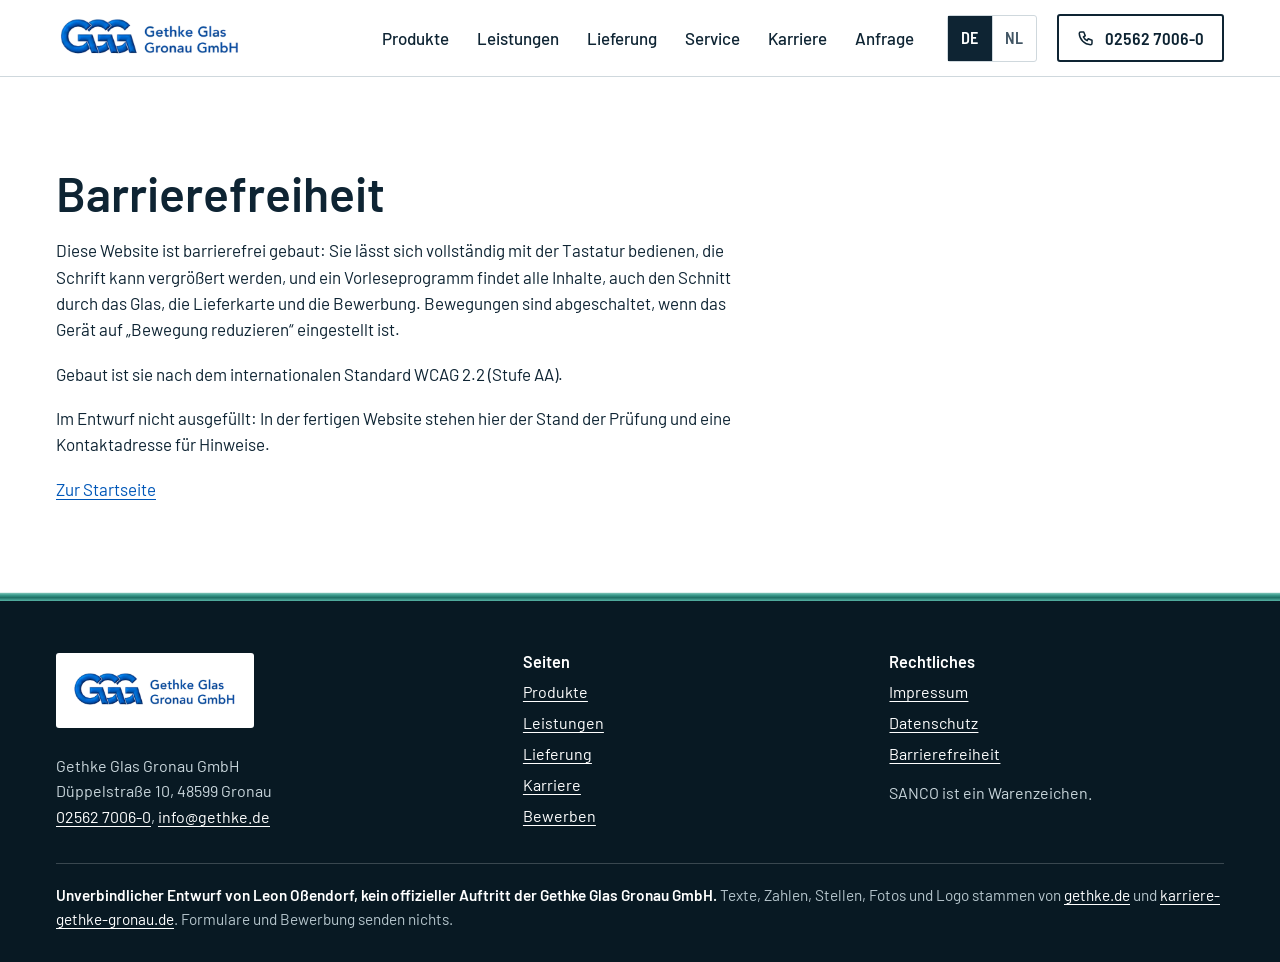
<file: barrierefreiheit.html>
<!doctype html>
<html lang="de-DE">
<head>
<meta charset="utf-8">
<meta name="viewport" content="width=device-width, initial-scale=1">
<meta name="robots" content="noindex,nofollow">
<title>Barrierefreiheit (Entwurf)</title>
<link rel="alternate" hreflang="de" href="https://gethke.leonossendorf.de/barrierefreiheit.html">
<link rel="alternate" hreflang="nl" href="https://gethke.leonossendorf.de/nl/barrierefreiheit.html">
<link rel="preload" href="fonts/barlow-600.woff2" as="font" type="font/woff2" crossorigin>
<link rel="preload" href="fonts/barlow-400.woff2" as="font" type="font/woff2" crossorigin>
<link rel="stylesheet" href="css/site.css?v=3">
<link rel="icon" href="img/favicon.svg" type="image/svg+xml">
<script>window.STAND="2026-11-10-3";</script>
</head>
<body>
<a class="sprung" href="#inhalt">Zum Inhalt springen</a>

<header class="kopf">
  <div class="innen kopf__innen">
    <a class="kopf__logo" href="./" aria-label="Gethke Glas Gronau, Startseite"><img src="img/logo-gethke.png" width="1080" height="350" alt="Gethke Glas Gronau GmbH"></a>
    <div class="sprache" role="group" aria-label="Sprache">
      <a href="barrierefreiheit.html" lang="de" hreflang="de" aria-current="true"><span class="sr">Deutsch</span><span aria-hidden="true">DE</span></a>
      <a href="nl/barrierefreiheit.html" lang="nl" hreflang="nl"><span class="sr">Nederlands</span><span aria-hidden="true">NL</span></a>
    </div>
    <button class="kopf__menue" type="button" aria-expanded="false" aria-controls="hauptnav"><span aria-hidden="true"></span><b>Menü</b></button>
    <nav class="kopf__nav" id="hauptnav" aria-label="Hauptmenü">
      <ul>
        <li><a href="./#produkte">Produkte</a></li>
        <li><a href="./#leistung">Leistungen</a></li>
        <li><a href="./#lieferung">Lieferung</a></li>
        <li><a href="./#service">Service</a></li>
        <li><a href="karriere.html">Karriere</a></li>
        <li><a href="./#anfrage">Anfrage</a></li>
      </ul>
    </nav>
    <a class="kopf__tel" href="tel:+49256270060" aria-label="Anrufen: 02562 7006-0">
      <svg viewBox="0 0 24 24" fill="none" stroke="currentColor" stroke-width="2" stroke-linecap="round" stroke-linejoin="round" aria-hidden="true"><path d="M5 4h4l2 5-2.5 1.5a11 11 0 0 0 5 5L15 13l5 2v4a2 2 0 0 1-2 2A16 16 0 0 1 3 6a2 2 0 0 1 2-2z"/></svg>
      <span class="zahl">02562 7006-0</span>
    </a>
  </div>
</header>


<main id="inhalt">
<div class="innen schlicht">
<h1>Barrierefreiheit</h1>

<p>Diese Website ist barrierefrei gebaut: Sie lässt sich vollständig mit der Tastatur bedienen, die Schrift kann vergrößert werden, und ein Vorleseprogramm findet alle Inhalte, auch den Schnitt durch das Glas, die Lieferkarte und die Bewerbung. Bewegungen sind abgeschaltet, wenn das Gerät auf „Bewegung reduzieren“ eingestellt ist.</p>
<p>Gebaut ist sie nach dem internationalen Standard WCAG 2.2 (Stufe AA).</p>
<p>Im Entwurf nicht ausgefüllt: In der fertigen Website stehen hier der Stand der Prüfung und eine Kontaktadresse für Hinweise.</p>
<p><a href="./">Zur Startseite</a></p>
</div>
</main>

<div class="glaskante" aria-hidden="true"></div>
<footer class="fuss">
  <div class="innen fuss__innen">
    <div>
      <span class="fuss__logo"><img src="img/logo-gethke.png" width="1080" height="350" alt="Gethke Glas Gronau GmbH" loading="lazy"></span>
      <address>Gethke Glas Gronau GmbH<br>Düppelstraße 10, 48599 Gronau<br><a href="tel:+49256270060">02562 7006-0</a>, <a href="mailto:info@gethke.de">info@gethke.de</a></address>
    </div>
    <div>
      <h2>Seiten</h2>
      <ul>
        <li><a href="./#produkte">Produkte</a></li>
        <li><a href="./#leistung">Leistungen</a></li>
        <li><a href="./#lieferung">Lieferung</a></li>
        <li><a href="karriere.html">Karriere</a></li>
        <li><a href="karriere.html#bewerben">Bewerben</a></li>
      </ul>
    </div>
    <div>
      <h2>Rechtliches</h2>
      <ul>
        <li><a href="impressum.html">Impressum</a></li>
        <li><a href="datenschutz.html">Datenschutz</a></li>
        <li><a href="barrierefreiheit.html">Barrierefreiheit</a></li>
      </ul>
      <p style="margin-top:14px">SANCO ist ein Warenzeichen.</p>
    </div>
  </div>
  <div class="innen entwurf">
    <p><strong>Unverbindlicher Entwurf von Leon Oßendorf, kein offizieller Auftritt der Gethke Glas Gronau GmbH.</strong> Texte, Zahlen, Stellen, Fotos und Logo stammen von <a href="https://gethke.de/">gethke.de</a> und <a href="https://www.karriere-gethke-gronau.de/produktionsmitarbeiter">karriere-gethke-gronau.de</a>. Formulare und Bewerbung senden nichts.</p>
  </div>
</footer>

<script src="js/site.js?v=3" defer></script>

</body>
</html>
</file>
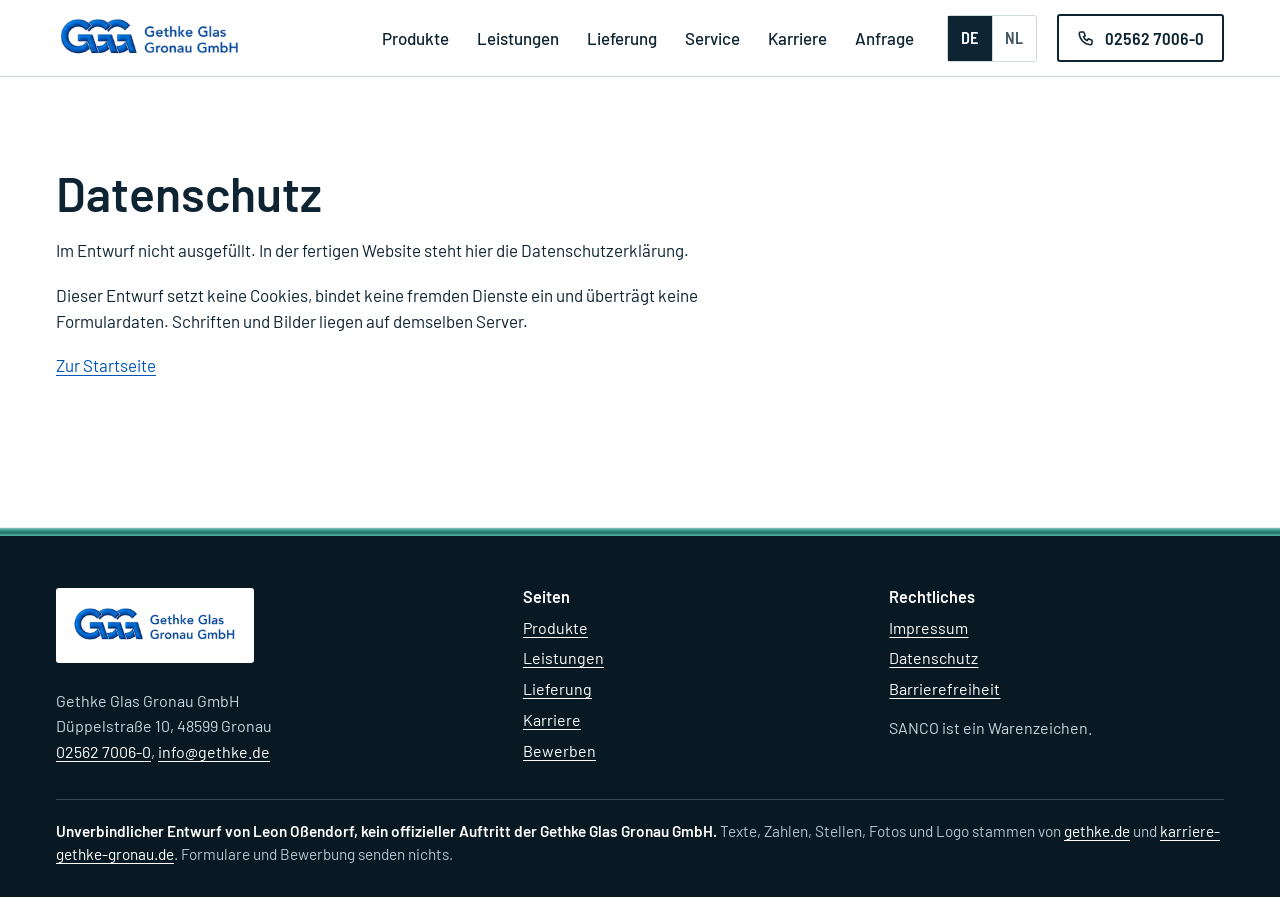
<file: datenschutz.html>
<!doctype html>
<html lang="de-DE">
<head>
<meta charset="utf-8">
<meta name="viewport" content="width=device-width, initial-scale=1">
<meta name="robots" content="noindex,nofollow">
<title>Datenschutz (Entwurf)</title>
<link rel="alternate" hreflang="de" href="https://gethke.leonossendorf.de/datenschutz.html">
<link rel="alternate" hreflang="nl" href="https://gethke.leonossendorf.de/nl/datenschutz.html">
<link rel="preload" href="fonts/barlow-600.woff2" as="font" type="font/woff2" crossorigin>
<link rel="preload" href="fonts/barlow-400.woff2" as="font" type="font/woff2" crossorigin>
<link rel="stylesheet" href="css/site.css?v=3">
<link rel="icon" href="img/favicon.svg" type="image/svg+xml">
<script>window.STAND="2026-11-10-3";</script>
</head>
<body>
<a class="sprung" href="#inhalt">Zum Inhalt springen</a>

<header class="kopf">
  <div class="innen kopf__innen">
    <a class="kopf__logo" href="./" aria-label="Gethke Glas Gronau, Startseite"><img src="img/logo-gethke.png" width="1080" height="350" alt="Gethke Glas Gronau GmbH"></a>
    <div class="sprache" role="group" aria-label="Sprache">
      <a href="datenschutz.html" lang="de" hreflang="de" aria-current="true"><span class="sr">Deutsch</span><span aria-hidden="true">DE</span></a>
      <a href="nl/datenschutz.html" lang="nl" hreflang="nl"><span class="sr">Nederlands</span><span aria-hidden="true">NL</span></a>
    </div>
    <button class="kopf__menue" type="button" aria-expanded="false" aria-controls="hauptnav"><span aria-hidden="true"></span><b>Menü</b></button>
    <nav class="kopf__nav" id="hauptnav" aria-label="Hauptmenü">
      <ul>
        <li><a href="./#produkte">Produkte</a></li>
        <li><a href="./#leistung">Leistungen</a></li>
        <li><a href="./#lieferung">Lieferung</a></li>
        <li><a href="./#service">Service</a></li>
        <li><a href="karriere.html">Karriere</a></li>
        <li><a href="./#anfrage">Anfrage</a></li>
      </ul>
    </nav>
    <a class="kopf__tel" href="tel:+49256270060" aria-label="Anrufen: 02562 7006-0">
      <svg viewBox="0 0 24 24" fill="none" stroke="currentColor" stroke-width="2" stroke-linecap="round" stroke-linejoin="round" aria-hidden="true"><path d="M5 4h4l2 5-2.5 1.5a11 11 0 0 0 5 5L15 13l5 2v4a2 2 0 0 1-2 2A16 16 0 0 1 3 6a2 2 0 0 1 2-2z"/></svg>
      <span class="zahl">02562 7006-0</span>
    </a>
  </div>
</header>


<main id="inhalt">
<div class="innen schlicht">
<h1>Datenschutz</h1>

<p>Im Entwurf nicht ausgefüllt. In der fertigen Website steht hier die Datenschutzerklärung.</p>
<p>Dieser Entwurf setzt keine Cookies, bindet keine fremden Dienste ein und überträgt keine Formulardaten. Schriften und Bilder liegen auf demselben Server.</p>
<p><a href="./">Zur Startseite</a></p>
</div>
</main>

<div class="glaskante" aria-hidden="true"></div>
<footer class="fuss">
  <div class="innen fuss__innen">
    <div>
      <span class="fuss__logo"><img src="img/logo-gethke.png" width="1080" height="350" alt="Gethke Glas Gronau GmbH" loading="lazy"></span>
      <address>Gethke Glas Gronau GmbH<br>Düppelstraße 10, 48599 Gronau<br><a href="tel:+49256270060">02562 7006-0</a>, <a href="mailto:info@gethke.de">info@gethke.de</a></address>
    </div>
    <div>
      <h2>Seiten</h2>
      <ul>
        <li><a href="./#produkte">Produkte</a></li>
        <li><a href="./#leistung">Leistungen</a></li>
        <li><a href="./#lieferung">Lieferung</a></li>
        <li><a href="karriere.html">Karriere</a></li>
        <li><a href="karriere.html#bewerben">Bewerben</a></li>
      </ul>
    </div>
    <div>
      <h2>Rechtliches</h2>
      <ul>
        <li><a href="impressum.html">Impressum</a></li>
        <li><a href="datenschutz.html">Datenschutz</a></li>
        <li><a href="barrierefreiheit.html">Barrierefreiheit</a></li>
      </ul>
      <p style="margin-top:14px">SANCO ist ein Warenzeichen.</p>
    </div>
  </div>
  <div class="innen entwurf">
    <p><strong>Unverbindlicher Entwurf von Leon Oßendorf, kein offizieller Auftritt der Gethke Glas Gronau GmbH.</strong> Texte, Zahlen, Stellen, Fotos und Logo stammen von <a href="https://gethke.de/">gethke.de</a> und <a href="https://www.karriere-gethke-gronau.de/produktionsmitarbeiter">karriere-gethke-gronau.de</a>. Formulare und Bewerbung senden nichts.</p>
  </div>
</footer>

<script src="js/site.js?v=3" defer></script>

</body>
</html>
</file>
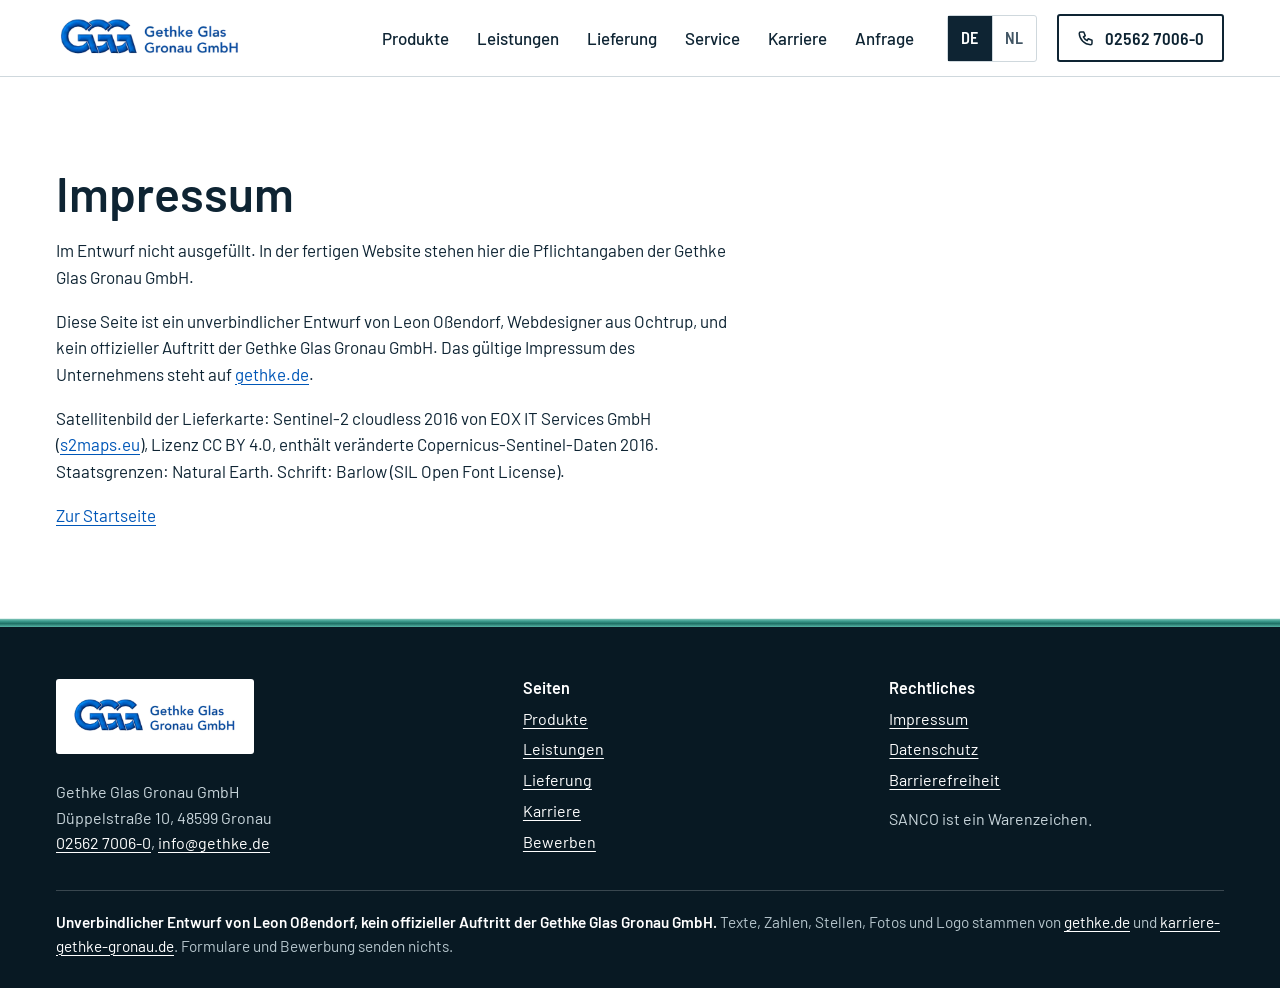
<file: impressum.html>
<!doctype html>
<html lang="de-DE">
<head>
<meta charset="utf-8">
<meta name="viewport" content="width=device-width, initial-scale=1">
<meta name="robots" content="noindex,nofollow">
<title>Impressum (Entwurf)</title>
<link rel="alternate" hreflang="de" href="https://gethke.leonossendorf.de/impressum.html">
<link rel="alternate" hreflang="nl" href="https://gethke.leonossendorf.de/nl/impressum.html">
<link rel="preload" href="fonts/barlow-600.woff2" as="font" type="font/woff2" crossorigin>
<link rel="preload" href="fonts/barlow-400.woff2" as="font" type="font/woff2" crossorigin>
<link rel="stylesheet" href="css/site.css?v=3">
<link rel="icon" href="img/favicon.svg" type="image/svg+xml">
<script>window.STAND="2026-11-10-3";</script>
</head>
<body>
<a class="sprung" href="#inhalt">Zum Inhalt springen</a>

<header class="kopf">
  <div class="innen kopf__innen">
    <a class="kopf__logo" href="./" aria-label="Gethke Glas Gronau, Startseite"><img src="img/logo-gethke.png" width="1080" height="350" alt="Gethke Glas Gronau GmbH"></a>
    <div class="sprache" role="group" aria-label="Sprache">
      <a href="impressum.html" lang="de" hreflang="de" aria-current="true"><span class="sr">Deutsch</span><span aria-hidden="true">DE</span></a>
      <a href="nl/impressum.html" lang="nl" hreflang="nl"><span class="sr">Nederlands</span><span aria-hidden="true">NL</span></a>
    </div>
    <button class="kopf__menue" type="button" aria-expanded="false" aria-controls="hauptnav"><span aria-hidden="true"></span><b>Menü</b></button>
    <nav class="kopf__nav" id="hauptnav" aria-label="Hauptmenü">
      <ul>
        <li><a href="./#produkte">Produkte</a></li>
        <li><a href="./#leistung">Leistungen</a></li>
        <li><a href="./#lieferung">Lieferung</a></li>
        <li><a href="./#service">Service</a></li>
        <li><a href="karriere.html">Karriere</a></li>
        <li><a href="./#anfrage">Anfrage</a></li>
      </ul>
    </nav>
    <a class="kopf__tel" href="tel:+49256270060" aria-label="Anrufen: 02562 7006-0">
      <svg viewBox="0 0 24 24" fill="none" stroke="currentColor" stroke-width="2" stroke-linecap="round" stroke-linejoin="round" aria-hidden="true"><path d="M5 4h4l2 5-2.5 1.5a11 11 0 0 0 5 5L15 13l5 2v4a2 2 0 0 1-2 2A16 16 0 0 1 3 6a2 2 0 0 1 2-2z"/></svg>
      <span class="zahl">02562 7006-0</span>
    </a>
  </div>
</header>


<main id="inhalt">
<div class="innen schlicht">
<h1>Impressum</h1>

<p>Im Entwurf nicht ausgefüllt. In der fertigen Website stehen hier die Pflichtangaben der Gethke Glas Gronau GmbH.</p>
<p>Diese Seite ist ein unverbindlicher Entwurf von Leon Oßendorf, Webdesigner aus Ochtrup, und kein offizieller Auftritt der Gethke Glas Gronau GmbH. Das gültige Impressum des Unternehmens steht auf <a href="https://gethke.de/www.gethke.de/gethke_221_impressum.html">gethke.de</a>.</p>
<p>Satellitenbild der Lieferkarte: Sentinel-2 cloudless 2016 von EOX IT Services GmbH (<a href="https://s2maps.eu">s2maps.eu</a>), Lizenz CC BY 4.0, enthält veränderte Copernicus-Sentinel-Daten 2016. Staatsgrenzen: Natural Earth. Schrift: Barlow (SIL Open Font License).</p>
<p><a href="./">Zur Startseite</a></p>
</div>
</main>

<div class="glaskante" aria-hidden="true"></div>
<footer class="fuss">
  <div class="innen fuss__innen">
    <div>
      <span class="fuss__logo"><img src="img/logo-gethke.png" width="1080" height="350" alt="Gethke Glas Gronau GmbH" loading="lazy"></span>
      <address>Gethke Glas Gronau GmbH<br>Düppelstraße 10, 48599 Gronau<br><a href="tel:+49256270060">02562 7006-0</a>, <a href="mailto:info@gethke.de">info@gethke.de</a></address>
    </div>
    <div>
      <h2>Seiten</h2>
      <ul>
        <li><a href="./#produkte">Produkte</a></li>
        <li><a href="./#leistung">Leistungen</a></li>
        <li><a href="./#lieferung">Lieferung</a></li>
        <li><a href="karriere.html">Karriere</a></li>
        <li><a href="karriere.html#bewerben">Bewerben</a></li>
      </ul>
    </div>
    <div>
      <h2>Rechtliches</h2>
      <ul>
        <li><a href="impressum.html">Impressum</a></li>
        <li><a href="datenschutz.html">Datenschutz</a></li>
        <li><a href="barrierefreiheit.html">Barrierefreiheit</a></li>
      </ul>
      <p style="margin-top:14px">SANCO ist ein Warenzeichen.</p>
    </div>
  </div>
  <div class="innen entwurf">
    <p><strong>Unverbindlicher Entwurf von Leon Oßendorf, kein offizieller Auftritt der Gethke Glas Gronau GmbH.</strong> Texte, Zahlen, Stellen, Fotos und Logo stammen von <a href="https://gethke.de/">gethke.de</a> und <a href="https://www.karriere-gethke-gronau.de/produktionsmitarbeiter">karriere-gethke-gronau.de</a>. Formulare und Bewerbung senden nichts.</p>
  </div>
</footer>

<script src="js/site.js?v=3" defer></script>

</body>
</html>
</file>
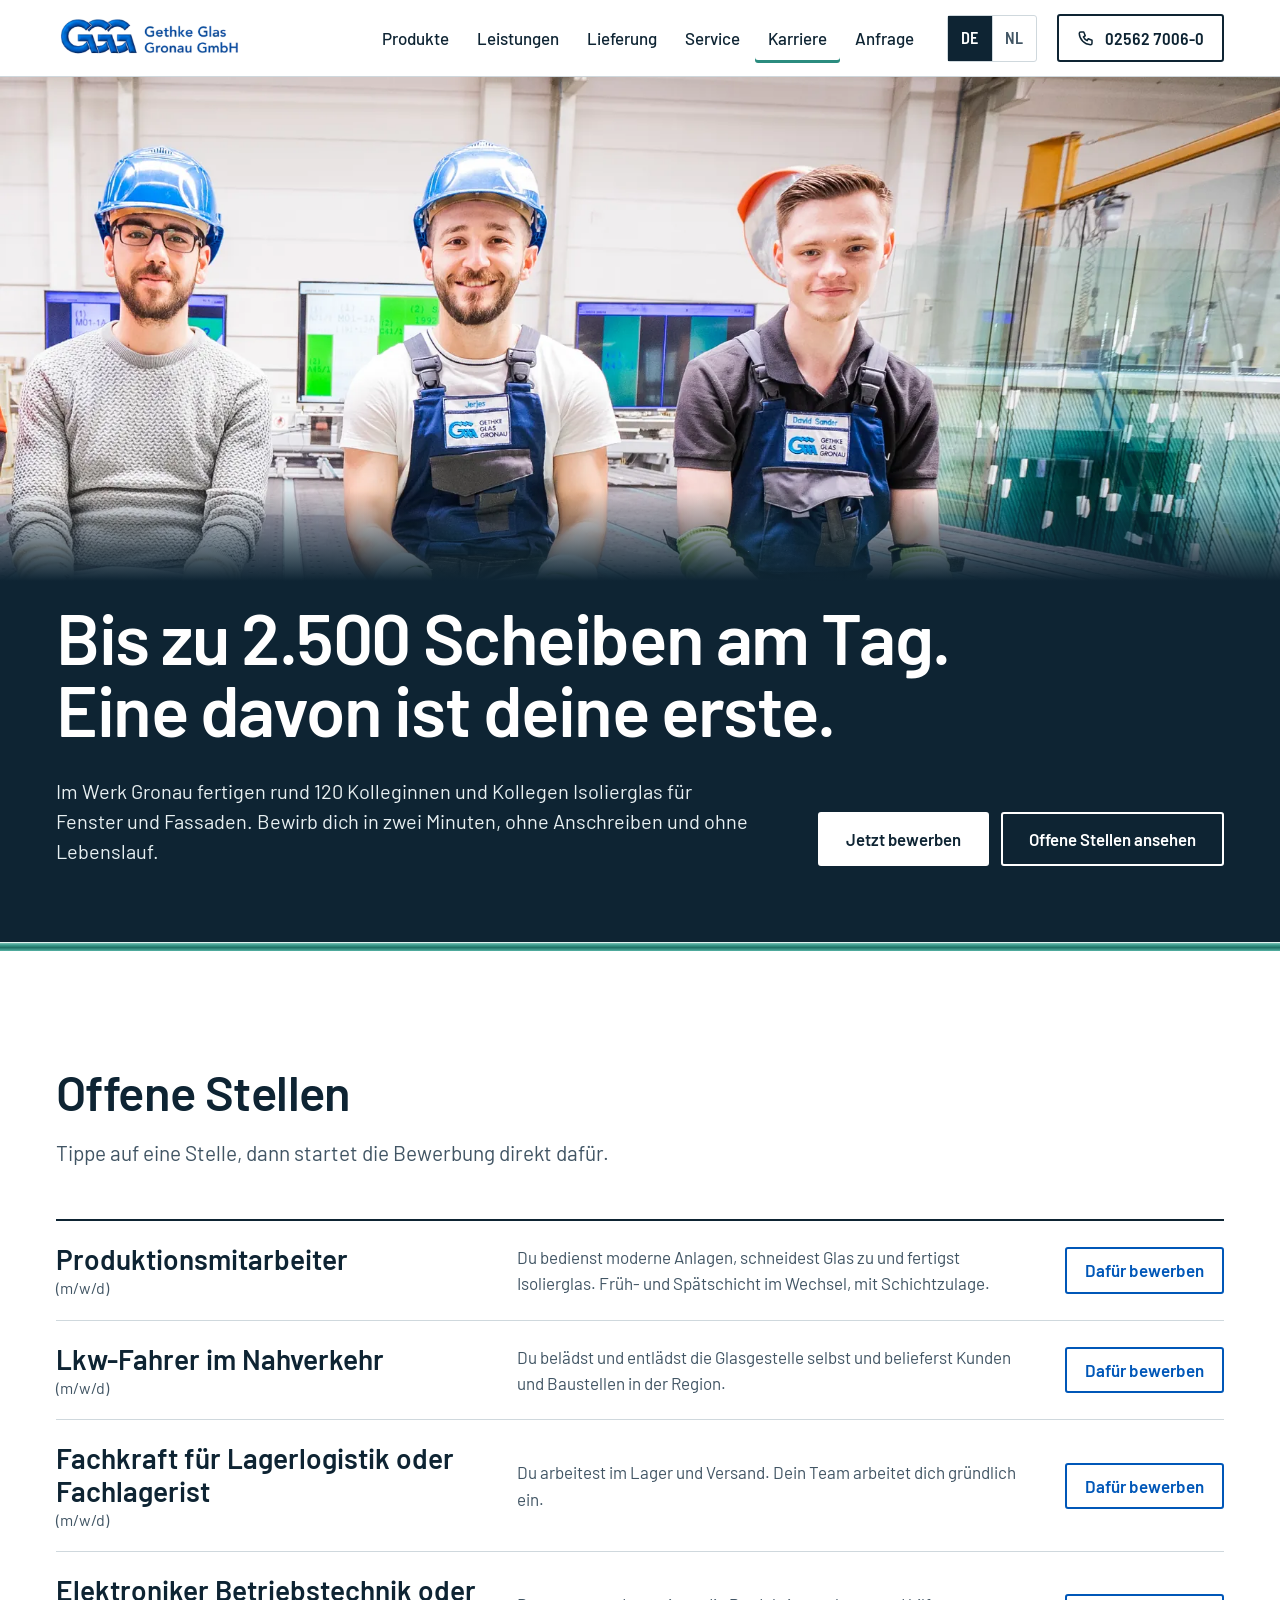
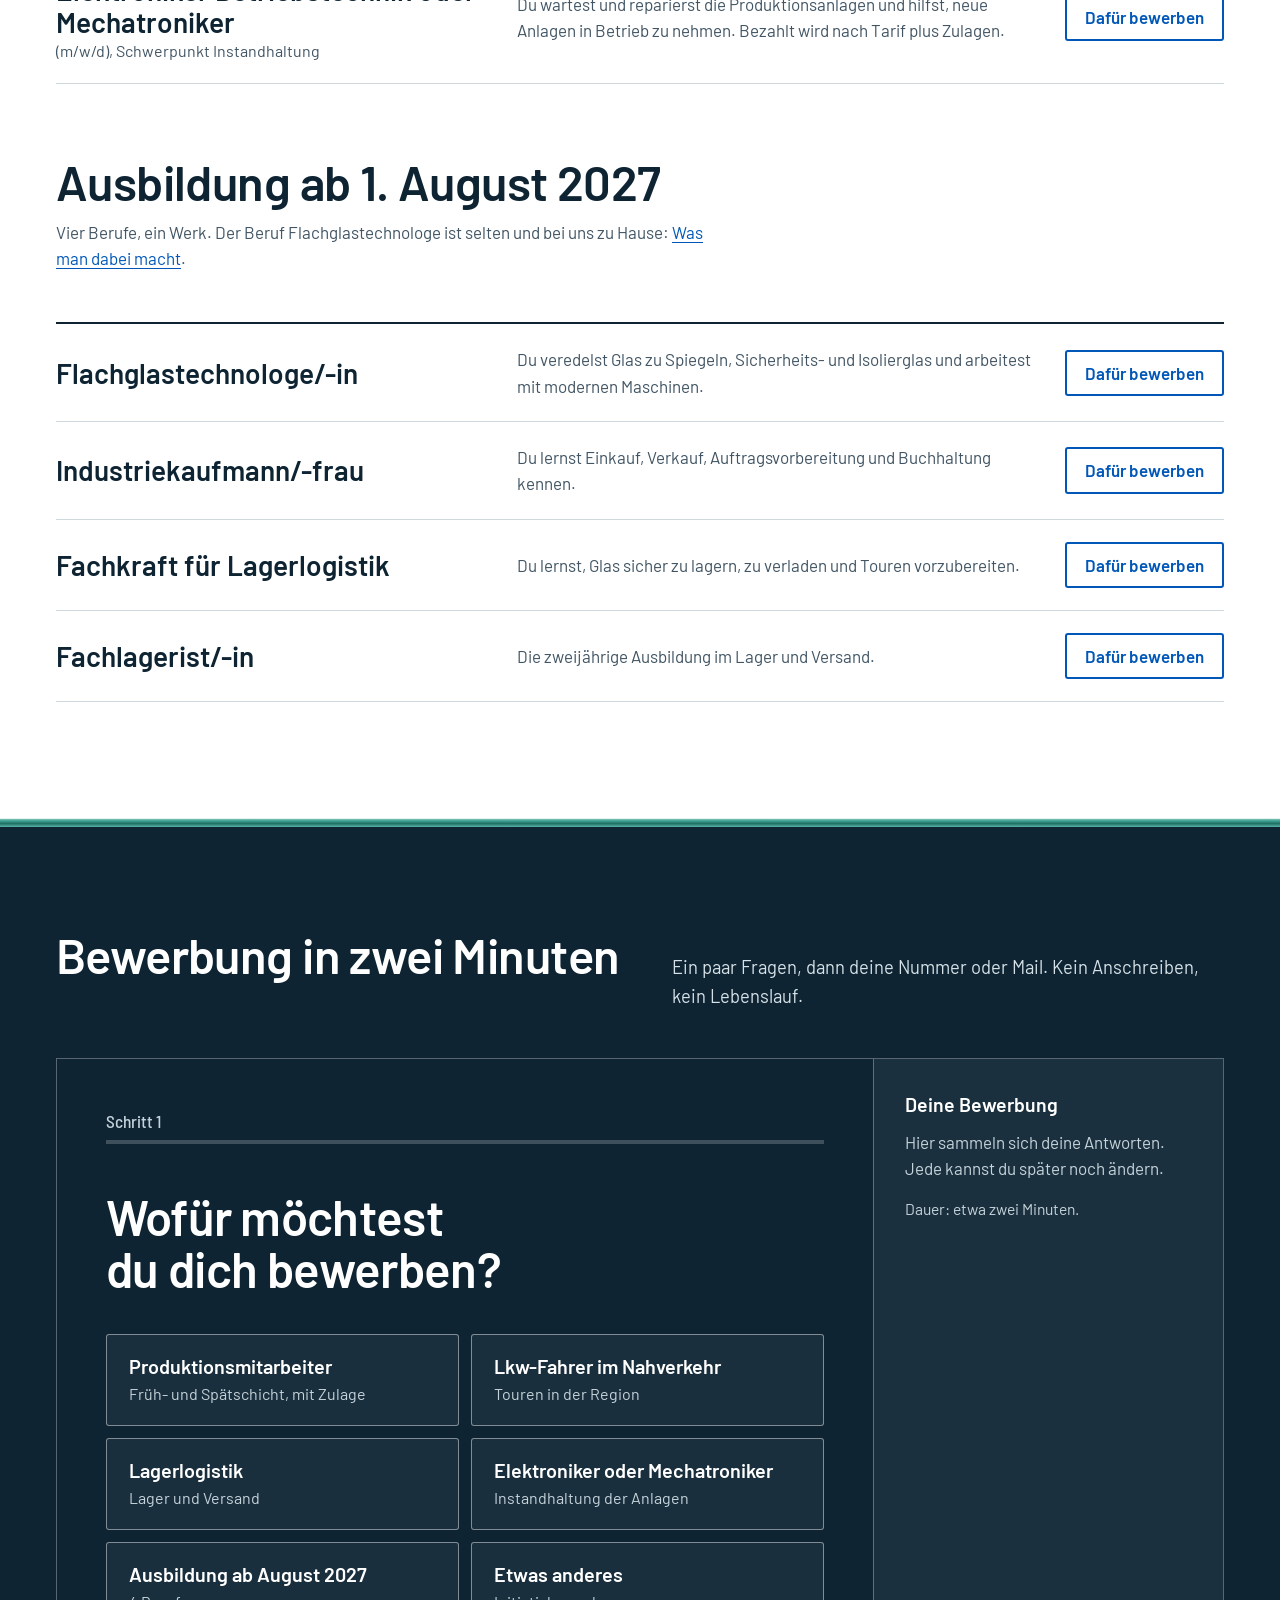
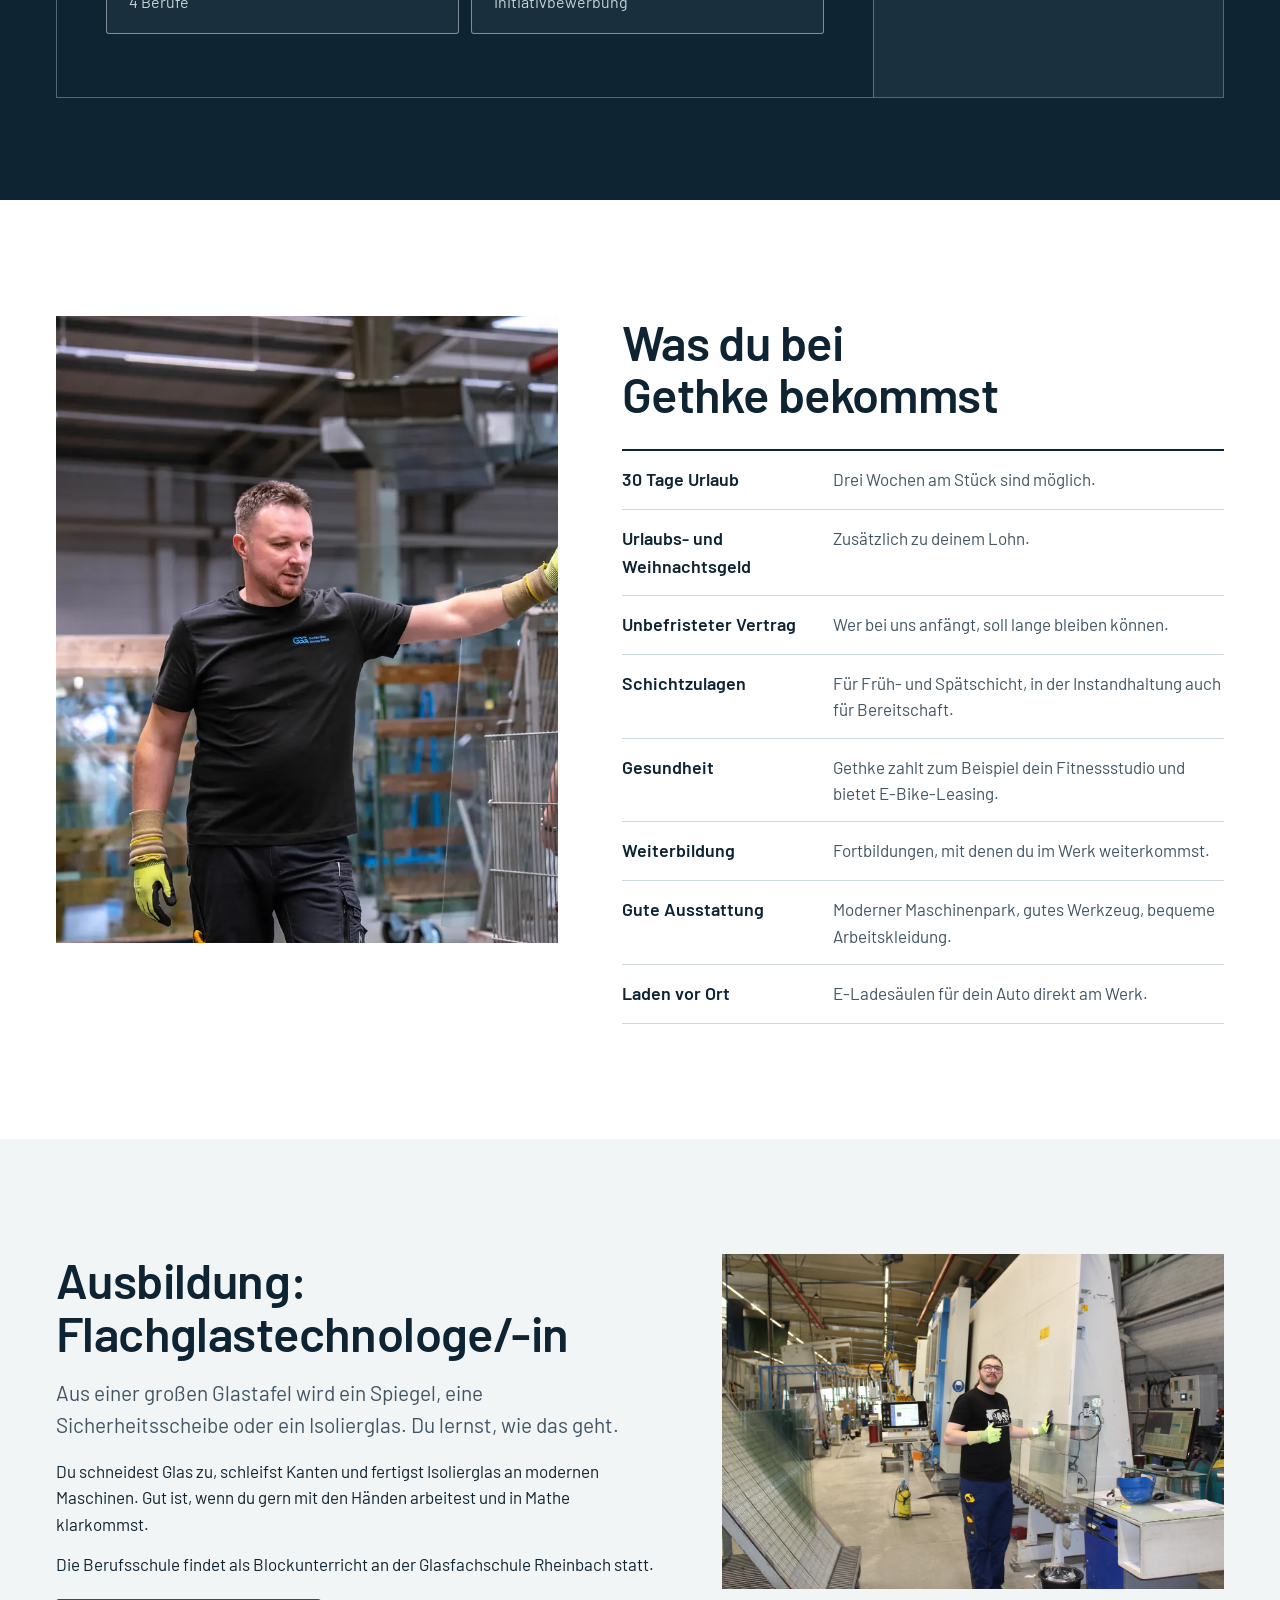
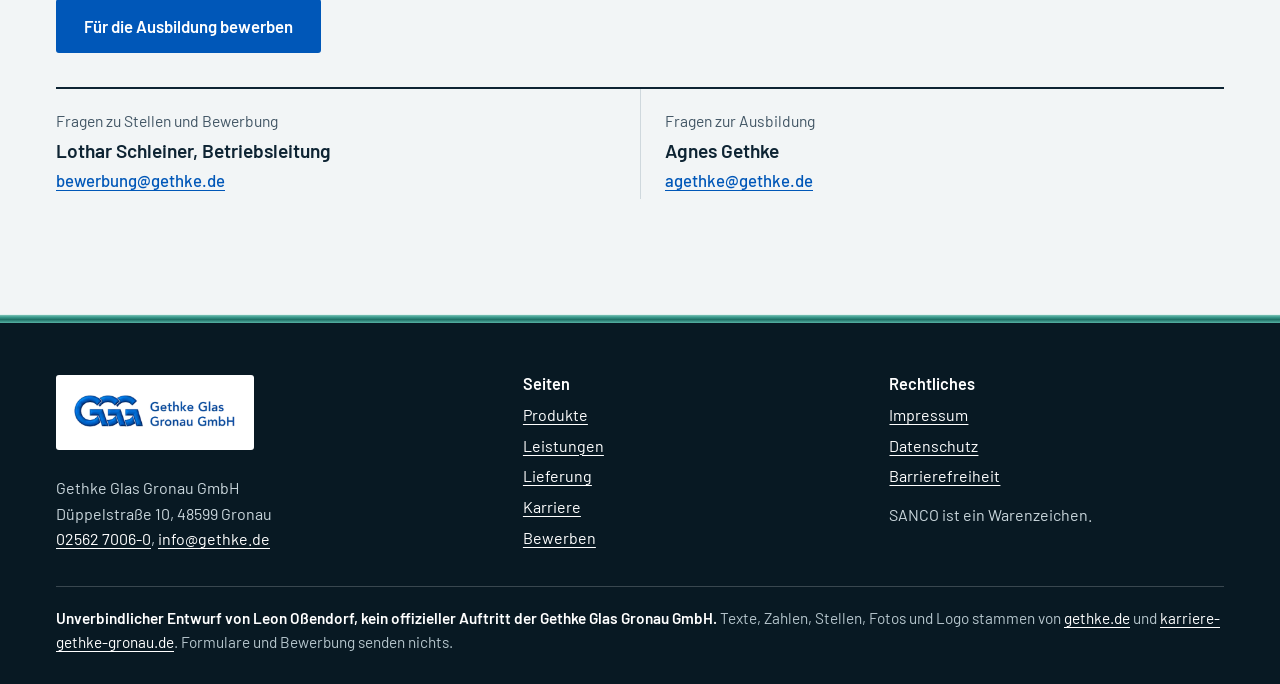
<file: karriere.html>
<!doctype html>
<html lang="de-DE">
<head>
<meta charset="utf-8">
<meta name="viewport" content="width=device-width, initial-scale=1">
<meta name="robots" content="noindex,nofollow">
<title>Karriere bei Gethke Glas Gronau: Stellen und Ausbildung (Entwurf)</title>
<meta name="description" content="Unverbindlicher Entwurf: Offene Stellen und Ausbildung bei der Gethke Glas Gronau GmbH. Bewerbung in zwei Minuten.">
<link rel="alternate" hreflang="de" href="https://gethke.leonossendorf.de/karriere.html">
<link rel="alternate" hreflang="nl" href="https://gethke.leonossendorf.de/nl/karriere.html">
<link rel="preload" href="fonts/barlow-600.woff2" as="font" type="font/woff2" crossorigin>
<link rel="preload" href="fonts/barlow-400.woff2" as="font" type="font/woff2" crossorigin>
<link rel="stylesheet" href="css/site.css?v=3">
<link rel="icon" href="img/favicon.svg" type="image/svg+xml">
<script>window.STAND="2026-11-10-3";</script>
</head>
<body>
<a class="sprung" href="#inhalt">Zum Inhalt springen</a>

<header class="kopf">
  <div class="innen kopf__innen">
    <a class="kopf__logo" href="./" aria-label="Gethke Glas Gronau, Startseite"><img src="img/logo-gethke.png" width="1080" height="350" alt="Gethke Glas Gronau GmbH"></a>
    <div class="sprache" role="group" aria-label="Sprache">
      <a href="karriere.html" lang="de" hreflang="de" aria-current="true"><span class="sr">Deutsch</span><span aria-hidden="true">DE</span></a>
      <a href="nl/karriere.html" lang="nl" hreflang="nl"><span class="sr">Nederlands</span><span aria-hidden="true">NL</span></a>
    </div>
    <button class="kopf__menue" type="button" aria-expanded="false" aria-controls="hauptnav"><span aria-hidden="true"></span><b>Menü</b></button>
    <nav class="kopf__nav" id="hauptnav" aria-label="Hauptmenü">
      <ul>
        <li><a href="./#produkte">Produkte</a></li>
        <li><a href="./#leistung">Leistungen</a></li>
        <li><a href="./#lieferung">Lieferung</a></li>
        <li><a href="./#service">Service</a></li>
        <li><a href="karriere.html" aria-current="page">Karriere</a></li>
        <li><a href="./#anfrage">Anfrage</a></li>
      </ul>
    </nav>
    <a class="kopf__tel" href="tel:+49256270060" aria-label="Anrufen: 02562 7006-0">
      <svg viewBox="0 0 24 24" fill="none" stroke="currentColor" stroke-width="2" stroke-linecap="round" stroke-linejoin="round" aria-hidden="true"><path d="M5 4h4l2 5-2.5 1.5a11 11 0 0 0 5 5L15 13l5 2v4a2 2 0 0 1-2 2A16 16 0 0 1 3 6a2 2 0 0 1 2-2z"/></svg>
      <span class="zahl">02562 7006-0</span>
    </a>
  </div>
</header>


<main id="inhalt">

<section class="khero" aria-labelledby="k-titel">
  <picture class="khero__bild">
    <img src="img/team.webp" width="1800" height="1138" alt="Drei Mitarbeiter in Arbeitskleidung sitzen nebeneinander auf einem Schneidtisch im Werk Gronau und lächeln in die Kamera. Rechts stehen Glasscheiben auf Gestellen." fetchpriority="high">
  </picture>
  <div class="innen khero__innen">
    <h1 id="k-titel"><span>Bis zu 2.500 Scheiben am Tag.</span> <span>Eine davon ist deine erste.</span></h1>
    <div class="khero__zeile">
      <p>Im Werk Gronau fertigen rund 120 Kolleginnen und Kollegen Isolierglas für Fenster und Fassaden. Bewirb dich in zwei Minuten, ohne Anschreiben und ohne Lebenslauf.</p>
      <div class="khero__knoepfe">
        <a class="knopf knopf--weiss" href="#bewerben">Jetzt bewerben</a>
        <a class="knopf knopf--hell" href="#stellen">Offene Stellen ansehen</a>
      </div>
    </div>
  </div>
</section>
<div class="glaskante" aria-hidden="true"></div>

<section class="abschnitt" id="stellen" aria-labelledby="stellen-titel">
  <div class="innen">
    <h2 id="stellen-titel">Offene Stellen</h2>
    <p class="vorspann">Tippe auf eine Stelle, dann startet die Bewerbung direkt dafür.</p>
    <ul class="jobs">
      <li><button class="job" type="button" data-stelle="produktion">
        <h3>Produktionsmitarbeiter <small>(m/w/d)</small></h3>
        <p>Du bedienst moderne Anlagen, schneidest Glas zu und fertigst Isolierglas. Früh- und Spätschicht im Wechsel, mit Schichtzulage.</p>
        <span class="los">Dafür bewerben</span>
      </button></li>
      <li><button class="job" type="button" data-stelle="lkw">
        <h3>Lkw-Fahrer im Nahverkehr <small>(m/w/d)</small></h3>
        <p>Du belädst und entlädst die Glasgestelle selbst und belieferst Kunden und Baustellen in der Region.</p>
        <span class="los">Dafür bewerben</span>
      </button></li>
      <li><button class="job" type="button" data-stelle="lager">
        <h3>Fachkraft für Lagerlogistik oder Fachlagerist <small>(m/w/d)</small></h3>
        <p>Du arbeitest im Lager und Versand. Dein Team arbeitet dich gründlich ein.</p>
        <span class="los">Dafür bewerben</span>
      </button></li>
      <li><button class="job" type="button" data-stelle="elektro">
        <h3>Elektroniker Betriebstechnik oder Mechatroniker <small>(m/w/d), Schwerpunkt Instandhaltung</small></h3>
        <p>Du wartest und reparierst die Produktionsanlagen und hilfst, neue Anlagen in Betrieb zu nehmen. Bezahlt wird nach Tarif plus Zulagen.</p>
        <span class="los">Dafür bewerben</span>
      </button></li>
    </ul>

    <div class="jobs__gruppe" id="ausbildung">
      <h2>Ausbildung ab 1. August 2027</h2>
      <p>Vier Berufe, ein Werk. Der Beruf Flachglastechnologe ist selten und bei uns zu Hause: <a href="#flachglas">Was man dabei macht</a>.</p>
      <ul class="jobs">
        <li><button class="job" type="button" data-stelle="ausbildung" data-beruf="0">
          <h3>Flachglastechnologe/-in</h3>
          <p>Du veredelst Glas zu Spiegeln, Sicherheits- und Isolierglas und arbeitest mit modernen Maschinen.</p>
          <span class="los">Dafür bewerben</span>
        </button></li>
        <li><button class="job" type="button" data-stelle="ausbildung" data-beruf="1">
          <h3>Industriekaufmann/-frau</h3>
          <p>Du lernst Einkauf, Verkauf, Auftragsvorbereitung und Buchhaltung kennen.</p>
          <span class="los">Dafür bewerben</span>
        </button></li>
        <li><button class="job" type="button" data-stelle="ausbildung" data-beruf="2">
          <h3>Fachkraft für Lagerlogistik</h3>
          <p>Du lernst, Glas sicher zu lagern, zu verladen und Touren vorzubereiten.</p>
          <span class="los">Dafür bewerben</span>
        </button></li>
        <li><button class="job" type="button" data-stelle="ausbildung" data-beruf="3">
          <h3>Fachlagerist/-in</h3>
          <p>Die zweijährige Ausbildung im Lager und Versand.</p>
          <span class="los">Dafür bewerben</span>
        </button></li>
      </ul>
    </div>
  </div>
</section>

<div class="glaskante" aria-hidden="true"></div>
<section class="bew dunkel" id="bewerben" aria-labelledby="bew-titel">
  <div class="innen">
    <div class="bew__kopf">
      <h2 id="bew-titel">Bewerbung in zwei Minuten</h2>
      <p>Ein paar Fragen, dann deine Nummer oder Mail. Kein Anschreiben, kein Lebenslauf.</p>
    </div>
    <div class="bew__rahmen">
      <div class="bew__buehne">
        <div class="bew__leiste">
          <button type="button" id="b-zurueck" hidden>Zurück</button>
          <p id="b-stand">Schritt 1</p>
          <div class="bew__balken" aria-hidden="true"><span id="b-balken"></span></div>
        </div>
        <div class="bew__schritt" id="b-schritt">
          <h3 tabindex="-1">Wofür möchtest du dich bewerben?</h3>
          <noscript><p>Für die Bewerbung hier wird JavaScript gebraucht. Du kannst dich auch per E-Mail bewerben: <a href="mailto:bewerbung@gethke.de">bewerbung@gethke.de</a></p></noscript>
        </div>
      </div>
      <div class="bew__zettel">
        <h3 id="b-zettel-titel">Deine Bewerbung</h3>
        <p class="bew__leer" id="b-leer">Hier sammeln sich deine Antworten. Jede kannst du später noch ändern.</p>
        <dl id="b-zettel" aria-labelledby="b-zettel-titel"></dl>
        <p class="bew__dauer" id="b-dauer"></p>
      </div>
    </div>
  </div>
</section>

<section class="abschnitt" id="vorteile" aria-labelledby="vorteile-titel">
  <div class="innen vorteile">
    <figure class="vorteile__bild">
      <img src="img/werk-scheibe.webp" width="1400" height="935" loading="lazy" alt="Ein Mitarbeiter im schwarzen Gethke-Shirt stellt eine große Glasscheibe an ein Gestell.">
    </figure>
    <div>
      <h2 id="vorteile-titel">Was du bei Gethke bekommst</h2>
      <ul>
        <li><strong>30 Tage Urlaub</strong><span>Drei Wochen am Stück sind möglich.</span></li>
        <li><strong>Urlaubs- und Weihnachtsgeld</strong><span>Zusätzlich zu deinem Lohn.</span></li>
        <li><strong>Unbefristeter Vertrag</strong><span>Wer bei uns anfängt, soll lange bleiben können.</span></li>
        <li><strong>Schichtzulagen</strong><span>Für Früh- und Spätschicht, in der Instandhaltung auch für Bereitschaft.</span></li>
        <li><strong>Gesundheit</strong><span>Gethke zahlt zum Beispiel dein Fitnessstudio und bietet E-Bike-Leasing.</span></li>
        <li><strong>Weiterbildung</strong><span>Fortbildungen, mit denen du im Werk weiterkommst.</span></li>
        <li><strong>Gute Ausstattung</strong><span>Moderner Maschinenpark, gutes Werkzeug, bequeme Arbeitskleidung.</span></li>
        <li><strong>Laden vor Ort</strong><span>E-Ladesäulen für dein Auto direkt am Werk.</span></li>
      </ul>
    </div>
  </div>
</section>

<section class="abschnitt abschnitt--grau" id="flachglas" aria-labelledby="flachglas-titel">
  <div class="innen">
    <div class="ausbildung">
      <div>
        <h2 id="flachglas-titel">Ausbildung: Flachglastechnologe/-in</h2>
        <p class="vorspann" style="margin-bottom:18px">Aus einer großen Glastafel wird ein Spiegel, eine Sicherheitsscheibe oder ein Isolierglas. Du lernst, wie das geht.</p>
        <p>Du schneidest Glas zu, schleifst Kanten und fertigst Isolierglas an modernen Maschinen. Gut ist, wenn du gern mit den Händen arbeitest und in Mathe klarkommst.</p>
        <p>Die Berufsschule findet als Blockunterricht an der Glasfachschule Rheinbach statt.</p>
        <p style="margin-top:22px"><button class="knopf" type="button" data-stelle="ausbildung" data-beruf="0">Für die Ausbildung bewerben</button></p>
      </div>
      <figure class="ausbildung__bild">
        <img src="img/werk-anlage.webp" width="1400" height="933" loading="lazy" alt="Ein junger Mitarbeiter steht an einer Anlage im Werk und zeigt lächelnd den Daumen nach oben.">
      </figure>
    </div>
    <dl class="personen">
      <div><dt>Fragen zu Stellen und Bewerbung</dt><dd>Lothar Schleiner, Betriebsleitung<br><a href="mailto:bewerbung@gethke.de">bewerbung@gethke.de</a></dd></div>
      <div><dt>Fragen zur Ausbildung</dt><dd>Agnes Gethke<br><a href="mailto:agethke@gethke.de">agethke@gethke.de</a></dd></div>
    </dl>
  </div>
</section>

</main>

<div class="glaskante" aria-hidden="true"></div>
<footer class="fuss">
  <div class="innen fuss__innen">
    <div>
      <span class="fuss__logo"><img src="img/logo-gethke.png" width="1080" height="350" alt="Gethke Glas Gronau GmbH" loading="lazy"></span>
      <address>Gethke Glas Gronau GmbH<br>Düppelstraße 10, 48599 Gronau<br><a href="tel:+49256270060">02562 7006-0</a>, <a href="mailto:info@gethke.de">info@gethke.de</a></address>
    </div>
    <div>
      <h2>Seiten</h2>
      <ul>
        <li><a href="./#produkte">Produkte</a></li>
        <li><a href="./#leistung">Leistungen</a></li>
        <li><a href="./#lieferung">Lieferung</a></li>
        <li><a href="karriere.html">Karriere</a></li>
        <li><a href="karriere.html#bewerben">Bewerben</a></li>
      </ul>
    </div>
    <div>
      <h2>Rechtliches</h2>
      <ul>
        <li><a href="impressum.html">Impressum</a></li>
        <li><a href="datenschutz.html">Datenschutz</a></li>
        <li><a href="barrierefreiheit.html">Barrierefreiheit</a></li>
      </ul>
      <p style="margin-top:14px">SANCO ist ein Warenzeichen.</p>
    </div>
  </div>
  <div class="innen entwurf">
    <p><strong>Unverbindlicher Entwurf von Leon Oßendorf, kein offizieller Auftritt der Gethke Glas Gronau GmbH.</strong> Texte, Zahlen, Stellen, Fotos und Logo stammen von <a href="https://gethke.de/">gethke.de</a> und <a href="https://www.karriere-gethke-gronau.de/produktionsmitarbeiter">karriere-gethke-gronau.de</a>. Formulare und Bewerbung senden nichts.</p>
  </div>
</footer>

<script src="js/site.js?v=3" defer></script>

<script src="js/karriere.js?v=3" defer></script>
</body>
</html>
</file>
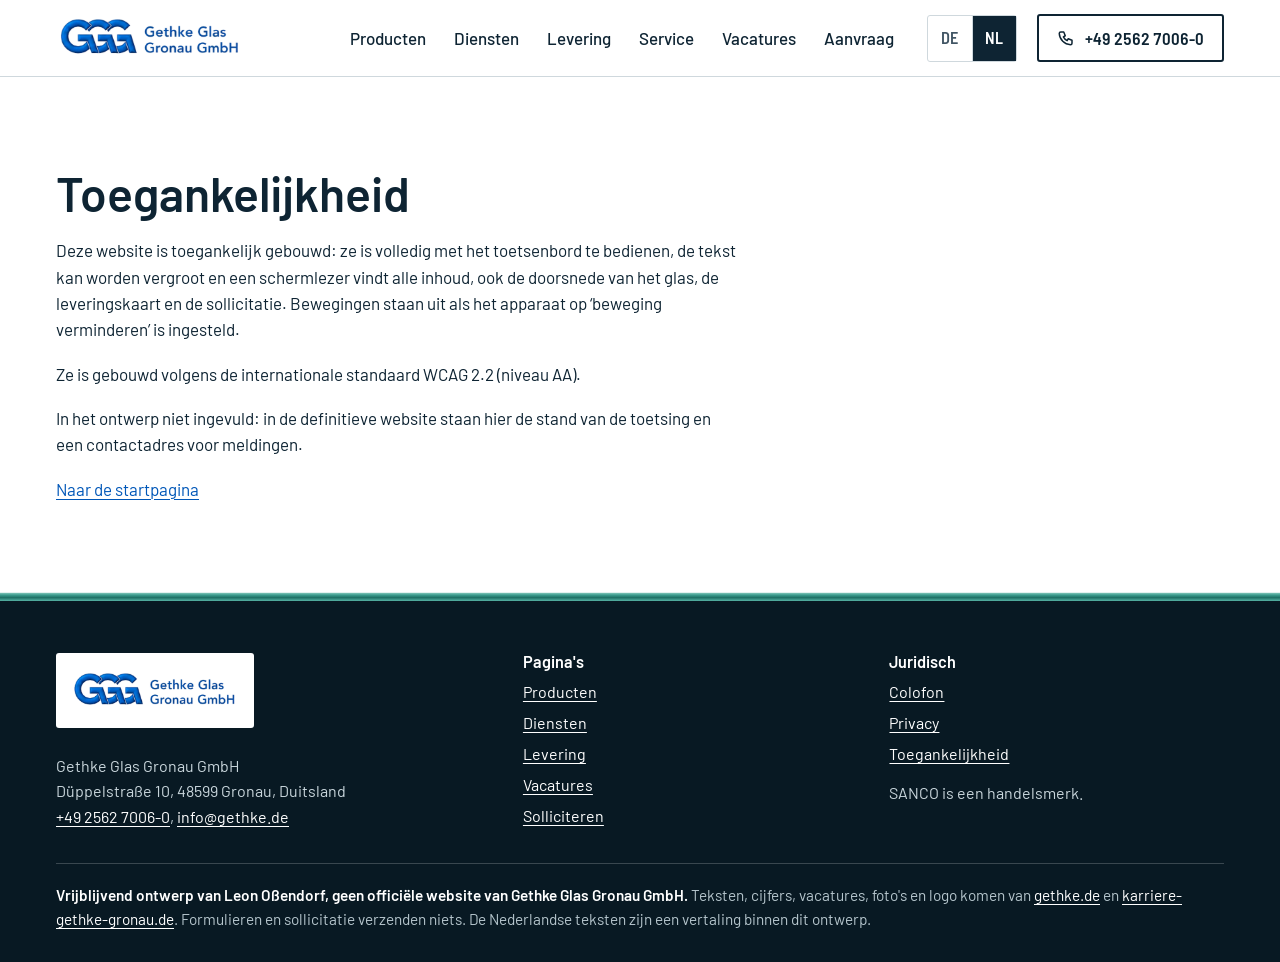
<file: nl/barrierefreiheit.html>
<!doctype html>
<html lang="nl-NL">
<head>
<meta charset="utf-8">
<meta name="viewport" content="width=device-width, initial-scale=1">
<meta name="robots" content="noindex,nofollow">
<title>Toegankelijkheid (ontwerp)</title>
<link rel="alternate" hreflang="de" href="https://gethke.leonossendorf.de/barrierefreiheit.html">
<link rel="alternate" hreflang="nl" href="https://gethke.leonossendorf.de/nl/barrierefreiheit.html">
<link rel="preload" href="../fonts/barlow-600.woff2" as="font" type="font/woff2" crossorigin>
<link rel="preload" href="../fonts/barlow-400.woff2" as="font" type="font/woff2" crossorigin>
<link rel="stylesheet" href="../css/site.css?v=3">
<link rel="icon" href="../img/favicon.svg" type="image/svg+xml">
<script>window.STAND="2026-11-10-3";</script>
</head>
<body>
<a class="sprung" href="#inhalt">Naar de inhoud</a>

<header class="kopf">
  <div class="innen kopf__innen">
    <a class="kopf__logo" href="./" aria-label="Gethke Glas Gronau, startpagina"><img src="../img/logo-gethke.png" width="1080" height="350" alt="Gethke Glas Gronau GmbH"></a>
    <div class="sprache" role="group" aria-label="Taal">
      <a href="../barrierefreiheit.html" lang="de" hreflang="de"><span class="sr">Deutsch</span><span aria-hidden="true">DE</span></a>
      <a href="barrierefreiheit.html" lang="nl" hreflang="nl" aria-current="true"><span class="sr">Nederlands</span><span aria-hidden="true">NL</span></a>
    </div>
    <button class="kopf__menue" type="button" aria-expanded="false" aria-controls="hauptnav"><span aria-hidden="true"></span><b>Menu</b></button>
    <nav class="kopf__nav" id="hauptnav" aria-label="Hoofdmenu">
      <ul>
        <li><a href="./#produkte">Producten</a></li>
        <li><a href="./#leistung">Diensten</a></li>
        <li><a href="./#lieferung">Levering</a></li>
        <li><a href="./#service">Service</a></li>
        <li><a href="karriere.html">Vacatures</a></li>
        <li><a href="./#anfrage">Aanvraag</a></li>
      </ul>
    </nav>
    <a class="kopf__tel" href="tel:+49256270060" aria-label="Bellen: +49 2562 7006-0">
      <svg viewBox="0 0 24 24" fill="none" stroke="currentColor" stroke-width="2" stroke-linecap="round" stroke-linejoin="round" aria-hidden="true"><path d="M5 4h4l2 5-2.5 1.5a11 11 0 0 0 5 5L15 13l5 2v4a2 2 0 0 1-2 2A16 16 0 0 1 3 6a2 2 0 0 1 2-2z"/></svg>
      <span class="zahl">+49 2562 7006-0</span>
    </a>
  </div>
</header>


<main id="inhalt">
<div class="innen schlicht">
<h1>Toegankelijkheid</h1>

<p>Deze website is toegankelijk gebouwd: ze is volledig met het toetsenbord te bedienen, de tekst kan worden vergroot en een schermlezer vindt alle inhoud, ook de doorsnede van het glas, de leveringskaart en de sollicitatie. Bewegingen staan uit als het apparaat op ‘beweging verminderen’ is ingesteld.</p>
<p>Ze is gebouwd volgens de internationale standaard WCAG 2.2 (niveau AA).</p>
<p>In het ontwerp niet ingevuld: in de definitieve website staan hier de stand van de toetsing en een contactadres voor meldingen.</p>
<p><a href="./">Naar de startpagina</a></p>
</div>
</main>

<div class="glaskante" aria-hidden="true"></div>
<footer class="fuss">
  <div class="innen fuss__innen">
    <div>
      <span class="fuss__logo"><img src="../img/logo-gethke.png" width="1080" height="350" alt="Gethke Glas Gronau GmbH" loading="lazy"></span>
      <address>Gethke Glas Gronau GmbH<br>Düppelstraße 10, 48599 Gronau, Duitsland<br><a href="tel:+49256270060">+49 2562 7006-0</a>, <a href="mailto:info@gethke.de">info@gethke.de</a></address>
    </div>
    <div>
      <h2>Pagina's</h2>
      <ul>
        <li><a href="./#produkte">Producten</a></li>
        <li><a href="./#leistung">Diensten</a></li>
        <li><a href="./#lieferung">Levering</a></li>
        <li><a href="karriere.html">Vacatures</a></li>
        <li><a href="karriere.html#bewerben">Solliciteren</a></li>
      </ul>
    </div>
    <div>
      <h2>Juridisch</h2>
      <ul>
        <li><a href="impressum.html">Colofon</a></li>
        <li><a href="datenschutz.html">Privacy</a></li>
        <li><a href="barrierefreiheit.html">Toegankelijkheid</a></li>
      </ul>
      <p style="margin-top:14px">SANCO is een handelsmerk.</p>
    </div>
  </div>
  <div class="innen entwurf">
    <p><strong>Vrijblijvend ontwerp van Leon Oßendorf, geen officiële website van Gethke Glas Gronau GmbH.</strong> Teksten, cijfers, vacatures, foto's en logo komen van <a href="https://gethke.de/">gethke.de</a> en <a href="https://www.karriere-gethke-gronau.de/produktionsmitarbeiter">karriere-gethke-gronau.de</a>. Formulieren en sollicitatie verzenden niets. De Nederlandse teksten zijn een vertaling binnen dit ontwerp.</p>
  </div>
</footer>

<script src="../js/site.js?v=3" defer></script>

</body>
</html>
</file>
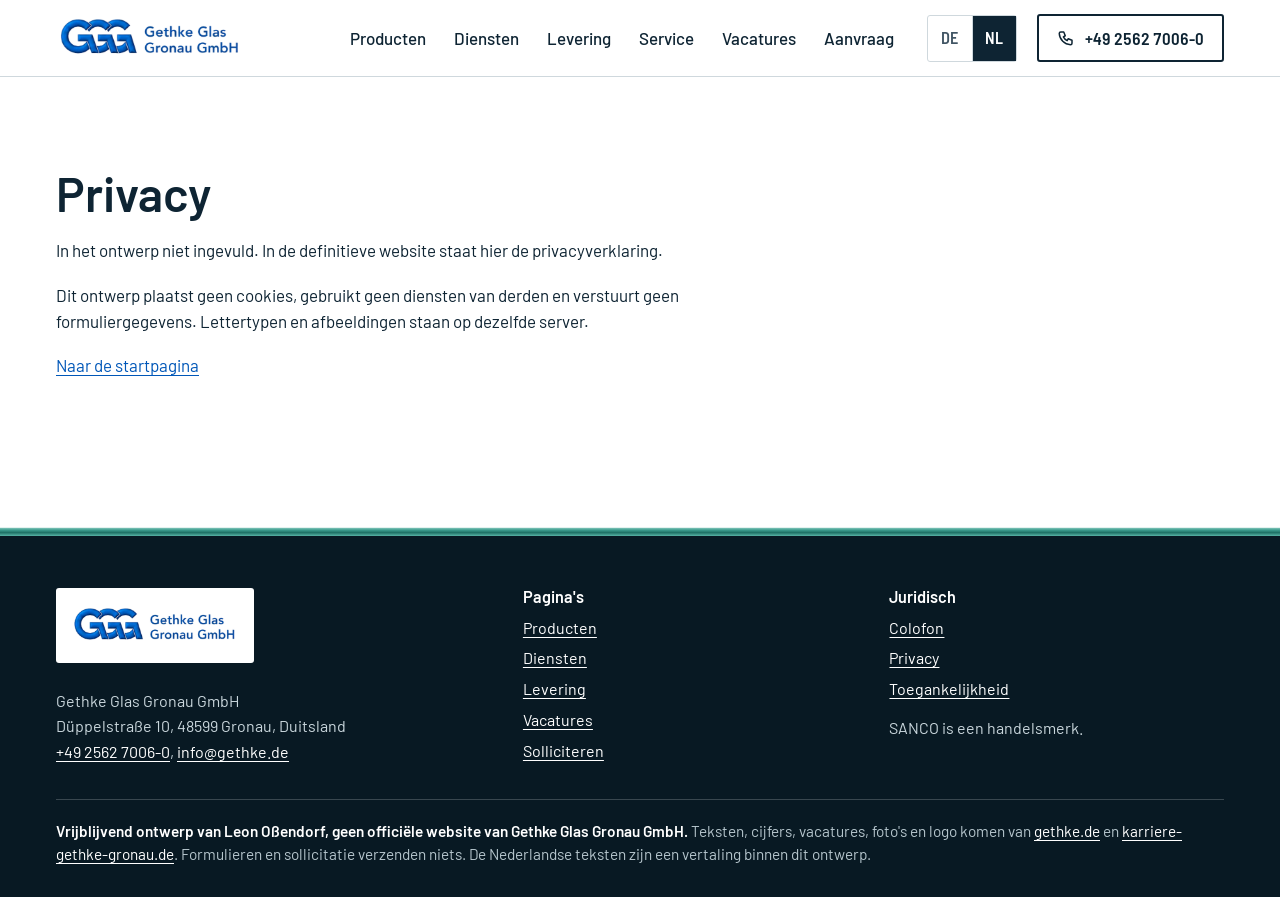
<file: nl/datenschutz.html>
<!doctype html>
<html lang="nl-NL">
<head>
<meta charset="utf-8">
<meta name="viewport" content="width=device-width, initial-scale=1">
<meta name="robots" content="noindex,nofollow">
<title>Privacy (ontwerp)</title>
<link rel="alternate" hreflang="de" href="https://gethke.leonossendorf.de/datenschutz.html">
<link rel="alternate" hreflang="nl" href="https://gethke.leonossendorf.de/nl/datenschutz.html">
<link rel="preload" href="../fonts/barlow-600.woff2" as="font" type="font/woff2" crossorigin>
<link rel="preload" href="../fonts/barlow-400.woff2" as="font" type="font/woff2" crossorigin>
<link rel="stylesheet" href="../css/site.css?v=3">
<link rel="icon" href="../img/favicon.svg" type="image/svg+xml">
<script>window.STAND="2026-11-10-3";</script>
</head>
<body>
<a class="sprung" href="#inhalt">Naar de inhoud</a>

<header class="kopf">
  <div class="innen kopf__innen">
    <a class="kopf__logo" href="./" aria-label="Gethke Glas Gronau, startpagina"><img src="../img/logo-gethke.png" width="1080" height="350" alt="Gethke Glas Gronau GmbH"></a>
    <div class="sprache" role="group" aria-label="Taal">
      <a href="../datenschutz.html" lang="de" hreflang="de"><span class="sr">Deutsch</span><span aria-hidden="true">DE</span></a>
      <a href="datenschutz.html" lang="nl" hreflang="nl" aria-current="true"><span class="sr">Nederlands</span><span aria-hidden="true">NL</span></a>
    </div>
    <button class="kopf__menue" type="button" aria-expanded="false" aria-controls="hauptnav"><span aria-hidden="true"></span><b>Menu</b></button>
    <nav class="kopf__nav" id="hauptnav" aria-label="Hoofdmenu">
      <ul>
        <li><a href="./#produkte">Producten</a></li>
        <li><a href="./#leistung">Diensten</a></li>
        <li><a href="./#lieferung">Levering</a></li>
        <li><a href="./#service">Service</a></li>
        <li><a href="karriere.html">Vacatures</a></li>
        <li><a href="./#anfrage">Aanvraag</a></li>
      </ul>
    </nav>
    <a class="kopf__tel" href="tel:+49256270060" aria-label="Bellen: +49 2562 7006-0">
      <svg viewBox="0 0 24 24" fill="none" stroke="currentColor" stroke-width="2" stroke-linecap="round" stroke-linejoin="round" aria-hidden="true"><path d="M5 4h4l2 5-2.5 1.5a11 11 0 0 0 5 5L15 13l5 2v4a2 2 0 0 1-2 2A16 16 0 0 1 3 6a2 2 0 0 1 2-2z"/></svg>
      <span class="zahl">+49 2562 7006-0</span>
    </a>
  </div>
</header>


<main id="inhalt">
<div class="innen schlicht">
<h1>Privacy</h1>

<p>In het ontwerp niet ingevuld. In de definitieve website staat hier de privacyverklaring.</p>
<p>Dit ontwerp plaatst geen cookies, gebruikt geen diensten van derden en verstuurt geen formuliergegevens. Lettertypen en afbeeldingen staan op dezelfde server.</p>
<p><a href="./">Naar de startpagina</a></p>
</div>
</main>

<div class="glaskante" aria-hidden="true"></div>
<footer class="fuss">
  <div class="innen fuss__innen">
    <div>
      <span class="fuss__logo"><img src="../img/logo-gethke.png" width="1080" height="350" alt="Gethke Glas Gronau GmbH" loading="lazy"></span>
      <address>Gethke Glas Gronau GmbH<br>Düppelstraße 10, 48599 Gronau, Duitsland<br><a href="tel:+49256270060">+49 2562 7006-0</a>, <a href="mailto:info@gethke.de">info@gethke.de</a></address>
    </div>
    <div>
      <h2>Pagina's</h2>
      <ul>
        <li><a href="./#produkte">Producten</a></li>
        <li><a href="./#leistung">Diensten</a></li>
        <li><a href="./#lieferung">Levering</a></li>
        <li><a href="karriere.html">Vacatures</a></li>
        <li><a href="karriere.html#bewerben">Solliciteren</a></li>
      </ul>
    </div>
    <div>
      <h2>Juridisch</h2>
      <ul>
        <li><a href="impressum.html">Colofon</a></li>
        <li><a href="datenschutz.html">Privacy</a></li>
        <li><a href="barrierefreiheit.html">Toegankelijkheid</a></li>
      </ul>
      <p style="margin-top:14px">SANCO is een handelsmerk.</p>
    </div>
  </div>
  <div class="innen entwurf">
    <p><strong>Vrijblijvend ontwerp van Leon Oßendorf, geen officiële website van Gethke Glas Gronau GmbH.</strong> Teksten, cijfers, vacatures, foto's en logo komen van <a href="https://gethke.de/">gethke.de</a> en <a href="https://www.karriere-gethke-gronau.de/produktionsmitarbeiter">karriere-gethke-gronau.de</a>. Formulieren en sollicitatie verzenden niets. De Nederlandse teksten zijn een vertaling binnen dit ontwerp.</p>
  </div>
</footer>

<script src="../js/site.js?v=3" defer></script>

</body>
</html>
</file>
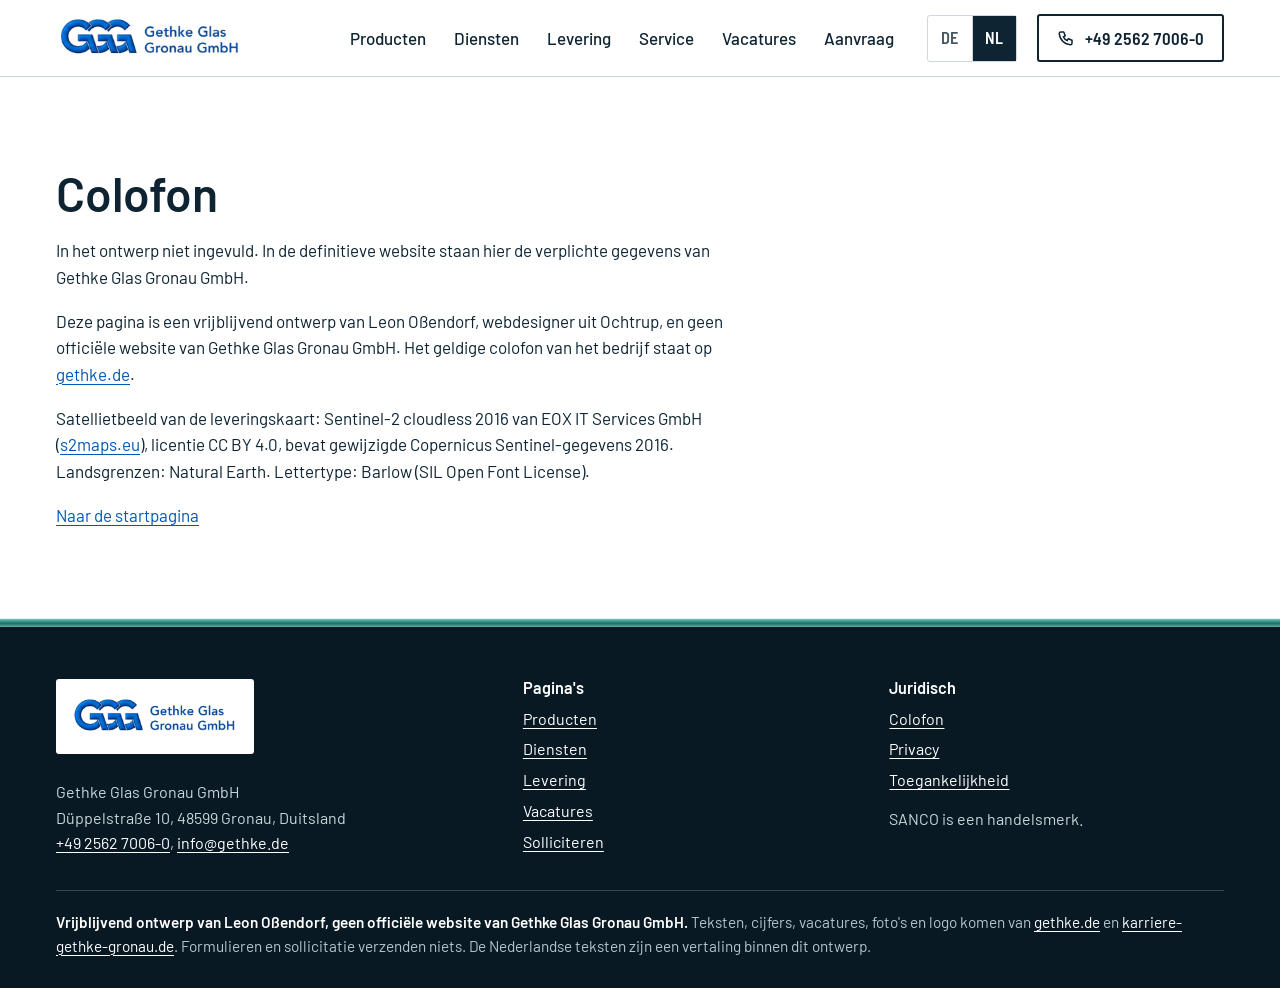
<file: nl/impressum.html>
<!doctype html>
<html lang="nl-NL">
<head>
<meta charset="utf-8">
<meta name="viewport" content="width=device-width, initial-scale=1">
<meta name="robots" content="noindex,nofollow">
<title>Colofon (ontwerp)</title>
<link rel="alternate" hreflang="de" href="https://gethke.leonossendorf.de/impressum.html">
<link rel="alternate" hreflang="nl" href="https://gethke.leonossendorf.de/nl/impressum.html">
<link rel="preload" href="../fonts/barlow-600.woff2" as="font" type="font/woff2" crossorigin>
<link rel="preload" href="../fonts/barlow-400.woff2" as="font" type="font/woff2" crossorigin>
<link rel="stylesheet" href="../css/site.css?v=3">
<link rel="icon" href="../img/favicon.svg" type="image/svg+xml">
<script>window.STAND="2026-11-10-3";</script>
</head>
<body>
<a class="sprung" href="#inhalt">Naar de inhoud</a>

<header class="kopf">
  <div class="innen kopf__innen">
    <a class="kopf__logo" href="./" aria-label="Gethke Glas Gronau, startpagina"><img src="../img/logo-gethke.png" width="1080" height="350" alt="Gethke Glas Gronau GmbH"></a>
    <div class="sprache" role="group" aria-label="Taal">
      <a href="../impressum.html" lang="de" hreflang="de"><span class="sr">Deutsch</span><span aria-hidden="true">DE</span></a>
      <a href="impressum.html" lang="nl" hreflang="nl" aria-current="true"><span class="sr">Nederlands</span><span aria-hidden="true">NL</span></a>
    </div>
    <button class="kopf__menue" type="button" aria-expanded="false" aria-controls="hauptnav"><span aria-hidden="true"></span><b>Menu</b></button>
    <nav class="kopf__nav" id="hauptnav" aria-label="Hoofdmenu">
      <ul>
        <li><a href="./#produkte">Producten</a></li>
        <li><a href="./#leistung">Diensten</a></li>
        <li><a href="./#lieferung">Levering</a></li>
        <li><a href="./#service">Service</a></li>
        <li><a href="karriere.html">Vacatures</a></li>
        <li><a href="./#anfrage">Aanvraag</a></li>
      </ul>
    </nav>
    <a class="kopf__tel" href="tel:+49256270060" aria-label="Bellen: +49 2562 7006-0">
      <svg viewBox="0 0 24 24" fill="none" stroke="currentColor" stroke-width="2" stroke-linecap="round" stroke-linejoin="round" aria-hidden="true"><path d="M5 4h4l2 5-2.5 1.5a11 11 0 0 0 5 5L15 13l5 2v4a2 2 0 0 1-2 2A16 16 0 0 1 3 6a2 2 0 0 1 2-2z"/></svg>
      <span class="zahl">+49 2562 7006-0</span>
    </a>
  </div>
</header>


<main id="inhalt">
<div class="innen schlicht">
<h1>Colofon</h1>

<p>In het ontwerp niet ingevuld. In de definitieve website staan hier de verplichte gegevens van Gethke Glas Gronau GmbH.</p>
<p>Deze pagina is een vrijblijvend ontwerp van Leon Oßendorf, webdesigner uit Ochtrup, en geen officiële website van Gethke Glas Gronau GmbH. Het geldige colofon van het bedrijf staat op <a href="https://gethke.de/www.gethke.de/gethke_221_impressum.html">gethke.de</a>.</p>
<p>Satellietbeeld van de leveringskaart: Sentinel-2 cloudless 2016 van EOX IT Services GmbH (<a href="https://s2maps.eu">s2maps.eu</a>), licentie CC BY 4.0, bevat gewijzigde Copernicus Sentinel-gegevens 2016. Landsgrenzen: Natural Earth. Lettertype: Barlow (SIL Open Font License).</p>
<p><a href="./">Naar de startpagina</a></p>
</div>
</main>

<div class="glaskante" aria-hidden="true"></div>
<footer class="fuss">
  <div class="innen fuss__innen">
    <div>
      <span class="fuss__logo"><img src="../img/logo-gethke.png" width="1080" height="350" alt="Gethke Glas Gronau GmbH" loading="lazy"></span>
      <address>Gethke Glas Gronau GmbH<br>Düppelstraße 10, 48599 Gronau, Duitsland<br><a href="tel:+49256270060">+49 2562 7006-0</a>, <a href="mailto:info@gethke.de">info@gethke.de</a></address>
    </div>
    <div>
      <h2>Pagina's</h2>
      <ul>
        <li><a href="./#produkte">Producten</a></li>
        <li><a href="./#leistung">Diensten</a></li>
        <li><a href="./#lieferung">Levering</a></li>
        <li><a href="karriere.html">Vacatures</a></li>
        <li><a href="karriere.html#bewerben">Solliciteren</a></li>
      </ul>
    </div>
    <div>
      <h2>Juridisch</h2>
      <ul>
        <li><a href="impressum.html">Colofon</a></li>
        <li><a href="datenschutz.html">Privacy</a></li>
        <li><a href="barrierefreiheit.html">Toegankelijkheid</a></li>
      </ul>
      <p style="margin-top:14px">SANCO is een handelsmerk.</p>
    </div>
  </div>
  <div class="innen entwurf">
    <p><strong>Vrijblijvend ontwerp van Leon Oßendorf, geen officiële website van Gethke Glas Gronau GmbH.</strong> Teksten, cijfers, vacatures, foto's en logo komen van <a href="https://gethke.de/">gethke.de</a> en <a href="https://www.karriere-gethke-gronau.de/produktionsmitarbeiter">karriere-gethke-gronau.de</a>. Formulieren en sollicitatie verzenden niets. De Nederlandse teksten zijn een vertaling binnen dit ontwerp.</p>
  </div>
</footer>

<script src="../js/site.js?v=3" defer></script>

</body>
</html>
</file>
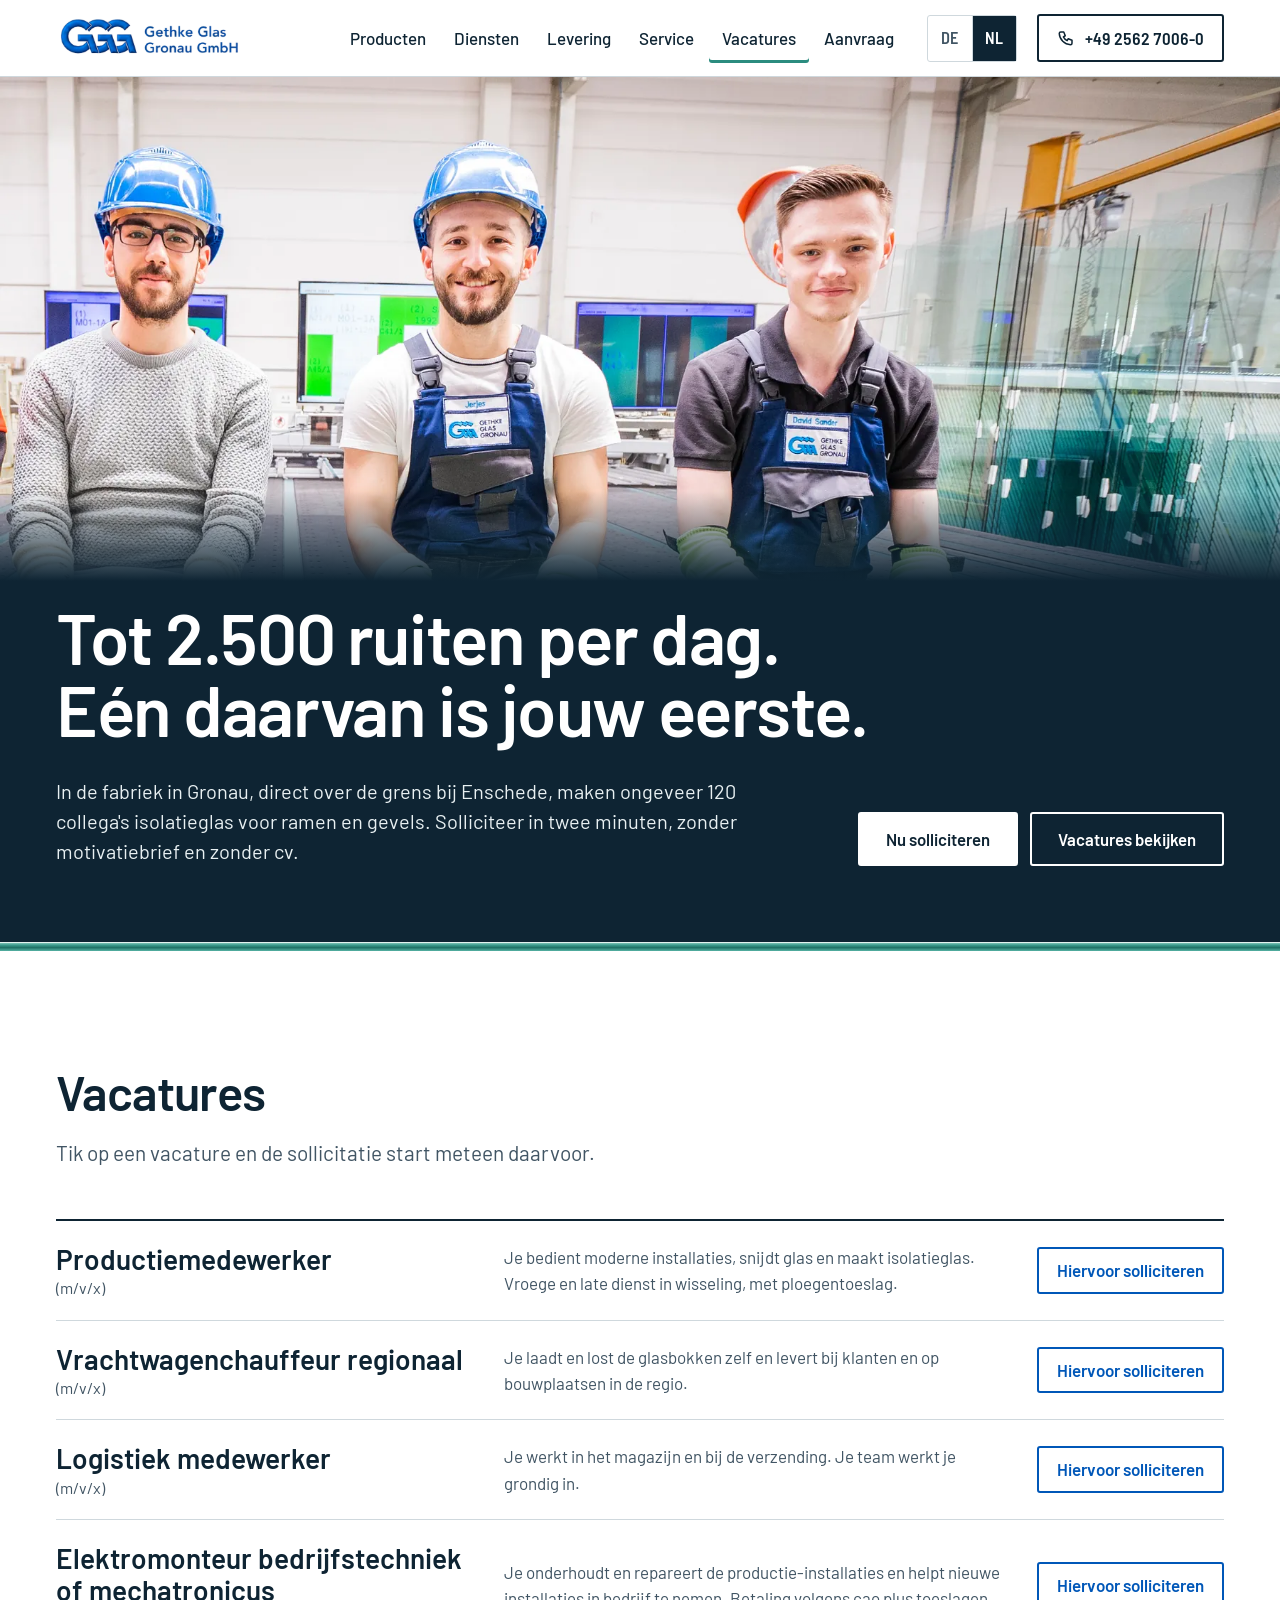
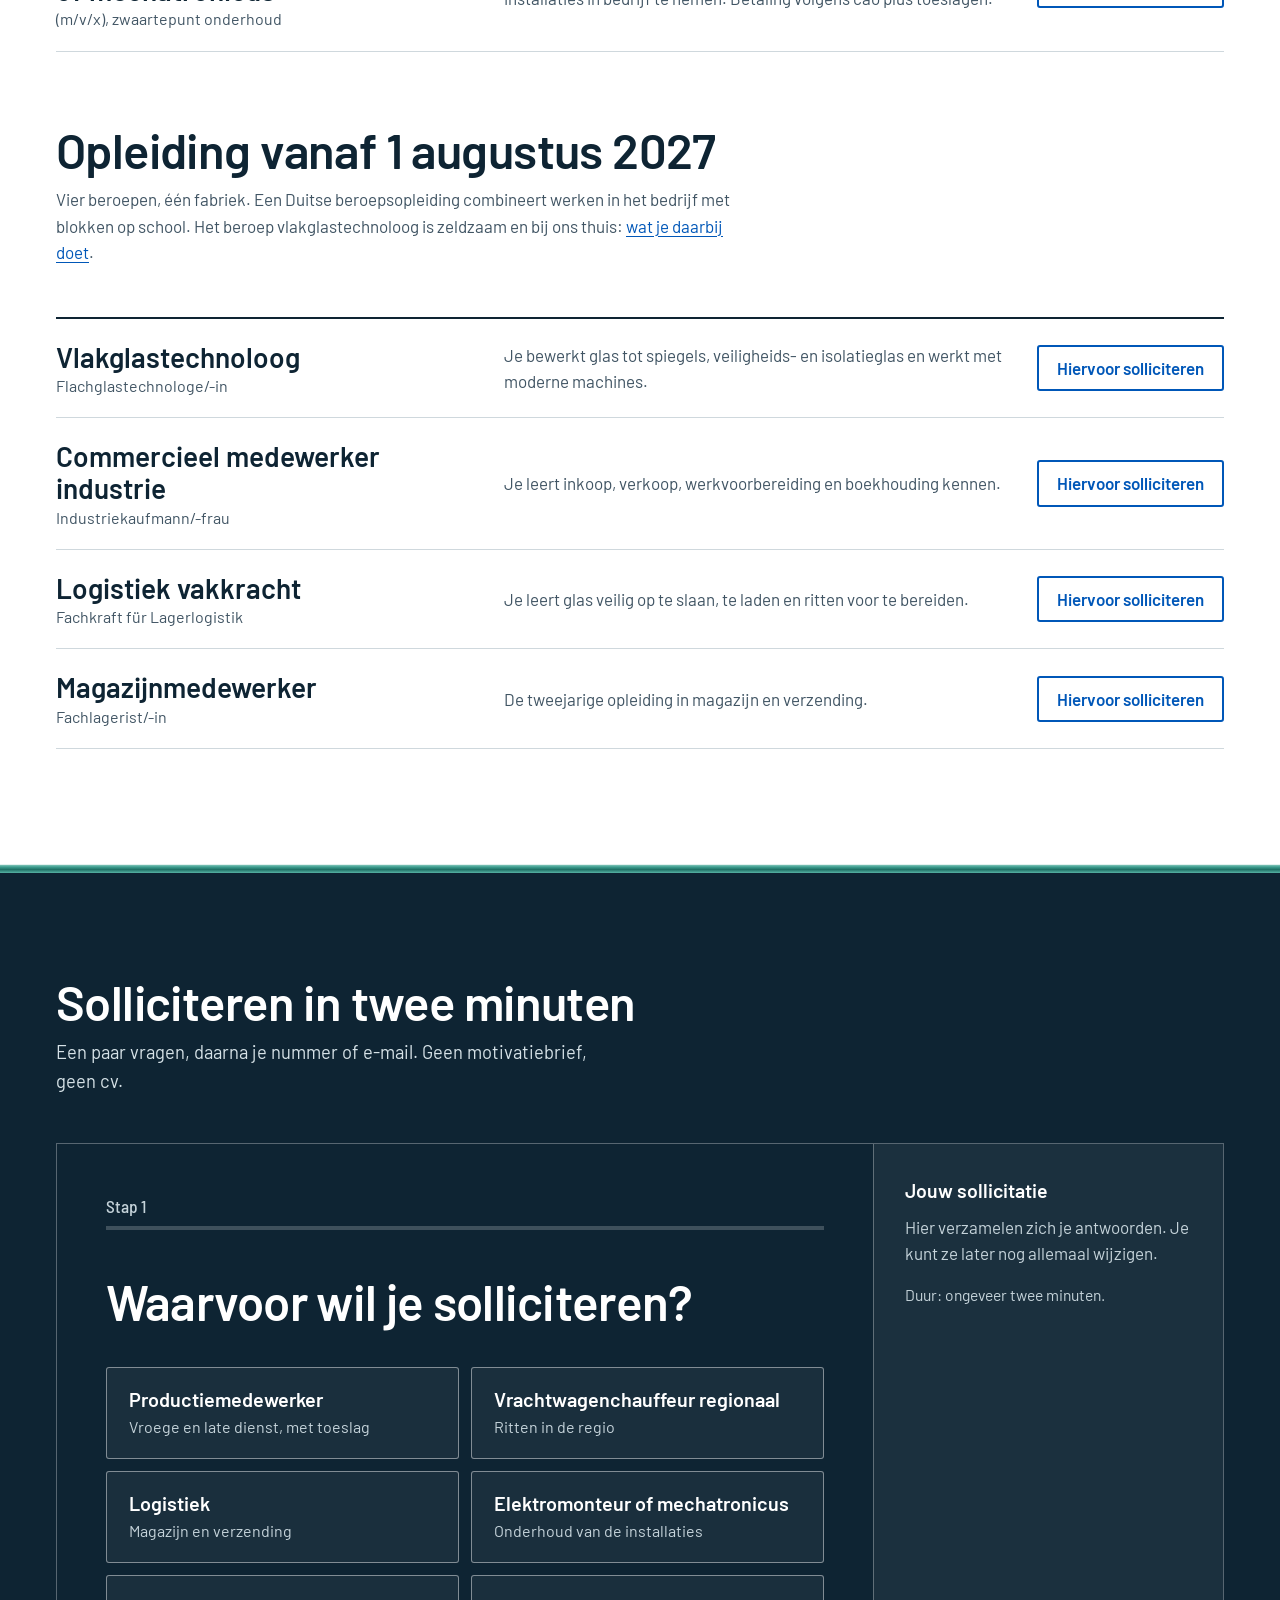
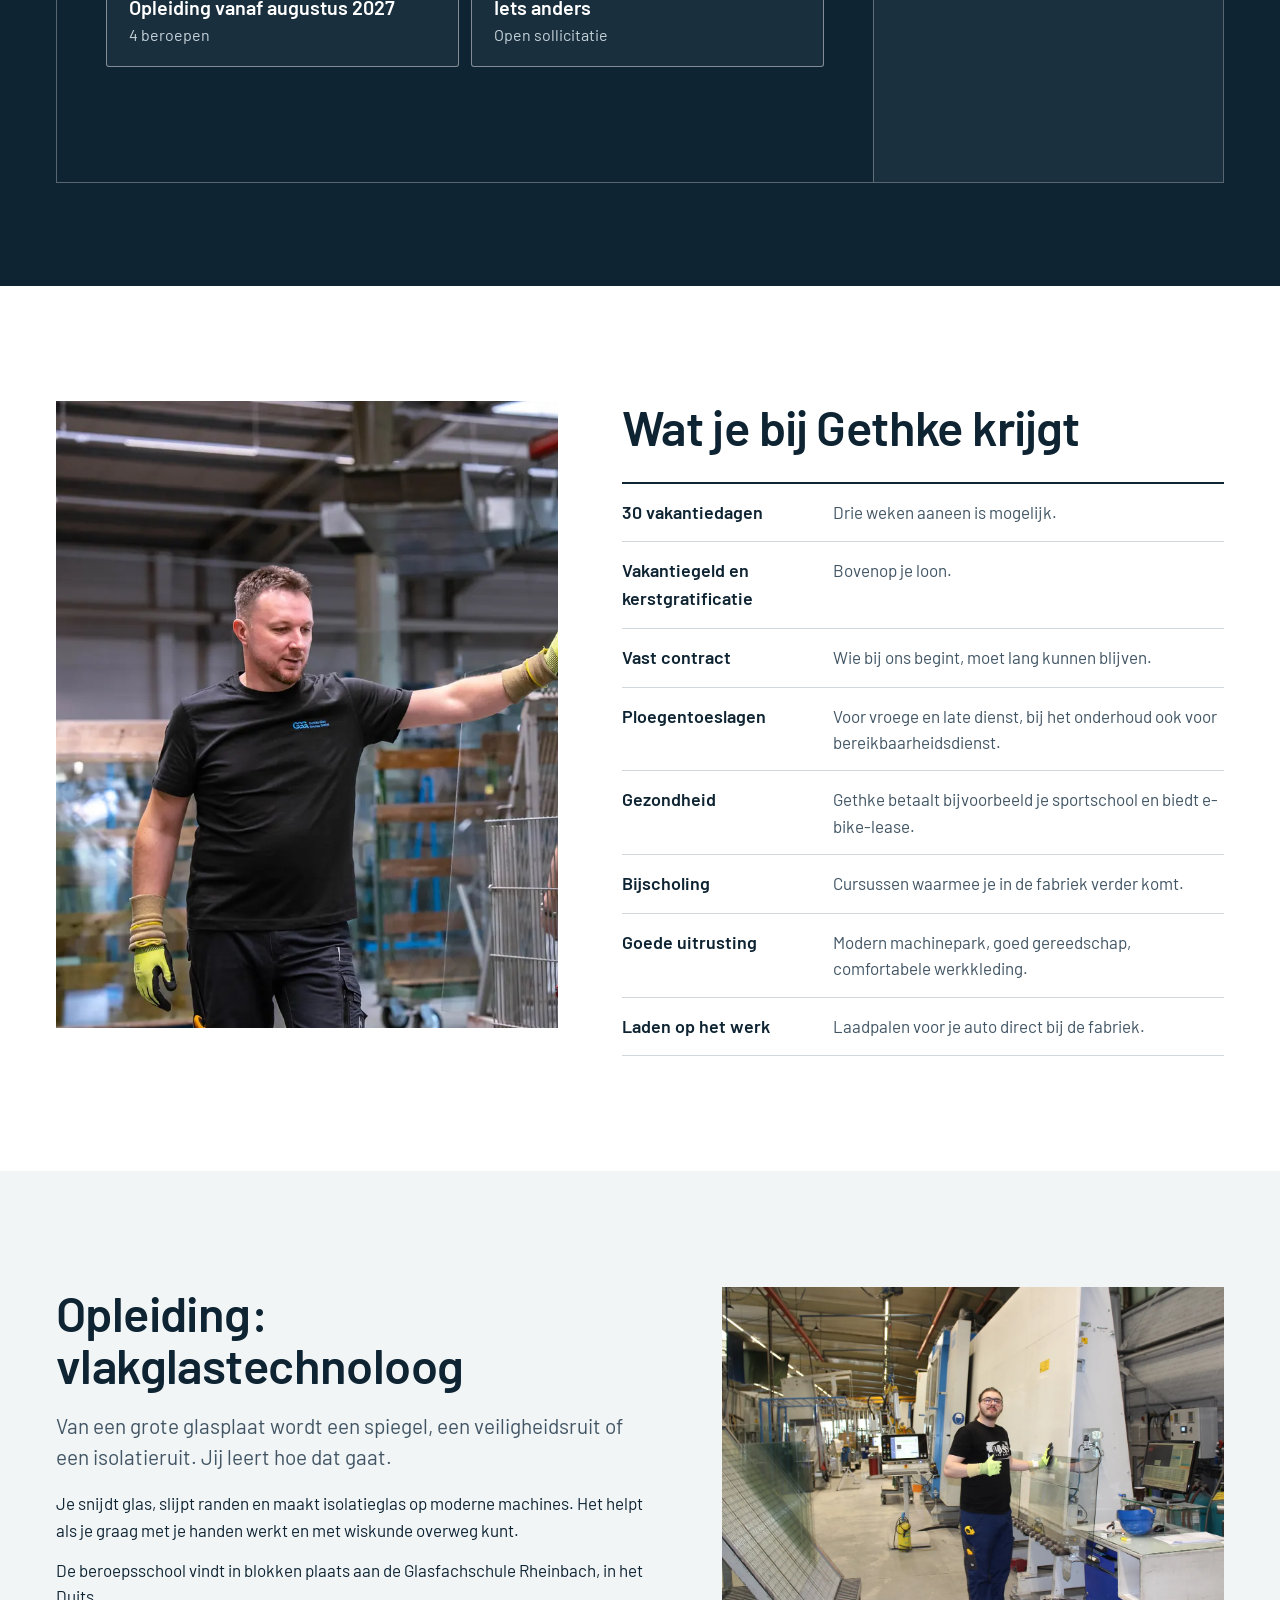
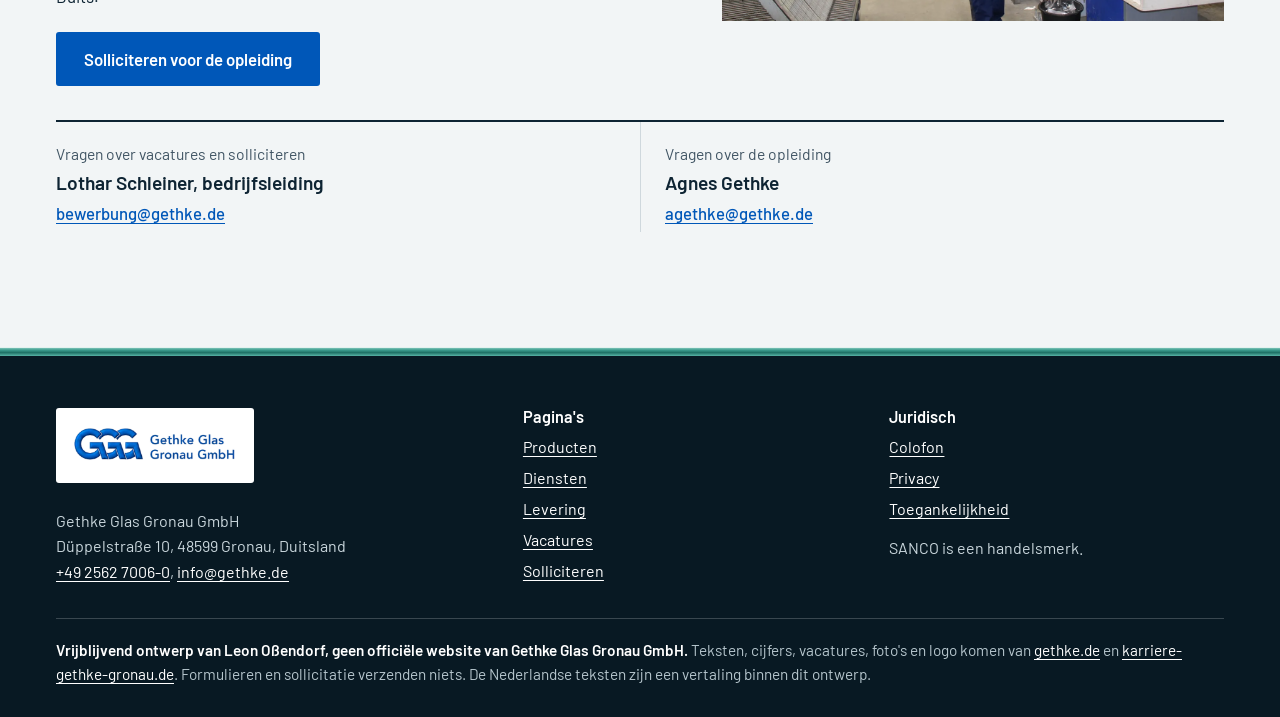
<file: nl/karriere.html>
<!doctype html>
<html lang="nl-NL">
<head>
<meta charset="utf-8">
<meta name="viewport" content="width=device-width, initial-scale=1">
<meta name="robots" content="noindex,nofollow">
<title>Werken bij Gethke Glas Gronau: vacatures en opleiding (ontwerp)</title>
<meta name="description" content="Vrijblijvend ontwerp: vacatures en opleiding bij Gethke Glas Gronau GmbH. Solliciteren in twee minuten.">
<link rel="alternate" hreflang="de" href="https://gethke.leonossendorf.de/karriere.html">
<link rel="alternate" hreflang="nl" href="https://gethke.leonossendorf.de/nl/karriere.html">
<link rel="preload" href="../fonts/barlow-600.woff2" as="font" type="font/woff2" crossorigin>
<link rel="preload" href="../fonts/barlow-400.woff2" as="font" type="font/woff2" crossorigin>
<link rel="stylesheet" href="../css/site.css?v=3">
<link rel="icon" href="../img/favicon.svg" type="image/svg+xml">
<script>window.STAND="2026-11-10-3";</script>
</head>
<body>
<a class="sprung" href="#inhalt">Naar de inhoud</a>

<header class="kopf">
  <div class="innen kopf__innen">
    <a class="kopf__logo" href="./" aria-label="Gethke Glas Gronau, startpagina"><img src="../img/logo-gethke.png" width="1080" height="350" alt="Gethke Glas Gronau GmbH"></a>
    <div class="sprache" role="group" aria-label="Taal">
      <a href="../karriere.html" lang="de" hreflang="de"><span class="sr">Deutsch</span><span aria-hidden="true">DE</span></a>
      <a href="karriere.html" lang="nl" hreflang="nl" aria-current="true"><span class="sr">Nederlands</span><span aria-hidden="true">NL</span></a>
    </div>
    <button class="kopf__menue" type="button" aria-expanded="false" aria-controls="hauptnav"><span aria-hidden="true"></span><b>Menu</b></button>
    <nav class="kopf__nav" id="hauptnav" aria-label="Hoofdmenu">
      <ul>
        <li><a href="./#produkte">Producten</a></li>
        <li><a href="./#leistung">Diensten</a></li>
        <li><a href="./#lieferung">Levering</a></li>
        <li><a href="./#service">Service</a></li>
        <li><a href="karriere.html" aria-current="page">Vacatures</a></li>
        <li><a href="./#anfrage">Aanvraag</a></li>
      </ul>
    </nav>
    <a class="kopf__tel" href="tel:+49256270060" aria-label="Bellen: +49 2562 7006-0">
      <svg viewBox="0 0 24 24" fill="none" stroke="currentColor" stroke-width="2" stroke-linecap="round" stroke-linejoin="round" aria-hidden="true"><path d="M5 4h4l2 5-2.5 1.5a11 11 0 0 0 5 5L15 13l5 2v4a2 2 0 0 1-2 2A16 16 0 0 1 3 6a2 2 0 0 1 2-2z"/></svg>
      <span class="zahl">+49 2562 7006-0</span>
    </a>
  </div>
</header>


<main id="inhalt">

<section class="khero" aria-labelledby="k-titel">
  <picture class="khero__bild">
    <img src="../img/team.webp" width="1800" height="1138" alt="Drie medewerkers in werkkleding zitten naast elkaar op een snijtafel in de fabriek in Gronau en lachen naar de camera. Rechts staan glasplaten op bokken." fetchpriority="high">
  </picture>
  <div class="innen khero__innen">
    <h1 id="k-titel"><span>Tot 2.500 ruiten per dag.</span> <span>Eén daarvan is jouw eerste.</span></h1>
    <div class="khero__zeile">
      <p>In de fabriek in Gronau, direct over de grens bij Enschede, maken ongeveer 120 collega's isolatieglas voor ramen en gevels. Solliciteer in twee minuten, zonder motivatiebrief en zonder cv.</p>
      <div class="khero__knoepfe">
        <a class="knopf knopf--weiss" href="#bewerben">Nu solliciteren</a>
        <a class="knopf knopf--hell" href="#stellen">Vacatures bekijken</a>
      </div>
    </div>
  </div>
</section>
<div class="glaskante" aria-hidden="true"></div>

<section class="abschnitt" id="stellen" aria-labelledby="stellen-titel">
  <div class="innen">
    <h2 id="stellen-titel">Vacatures</h2>
    <p class="vorspann">Tik op een vacature en de sollicitatie start meteen daarvoor.</p>
    <ul class="jobs">
      <li><button class="job" type="button" data-stelle="produktion">
        <h3>Productiemedewerker <small>(m/v/x)</small></h3>
        <p>Je bedient moderne installaties, snijdt glas en maakt isolatieglas. Vroege en late dienst in wisseling, met ploegentoeslag.</p>
        <span class="los">Hiervoor solliciteren</span>
      </button></li>
      <li><button class="job" type="button" data-stelle="lkw">
        <h3>Vrachtwagenchauffeur regionaal <small>(m/v/x)</small></h3>
        <p>Je laadt en lost de glasbokken zelf en levert bij klanten en op bouwplaatsen in de regio.</p>
        <span class="los">Hiervoor solliciteren</span>
      </button></li>
      <li><button class="job" type="button" data-stelle="lager">
        <h3>Logistiek medewerker <small>(m/v/x)</small></h3>
        <p>Je werkt in het magazijn en bij de verzending. Je team werkt je grondig in.</p>
        <span class="los">Hiervoor solliciteren</span>
      </button></li>
      <li><button class="job" type="button" data-stelle="elektro">
        <h3>Elektromonteur bedrijfstechniek of mechatronicus <small>(m/v/x), zwaartepunt onderhoud</small></h3>
        <p>Je onderhoudt en repareert de productie-installaties en helpt nieuwe installaties in bedrijf te nemen. Betaling volgens cao plus toeslagen.</p>
        <span class="los">Hiervoor solliciteren</span>
      </button></li>
    </ul>

    <div class="jobs__gruppe" id="ausbildung">
      <h2>Opleiding vanaf 1 augustus 2027</h2>
      <p>Vier beroepen, één fabriek. Een Duitse beroepsopleiding combineert werken in het bedrijf met blokken op school. Het beroep vlakglastechnoloog is zeldzaam en bij ons thuis: <a href="#flachglas">wat je daarbij doet</a>.</p>
      <ul class="jobs">
        <li><button class="job" type="button" data-stelle="ausbildung" data-beruf="0">
          <h3>Vlakglastechnoloog <small lang="de">Flachglastechnologe/-in</small></h3>
          <p>Je bewerkt glas tot spiegels, veiligheids- en isolatieglas en werkt met moderne machines.</p>
          <span class="los">Hiervoor solliciteren</span>
        </button></li>
        <li><button class="job" type="button" data-stelle="ausbildung" data-beruf="1">
          <h3>Commercieel medewerker industrie <small lang="de">Industriekaufmann/-frau</small></h3>
          <p>Je leert inkoop, verkoop, werkvoorbereiding en boekhouding kennen.</p>
          <span class="los">Hiervoor solliciteren</span>
        </button></li>
        <li><button class="job" type="button" data-stelle="ausbildung" data-beruf="2">
          <h3>Logistiek vakkracht <small lang="de">Fachkraft für Lagerlogistik</small></h3>
          <p>Je leert glas veilig op te slaan, te laden en ritten voor te bereiden.</p>
          <span class="los">Hiervoor solliciteren</span>
        </button></li>
        <li><button class="job" type="button" data-stelle="ausbildung" data-beruf="3">
          <h3>Magazijnmedewerker <small lang="de">Fachlagerist/-in</small></h3>
          <p>De tweejarige opleiding in magazijn en verzending.</p>
          <span class="los">Hiervoor solliciteren</span>
        </button></li>
      </ul>
    </div>
  </div>
</section>

<div class="glaskante" aria-hidden="true"></div>
<section class="bew dunkel" id="bewerben" aria-labelledby="bew-titel">
  <div class="innen">
    <div class="bew__kopf">
      <h2 id="bew-titel">Solliciteren in twee minuten</h2>
      <p>Een paar vragen, daarna je nummer of e-mail. Geen motivatiebrief, geen cv.</p>
    </div>
    <div class="bew__rahmen">
      <div class="bew__buehne">
        <div class="bew__leiste">
          <button type="button" id="b-zurueck" hidden>Terug</button>
          <p id="b-stand">Stap 1</p>
          <div class="bew__balken" aria-hidden="true"><span id="b-balken"></span></div>
        </div>
        <div class="bew__schritt" id="b-schritt">
          <h3 tabindex="-1">Waarvoor wil je solliciteren?</h3>
          <noscript><p>Voor deze sollicitatie is JavaScript nodig. Je kunt ook per e-mail solliciteren: <a href="mailto:bewerbung@gethke.de">bewerbung@gethke.de</a></p></noscript>
        </div>
      </div>
      <div class="bew__zettel">
        <h3 id="b-zettel-titel">Jouw sollicitatie</h3>
        <p class="bew__leer" id="b-leer">Hier verzamelen zich je antwoorden. Je kunt ze later nog allemaal wijzigen.</p>
        <dl id="b-zettel" aria-labelledby="b-zettel-titel"></dl>
        <p class="bew__dauer" id="b-dauer"></p>
      </div>
    </div>
  </div>
</section>

<section class="abschnitt" id="vorteile" aria-labelledby="vorteile-titel">
  <div class="innen vorteile">
    <figure class="vorteile__bild">
      <img src="../img/werk-scheibe.webp" width="1400" height="935" loading="lazy" alt="Een medewerker in een zwart Gethke-shirt zet een grote glasplaat tegen een bok.">
    </figure>
    <div>
      <h2 id="vorteile-titel">Wat je bij Gethke krijgt</h2>
      <ul>
        <li><strong>30 vakantiedagen</strong><span>Drie weken aaneen is mogelijk.</span></li>
        <li><strong>Vakantiegeld en kerstgratificatie</strong><span>Bovenop je loon.</span></li>
        <li><strong>Vast contract</strong><span>Wie bij ons begint, moet lang kunnen blijven.</span></li>
        <li><strong>Ploegentoeslagen</strong><span>Voor vroege en late dienst, bij het onderhoud ook voor bereikbaarheidsdienst.</span></li>
        <li><strong>Gezondheid</strong><span>Gethke betaalt bijvoorbeeld je sportschool en biedt e-bike-lease.</span></li>
        <li><strong>Bijscholing</strong><span>Cursussen waarmee je in de fabriek verder komt.</span></li>
        <li><strong>Goede uitrusting</strong><span>Modern machinepark, goed gereedschap, comfortabele werkkleding.</span></li>
        <li><strong>Laden op het werk</strong><span>Laadpalen voor je auto direct bij de fabriek.</span></li>
      </ul>
    </div>
  </div>
</section>

<section class="abschnitt abschnitt--grau" id="flachglas" aria-labelledby="flachglas-titel">
  <div class="innen">
    <div class="ausbildung">
      <div>
        <h2 id="flachglas-titel">Opleiding: vlakglastechnoloog</h2>
        <p class="vorspann" style="margin-bottom:18px">Van een grote glasplaat wordt een spiegel, een veiligheidsruit of een isolatieruit. Jij leert hoe dat gaat.</p>
        <p>Je snijdt glas, slijpt randen en maakt isolatieglas op moderne machines. Het helpt als je graag met je handen werkt en met wiskunde overweg kunt.</p>
        <p>De beroepsschool vindt in blokken plaats aan de Glasfachschule Rheinbach, in het Duits.</p>
        <p style="margin-top:22px"><button class="knopf" type="button" data-stelle="ausbildung" data-beruf="0">Solliciteren voor de opleiding</button></p>
      </div>
      <figure class="ausbildung__bild">
        <img src="../img/werk-anlage.webp" width="1400" height="933" loading="lazy" alt="Een jonge medewerker staat bij een installatie in de fabriek en steekt lachend zijn duim op.">
      </figure>
    </div>
    <dl class="personen">
      <div><dt>Vragen over vacatures en solliciteren</dt><dd>Lothar Schleiner, bedrijfsleiding<br><a href="mailto:bewerbung@gethke.de">bewerbung@gethke.de</a></dd></div>
      <div><dt>Vragen over de opleiding</dt><dd>Agnes Gethke<br><a href="mailto:agethke@gethke.de">agethke@gethke.de</a></dd></div>
    </dl>
  </div>
</section>

</main>

<div class="glaskante" aria-hidden="true"></div>
<footer class="fuss">
  <div class="innen fuss__innen">
    <div>
      <span class="fuss__logo"><img src="../img/logo-gethke.png" width="1080" height="350" alt="Gethke Glas Gronau GmbH" loading="lazy"></span>
      <address>Gethke Glas Gronau GmbH<br>Düppelstraße 10, 48599 Gronau, Duitsland<br><a href="tel:+49256270060">+49 2562 7006-0</a>, <a href="mailto:info@gethke.de">info@gethke.de</a></address>
    </div>
    <div>
      <h2>Pagina's</h2>
      <ul>
        <li><a href="./#produkte">Producten</a></li>
        <li><a href="./#leistung">Diensten</a></li>
        <li><a href="./#lieferung">Levering</a></li>
        <li><a href="karriere.html">Vacatures</a></li>
        <li><a href="karriere.html#bewerben">Solliciteren</a></li>
      </ul>
    </div>
    <div>
      <h2>Juridisch</h2>
      <ul>
        <li><a href="impressum.html">Colofon</a></li>
        <li><a href="datenschutz.html">Privacy</a></li>
        <li><a href="barrierefreiheit.html">Toegankelijkheid</a></li>
      </ul>
      <p style="margin-top:14px">SANCO is een handelsmerk.</p>
    </div>
  </div>
  <div class="innen entwurf">
    <p><strong>Vrijblijvend ontwerp van Leon Oßendorf, geen officiële website van Gethke Glas Gronau GmbH.</strong> Teksten, cijfers, vacatures, foto's en logo komen van <a href="https://gethke.de/">gethke.de</a> en <a href="https://www.karriere-gethke-gronau.de/produktionsmitarbeiter">karriere-gethke-gronau.de</a>. Formulieren en sollicitatie verzenden niets. De Nederlandse teksten zijn een vertaling binnen dit ontwerp.</p>
  </div>
</footer>

<script src="../js/site.js?v=3" defer></script>

<script src="../js/karriere.js?v=3" defer></script>
</body>
</html>
</file>
<file: css/site.css>
/* Gethke Glas Gronau – Entwurf. Schrift: Barlow (SIL OFL), lokal eingebunden. */
@font-face{font-family:"Barlow";src:url("../fonts/barlow-400.woff2") format("woff2");font-weight:400;font-display:swap}
@font-face{font-family:"Barlow";src:url("../fonts/barlow-500.woff2") format("woff2");font-weight:500;font-display:swap}
@font-face{font-family:"Barlow";src:url("../fonts/barlow-600.woff2") format("woff2");font-weight:600;font-display:swap}
@font-face{font-family:"Barlow Semi Condensed";src:url("../fonts/barlow-semi-condensed-500.woff2") format("woff2");font-weight:500;font-display:swap}
@font-face{font-family:"Barlow Semi Condensed";src:url("../fonts/barlow-semi-condensed-600.woff2") format("woff2");font-weight:600;font-display:swap}

:root{
  --tinte:#0E2433;        /* Hallendunkel, Text */
  --tinte-2:#415564;      /* Nebentext, 7:1 auf Weiß */
  --blau:#0057B8;         /* Gethke-Blau aus dem Logo */
  --blau-tief:#00428C;
  --kante:#2B8C7F;        /* Floatglas-Kante */
  --kante-tief:#1C6A60;
  --kante-hell:#BFE3DB;
  --scheibe:#EDF5F3;      /* Glasfläche, sehr hell */
  --papier:#FFFFFF;
  --grau:#F2F5F6;
  --linie:#CFD8DD;
  --fehler:#A4262C;
  --breite:1240px;
  --rand:clamp(20px,4.4vw,56px);
  --daten:"Barlow Semi Condensed","Barlow",Arial,sans-serif;
}
*,*::before,*::after{box-sizing:border-box}
html{-webkit-text-size-adjust:100%;scroll-behavior:smooth;scroll-padding-top:92px}
body{margin:0;font-family:"Barlow",Arial,Helvetica,sans-serif;font-size:1.0625rem;line-height:1.55;color:var(--tinte);background:var(--papier);text-rendering:optimizeLegibility}
img{max-width:100%;height:auto;display:block}
h1,h2,h3,h4,p,ul,ol,dl,dd,figure{margin:0}
ul,ol{padding:0;list-style:none}
a{color:var(--blau);text-underline-offset:.18em;text-decoration-thickness:.07em}
a:hover{color:var(--blau-tief)}
button,input,select,textarea{font:inherit;color:inherit}
:focus-visible{outline:3px solid var(--blau);outline-offset:3px;border-radius:2px}
.dunkel :focus-visible,.hero :focus-visible{outline-color:#fff}
.sr{position:absolute;width:1px;height:1px;overflow:hidden;clip-path:inset(50%);white-space:nowrap}
.sprung{position:absolute;left:12px;top:-60px;z-index:100;background:var(--tinte);color:#fff;padding:12px 18px;border-radius:0 0 4px 4px}
.sprung:focus{top:0;color:#fff}
.innen{width:min(100% - 2*var(--rand),var(--breite));margin-inline:auto}
.zahl{font-family:var(--daten);font-variant-numeric:tabular-nums lining-nums}

h2{font-size:clamp(1.9rem,1.2rem + 2.6vw,3.05rem);line-height:1.08;font-weight:600;letter-spacing:-.012em;text-wrap:balance}
h3{font-size:1.3rem;line-height:1.25;font-weight:600}
.vorspann{font-size:clamp(1.1rem,1rem + .5vw,1.3rem);line-height:1.5;color:var(--tinte-2);max-width:38em;margin-top:18px}
.abschnitt{padding-block:clamp(64px,9vw,128px)}
.abschnitt--grau{background:var(--grau)}

/* Glaskante: trennt Abschnitte wie die Kante einer Scheibe */
.glaskante{height:9px;background:
  linear-gradient(180deg,rgba(255,255,255,.75) 0 1px,transparent 1px),
  linear-gradient(180deg,#9ED6CB 0%,#3C9C8E 34%,#1F7166 62%,#57B3A5 100%)}

/* Knöpfe */
.knopf{display:inline-flex;align-items:center;justify-content:center;gap:10px;min-height:52px;padding:12px 26px;border:2px solid var(--blau);border-radius:3px;background:var(--blau);color:#fff;font-weight:600;font-size:1.05rem;text-decoration:none;cursor:pointer;transition:background-color .18s,border-color .18s,color .18s}
.knopf:hover{background:var(--blau-tief);border-color:var(--blau-tief);color:#fff}
.knopf--hell{background:transparent;color:var(--blau)}
.knopf--hell:hover{background:var(--blau);color:#fff}
.knopf--weiss{background:#fff;border-color:#fff;color:var(--tinte)}
.knopf--weiss:hover{background:var(--kante-hell);border-color:var(--kante-hell);color:var(--tinte)}

/* Kopf */
.kopf{position:sticky;top:0;z-index:50;background:#fff;border-bottom:1px solid var(--linie)}
.kopf__innen{display:flex;align-items:center;gap:20px;min-height:76px}
.kopf__logo{flex:none;display:block}
.kopf__logo img{width:188px;height:auto}
.kopf__nav{margin-left:auto;order:2}
.kopf__nav ul{display:flex;gap:2px}
.kopf__nav a{display:block;padding:12px 13px;color:var(--tinte);text-decoration:none;font-weight:500;border-radius:3px}
.kopf__nav a:hover{background:var(--grau);color:var(--tinte)}
.kopf__nav a[aria-current="page"]{box-shadow:inset 0 -3px 0 var(--kante)}
.kopf__tel{flex:none;order:4;display:inline-flex;align-items:center;gap:10px;min-height:48px;padding:8px 18px;border:2px solid var(--tinte);border-radius:3px;color:var(--tinte);text-decoration:none;font-weight:600}
.kopf__tel:hover{background:var(--tinte);color:#fff}
.kopf__tel svg{width:18px;height:18px;flex:none}
.kopf__menue{display:none}
/* Sprachschalter Deutsch / Nederlands */
.sprache{flex:none;order:3;display:inline-flex;border:1.5px solid var(--linie);border-radius:3px}
.sprache a{display:flex;align-items:center;justify-content:center;min-width:44px;min-height:45px;padding:0 10px;font-family:var(--daten);font-weight:600;font-size:1.02rem;letter-spacing:.02em;color:var(--tinte-2);text-decoration:none}
.sprache a + a{border-left:1.5px solid var(--linie)}
.sprache a:hover{background:var(--grau);color:var(--tinte)}
.sprache a[aria-current]{background:var(--tinte);color:#fff}
.sprache a:focus-visible{outline-offset:-3px}
.sprache a[aria-current]:focus-visible{outline-color:#fff}
@media (max-width:1240px){
  .kopf__innen{min-height:66px;gap:8px}
  .kopf__logo img{width:150px}
  .sprache{order:1;margin-left:auto}
  .kopf__menue{order:2;display:inline-flex;align-items:center;gap:9px;min-height:48px;min-width:48px;justify-content:center;padding:8px 13px;background:none;border:2px solid var(--linie);border-radius:3px;font-weight:600;cursor:pointer}
  .kopf__menue span{display:block;width:18px;height:2px;background:currentColor;box-shadow:0 6px 0 currentColor,0 -6px 0 currentColor}
  .kopf__menue b{font-weight:600}
  .kopf__nav{position:absolute;left:0;right:0;top:100%;margin:0;background:#fff;border-bottom:1px solid var(--linie);display:none}
  .kopf__nav.offen{display:block}
  .kopf__nav ul{flex-direction:column;gap:0;padding:8px var(--rand) 16px}
  .kopf__nav a{padding:14px 4px;border-bottom:1px solid var(--grau);font-size:1.15rem}
  .kopf__tel{order:3;padding:8px 13px}
  .kopf__tel span{display:none}
}
@media (max-width:480px){
  .kopf__logo img{width:116px}
  .kopf__menue b{position:absolute;width:1px;height:1px;overflow:hidden;clip-path:inset(50%)}
  .sprache a{min-width:40px;padding:0 8px}
}
@media (max-width:360px){
  .kopf__innen{gap:6px}
  .kopf__logo img{width:90px}
  .sprache a{min-width:34px;padding:0 5px}
}

/* Hero: Werksfoto, die Glaskante teilt das Bild */
.hero{position:relative;isolation:isolate;background:var(--tinte);color:#fff;overflow:hidden}
.hero__bild{position:absolute;inset:0;z-index:-2}
.hero__bild img{width:100%;height:100%;object-fit:cover;object-position:58% 12%}
.hero::after{content:"";position:absolute;inset:0;z-index:-1;background:
  linear-gradient(90deg,rgba(7,22,32,.86) 0%,rgba(7,22,32,.66) 30%,rgba(7,22,32,0) 58%),
  linear-gradient(0deg,rgba(7,22,32,.55) 0%,rgba(7,22,32,0) 42%)}
.hero__innen{min-height:clamp(520px,76vh,780px);display:flex;flex-direction:column;justify-content:flex-end;padding-block:clamp(48px,7vw,92px)}
.hero h1{font-size:clamp(2.35rem,1.2rem + 5.2vw,5.25rem);line-height:1;font-weight:600;letter-spacing:-.02em}
.hero h1 span{display:block}
.hero p{margin-top:22px;font-size:clamp(1.12rem,1rem + .55vw,1.38rem);line-height:1.45;max-width:27em;color:#E8F0F2}
/* ein einzelner Lichtreflex auf der Scheibe im Foto */
.hero__reflex{position:absolute;z-index:-1;top:0;bottom:0;left:42%;width:22%;overflow:hidden;pointer-events:none}
.hero__reflex::before{content:"";position:absolute;top:-10%;bottom:-10%;left:0;width:55%;background:linear-gradient(100deg,rgba(255,255,255,0) 0%,rgba(255,255,255,.16) 45%,rgba(255,255,255,.3) 52%,rgba(255,255,255,0) 100%);transform:translateX(-120%) skewX(-8deg);animation:reflex 1.9s cubic-bezier(.3,.1,.2,1) .5s 1 both}
@keyframes reflex{to{transform:translateX(260%) skewX(-8deg)}}
@media (max-width:760px){
  .hero__bild img{object-position:50% 20%}
  .hero::after{background:linear-gradient(0deg,rgba(7,22,32,.94) 0%,rgba(7,22,32,.78) 34%,rgba(7,22,32,0) 66%)}
  .hero__innen{min-height:min(620px,86svh);padding-block:30px 34px}
  .hero__reflex{left:30%;width:40%}
}

/* Wege: Schnelleinstieg direkt unter dem Bild */
.wege ul{display:grid;grid-template-columns:repeat(4,1fr)}
.wege li + li{border-left:1px solid var(--linie)}
.wege a{display:block;height:100%;padding:26px 26px 28px;color:var(--tinte);text-decoration:none;position:relative}
.wege li:first-child a{padding-left:0}
.wege a strong{display:block;font-size:1.28rem;font-weight:600;line-height:1.2}
.wege a span{display:block;margin-top:6px;color:var(--tinte-2);font-size:1rem;line-height:1.4}
.wege a::after{content:"";position:absolute;left:26px;right:26px;bottom:0;height:4px;background:var(--kante);transform:scaleX(0);transform-origin:left;transition:transform .25s ease}
.wege li:first-child a::after{left:0}
.wege a:hover::after,.wege a:focus-visible::after{transform:scaleX(1)}
.wege a:hover strong{color:var(--blau)}
.wege{border-bottom:1px solid var(--linie)}
@media (max-width:900px){
  .wege ul{grid-template-columns:repeat(2,minmax(0,1fr))}
  .wege a strong{hyphens:auto;overflow-wrap:anywhere}
  .wege li + li{border-left:0}
  .wege li:nth-child(even){border-left:1px solid var(--linie)}
  .wege li:nth-child(n+3){border-top:1px solid var(--linie)}
  .wege a,.wege li:first-child a{padding:18px 14px 20px 0}
  .wege li:nth-child(even) a{padding-left:16px}
  .wege a strong{font-size:1.08rem}
  .wege a span{font-size:.94rem}
  .wege a::after{display:none}
}

/* Glasaufbau-Finder */
.finder{display:grid;grid-template-columns:minmax(0,5fr) minmax(0,6fr);gap:clamp(28px,5vw,80px);margin-top:clamp(36px,5vw,64px);align-items:start}
.finder fieldset{border:0;padding:0;margin:0 0 26px;min-width:0}
.finder legend{padding:0;margin-bottom:10px;font-weight:600;font-size:1.02rem}
.wahl{display:flex;flex-wrap:wrap;gap:8px}
.wahl label{position:relative;cursor:pointer}
.wahl input{position:absolute;opacity:0;inset:0;margin:0;cursor:pointer}
.wahl span{display:flex;align-items:center;min-height:46px;padding:8px 16px;border:1.5px solid var(--linie);border-radius:3px;background:#fff;font-weight:500;transition:border-color .15s,background-color .15s}
.wahl label:hover span{border-color:var(--tinte-2)}
.wahl input:checked + span{border-color:var(--tinte);background:var(--tinte);color:#fff}
.wahl input:focus-visible + span{outline:3px solid var(--blau);outline-offset:3px}
.wahl--daten span{font-family:var(--daten);font-variant-numeric:tabular-nums;font-size:1.1rem;letter-spacing:.01em}
.finder__hinweis{color:var(--tinte-2);font-size:.98rem;max-width:34em}
.finder__hinweis a{white-space:nowrap}

.aufbau{background:var(--grau);border:1px solid var(--linie);padding:clamp(20px,3vw,36px);scroll-margin-top:84px}
.aufbau__titel{display:flex;flex-wrap:wrap;justify-content:space-between;align-items:baseline;gap:6px 20px}
.aufbau__titel h3{font-size:1.5rem}
.aufbau__titel .zahl{font-size:1.35rem;font-weight:600;color:var(--kante-tief)}
/* Schnitt durch die Scheibe */
.schnitt{margin-top:22px;padding:8px 0 0}
.schnitt__seiten{display:flex;justify-content:space-between;font-size:.95rem;color:var(--tinte-2)}
.schnitt__kette,.schnitt__lagen{display:flex;justify-content:center}
.schnitt__kette{margin-top:6px;align-items:flex-end;height:34px}
.schnitt__kette div{flex:0 0 auto;text-align:center;font-family:var(--daten);font-weight:600;font-size:1.02rem;line-height:1;white-space:nowrap;border-inline:1px solid var(--tinte);border-bottom:1px solid var(--tinte);height:12px;position:relative;transition:width .45s cubic-bezier(.3,.7,.2,1)}
.schnitt__kette div + div{border-left:0}
.schnitt__kette div b{position:absolute;left:50%;bottom:9px;transform:translateX(-50%);font-weight:600}
.schnitt__lagen{height:clamp(200px,26vw,280px);margin-top:6px}
.lage{flex:0 0 auto;position:relative;transition:width .45s cubic-bezier(.3,.7,.2,1)}
.lage--glas{background:linear-gradient(90deg,#1E766B 0,#4FB3A4 18%,#8FD3C7 50%,#4FB3A4 82%,#1E766B 100%);box-shadow:inset 0 2px 0 rgba(255,255,255,.55)}
.lage--vsg{background:linear-gradient(90deg,#1E766B 0,#4FB3A4 18%,#8FD3C7 50%,#4FB3A4 82%,#1E766B 100%) 0 0/50% 100% repeat-x;box-shadow:inset 0 2px 0 rgba(255,255,255,.55)}
.lage--vsg::after{content:"";position:absolute;top:0;bottom:0;left:50%;width:2px;margin-left:-1px;background:#EAF7F4}
.lage--szr{background:linear-gradient(180deg,rgba(255,255,255,.9),rgba(226,240,237,.9))}
.lage--szr::after{content:"";position:absolute;left:0;right:0;bottom:0;height:34px;background:
  radial-gradient(circle at 50% 30%,#5d6b73 1.2px,transparent 1.6px) 0 4px/6px 6px,
  linear-gradient(180deg,#C9D1D6,#98A4AB);border-top:1px solid #7b878e}
.lage--szr::before{content:"";position:absolute;left:0;right:0;bottom:0;height:9px;background:#28343c;z-index:1}
.lage--szr i{position:absolute;left:0;right:0;top:44%;text-align:center;font-style:normal;font-family:var(--daten);font-weight:600;font-size:.95rem;color:var(--tinte-2)}
.schnitt__gesamt{margin-top:10px;text-align:center;font-family:var(--daten);font-size:1.02rem;color:var(--tinte-2)}
.schnitt__gesamt b{color:var(--tinte);font-weight:600}
/* Werte */
.werte{display:grid;grid-template-columns:repeat(2,minmax(0,1fr));gap:0;margin-top:26px;border-top:1px solid var(--linie)}
.werte div{padding:14px 0 12px;border-bottom:1px solid var(--linie)}
.werte div:nth-child(odd){padding-right:16px}
.werte div:nth-child(even){padding-left:16px;border-left:1px solid var(--linie)}
.werte dt{font-size:.96rem;color:var(--tinte-2)}
.werte dd{font-family:var(--daten);font-variant-numeric:tabular-nums;font-weight:600;font-size:1.7rem;line-height:1.15;margin-top:2px}
.werte dd small{font-size:1rem;font-weight:500;color:var(--tinte-2)}
.aufbau__fuss{display:flex;flex-wrap:wrap;gap:14px 22px;align-items:center;margin-top:26px}
.aufbau__quelle{margin-top:16px;font-size:.92rem;color:var(--tinte-2)}
.finder__kurz{display:none}
@media (max-width:900px){
  .finder{grid-template-columns:1fr}
  .finder__kurz{display:flex;justify-content:space-between;align-items:center;gap:12px;position:sticky;bottom:0;z-index:5;margin:18px calc(-1*var(--rand)) 0;padding:10px var(--rand);background:var(--tinte);color:#fff;font-size:.98rem;line-height:1.3}
  .finder__kurz b{display:block;font-weight:600}
  .finder__kurz span span{font-family:var(--daten);color:var(--kante-hell)}
  .finder__kurz a{flex:none;color:#fff;font-weight:600;padding:10px 0}
}

.mehr{margin-top:clamp(28px,4vw,44px);color:var(--tinte-2);max-width:46em}
.mehr a{font-weight:600}

/* Leistung: Stationen der Fertigung */
.fertigung{display:grid;grid-template-columns:minmax(0,6fr) minmax(0,5fr);gap:clamp(28px,5vw,84px);margin-top:clamp(36px,5vw,64px);align-items:start}
.stationen{counter-reset:station;border-top:2px solid var(--tinte)}
.stationen li{counter-increment:station;display:grid;grid-template-columns:3.2rem 1fr;gap:0 8px;padding:20px 0;border-bottom:1px solid var(--linie)}
.stationen li::before{content:counter(station);font-family:var(--daten);font-weight:600;font-size:1.5rem;line-height:1.2;color:var(--kante-tief)}
.stationen h3{font-size:1.24rem}
.stationen p{grid-column:2;margin-top:4px;color:var(--tinte-2)}
.stationen p b{color:var(--tinte);font-weight:600;font-family:var(--daten);font-variant-numeric:tabular-nums;font-size:1.06em;white-space:nowrap}
.fertigung__bilder{display:grid;gap:14px;position:sticky;top:104px}
.fertigung__bilder figure{position:relative;overflow:hidden;background:var(--tinte)}
.fertigung__bilder img{width:100%;aspect-ratio:3/2;object-fit:cover}
.fertigung__bilder figure:nth-child(2){width:72%;justify-self:end}
.fertigung__bilder figcaption{font-size:.92rem;color:var(--tinte-2);background:#fff;padding-top:8px}
.abschnitt--grau .fertigung__bilder figcaption{background:var(--grau)}
@media (max-width:900px){.fertigung{grid-template-columns:1fr}.fertigung__bilder{position:static;order:-1;grid-template-columns:1fr}.fertigung__bilder figure:nth-child(2){display:none}}

/* Alle Leistungen auf einen Blick */
.alles{margin-top:clamp(56px,7vw,100px);scroll-margin-top:92px}
.alles__titel{font-size:clamp(1.55rem,1.2rem + 1.3vw,2.2rem);line-height:1.12;font-weight:600;letter-spacing:-.01em}
.alles__gitter{display:grid;grid-template-columns:repeat(3,minmax(0,1fr));gap:0 clamp(24px,3.6vw,56px);margin-top:26px}
.alles__gitter > div{border-top:2px solid var(--tinte);padding:18px 0 38px}
.alles h4{font-size:1.2rem;line-height:1.25;font-weight:600}
.alles ul{margin-top:10px}
.alles li{padding:9px 0;border-bottom:1px solid var(--linie);line-height:1.4}
.alles a{display:inline-block;margin-top:14px;padding:4px 0;font-weight:600}
@media (max-width:940px){.alles__gitter{grid-template-columns:1fr 1fr}}
@media (max-width:600px){.alles__gitter{grid-template-columns:1fr}.alles__gitter > div{padding-bottom:26px}}

/* Lieferung: Satellitenbild, das Liefergebiet ist hell */
.lkarte{position:relative;isolation:isolate;overflow:hidden;background:#0A1C28;scroll-margin-top:76px}
.lkarte__bild{position:absolute;inset:0 0 0 38%}
.lkarte__bild svg{display:block;width:100%;height:100%;overflow:visible}
.lkarte::before{content:"";position:absolute;inset:0;z-index:1;pointer-events:none;background:linear-gradient(90deg,#0A1C28 0%,#0A1C28 31%,rgba(10,28,40,.8) 42%,rgba(10,28,40,0) 58%)}
.lkarte__innen{position:relative;z-index:2;min-height:clamp(620px,56vw,840px);display:flex;align-items:center;padding-block:clamp(56px,7vw,96px);pointer-events:none}
.lkarte__text{width:min(100%,470px,37vw);pointer-events:auto}
.lkarte .vorspann{color:#D6E2E7}
.kennzahlen{margin-top:30px;border-top:2px solid var(--tinte)}
.kennzahlen div{display:flex;align-items:baseline;justify-content:space-between;gap:16px;padding:13px 0;border-bottom:1px solid var(--linie)}
.kennzahlen dt{color:var(--tinte-2)}
.kennzahlen dd{font-family:var(--daten);font-variant-numeric:tabular-nums;font-weight:600;font-size:1.55rem;line-height:1.1;white-space:nowrap}
.lkarte .kennzahlen{border-top-color:rgba(255,255,255,.75)}
.lkarte .kennzahlen div{border-bottom-color:rgba(255,255,255,.25)}
.lkarte .kennzahlen dt{color:#C5D3DA}
.nl{margin-top:26px;padding:16px 18px;border-left:4px solid var(--kante);background:var(--scheibe)}
.nl a{font-weight:600}
.nl a.zahl{white-space:nowrap}
.lkarte .nl{background:rgba(255,255,255,.09);border-left-color:var(--kante-hell);color:#E8F0F2}
.lkarte__legende{position:absolute;z-index:2;right:var(--rand);bottom:16px;display:flex;flex-wrap:wrap;justify-content:flex-end;align-items:center;gap:4px 20px;font-size:.9rem;color:#E1EAEE;text-shadow:0 1px 3px #06141d}
.leg{display:inline-flex;align-items:center;gap:8px}
.leg::before{content:"";flex:none;width:22px;height:12px}
.leg--gebiet::before{border:2px solid #fff;border-radius:50%;width:14px;height:14px;background:rgba(255,255,255,.3)}
.leg--grenze::before{height:0;border-top:2px dashed #fff}
.leg--quelle{color:#C5D3DA}
.lkarte text{font-family:"Barlow",Arial,sans-serif;fill:#fff;paint-order:stroke;stroke:rgba(6,20,29,.78);stroke-width:5px;stroke-linejoin:round}
.k-aussen{fill:#0A1C28;fill-opacity:.6}
.k-grenze{fill:none;stroke:#fff;stroke-opacity:.85;stroke-width:1.7;stroke-dasharray:8 6}
.k-kreis{fill:none;stroke:#fff;stroke-width:2.6}
.k-ring{fill:none;stroke:#fff;stroke-opacity:.55;stroke-width:1.3;stroke-dasharray:2 8;stroke-linecap:round}
.lkarte .k-km{font-family:var(--daten);font-size:19px;font-weight:600;fill-opacity:.9}
.lkarte .k-km--gross{font-size:27px;fill-opacity:1}
.lkarte .k-land{font-size:29px;font-weight:500;letter-spacing:.16em;fill-opacity:.72}
.lkarte .k-land--see{font-style:italic;fill:#D5E9F6}
.k-ort text{font-size:22px;font-weight:500}
.k-ort circle{fill:#fff;stroke:#0A1C28;stroke-width:2}
.k-ort.aus{opacity:.6}
.k-werk rect{fill:var(--blau);stroke:#fff;stroke-width:3}
.k-werk__hof{fill:var(--blau);fill-opacity:.3;stroke:#fff;stroke-opacity:.55;stroke-width:1.5}
.k-werk text{font-size:29px;font-weight:600}
@media (min-width:2200px){.lkarte::after{content:"";position:absolute;inset:0 0 0 auto;width:14%;z-index:1;pointer-events:none;background:linear-gradient(270deg,#0A1C28,rgba(10,28,40,0))}}
@media (max-width:900px){
  .lkarte__bild{position:relative;inset:auto;aspect-ratio:1/1;max-height:92svh;overflow:hidden}
  .lkarte__bild::after{content:"";position:absolute;left:0;right:0;bottom:0;height:22%;pointer-events:none;background:linear-gradient(0deg,#0A1C28,rgba(10,28,40,0))}
  .lkarte::before{display:none}
  .lkarte__innen{min-height:0;display:block;padding-block:26px 52px}
  .lkarte__text{width:100%}
  .lkarte__legende{left:var(--rand);right:var(--rand);bottom:8px;justify-content:flex-start;font-size:.86rem}
  .k-ort text{font-size:34px}
  .k-ort circle{r:8px}
  .k-werk text{font-size:40px}
  .lkarte .k-km{font-size:27px}
  .lkarte .k-km--gross{font-size:34px}
  .lkarte .k-land{font-size:34px;letter-spacing:.1em}
  .lkarte text{stroke-width:7px}
  .k2{display:none}
}

/* Service */
.service{display:grid;grid-template-columns:minmax(0,5fr) minmax(0,6fr);gap:clamp(28px,5vw,84px);margin-top:clamp(36px,5vw,60px);align-items:start}
.unterlagen{border-top:2px solid var(--tinte)}
.unterlagen li{border-bottom:1px solid var(--linie)}
.unterlagen a{display:flex;justify-content:space-between;gap:16px;padding:14px 0;text-decoration:none;color:var(--tinte);font-weight:500}
.unterlagen a:hover{color:var(--blau)}
.unterlagen a span{flex:none;font-family:var(--daten);color:var(--tinte-2);font-weight:500}
.unterlagen a span.t{flex:1;font-family:inherit;color:inherit}
.kontakte{background:#fff;border:1px solid var(--linie);padding:clamp(20px,3vw,34px)}
.kontakte h3{font-size:1.4rem}
.kontakte .wahl{margin:16px 0 8px}
.kontakte__liste{margin-top:8px}
.kontakte__liste li{display:flex;flex-wrap:wrap;justify-content:space-between;align-items:baseline;gap:2px 16px;padding:12px 0;border-bottom:1px solid var(--linie)}
.kontakte__liste li:last-child{border-bottom:0}
.kontakte__liste a{font-family:var(--daten);font-variant-numeric:tabular-nums;font-weight:600;font-size:1.18rem;text-decoration:none;white-space:nowrap;padding:6px 0}
.kontakte__liste a:hover{text-decoration:underline}
.kontakte__liste small{display:block;font-size:.95rem;color:var(--tinte-2)}
.kontakte__hinweis{margin-top:10px;color:var(--tinte-2);font-size:.98rem}
@media (max-width:900px){.service{grid-template-columns:1fr}}

/* Karriere-Band auf der Startseite */
.dunkel{background:var(--tinte);color:#fff}
.dunkel a:not(.knopf){color:#fff}
.band{display:grid;grid-template-columns:minmax(0,1fr) minmax(0,1fr);align-items:stretch}
.band__bild img{width:100%;height:100%;object-fit:cover;object-position:20% 50%;min-height:320px}
.band__text{padding:clamp(40px,6vw,96px) var(--rand) clamp(40px,6vw,96px) clamp(28px,5vw,84px);max-width:680px}
.band__text p{margin-top:16px;color:#D6E2E7;font-size:1.15rem}
.stellenliste{margin:26px 0 30px;border-top:1px solid rgba(255,255,255,.3)}
.stellenliste li{border-bottom:1px solid rgba(255,255,255,.3)}
.stellenliste a{display:flex;justify-content:space-between;gap:14px;padding:13px 0;text-decoration:none;font-weight:500;font-size:1.12rem}
.stellenliste a:hover{color:var(--kante-hell)}
.stellenliste a span{color:#B9CBD3;font-weight:400;font-size:1rem;white-space:nowrap}
@media (max-width:900px){.band{grid-template-columns:1fr}.band__text{padding:40px var(--rand) 48px;max-width:none}}

/* Formulare */
.anfrage{display:grid;grid-template-columns:minmax(0,7fr) minmax(0,4fr);gap:clamp(28px,5vw,84px);margin-top:clamp(32px,4vw,52px);align-items:start}
.formular fieldset{border:0;padding:0;margin:0 0 24px;min-width:0}
.formular legend{padding:0;margin-bottom:10px;font-weight:600}
.feld{margin-bottom:20px}
.feld label{display:block;font-weight:600;margin-bottom:6px}
.feld label small,.formular legend small{font-weight:400;color:var(--tinte-2);font-size:.95rem}
.feld .hilfe{margin:-2px 0 8px;color:var(--tinte-2);font-size:.96rem}
.feld input,.feld textarea,.feld select{display:block;width:100%;min-height:52px;padding:12px 14px;border:1.5px solid #8696A0;border-radius:3px;background:#fff;color:var(--tinte)}
.feld textarea{min-height:120px;resize:vertical;line-height:1.45}
.feld input::placeholder,.feld textarea::placeholder{color:#63747F}
.feld input:focus-visible,.feld textarea:focus-visible,.feld select:focus-visible{outline:3px solid var(--blau);outline-offset:1px;border-color:var(--blau)}
.feld--fehler input{border-color:var(--fehler);border-width:2px}
.fehler{display:none;margin-top:8px;color:var(--fehler);font-weight:600}
.feld--fehler .fehler{display:block}
.paar{display:grid;grid-template-columns:1fr 1fr;gap:0 18px}
@media (max-width:560px){.paar{grid-template-columns:1fr}}
.formular__fuss{display:flex;flex-wrap:wrap;align-items:center;gap:12px 20px;margin-top:6px}
.formular__fuss p{color:var(--tinte-2);font-size:.96rem}
.erfolg{border:2px solid var(--kante);background:var(--scheibe);padding:clamp(22px,3vw,34px)}
.erfolg h3{font-size:1.5rem}
.erfolg p{margin-top:10px;max-width:36em}
.erfolg .knopf{margin-top:20px}
[hidden]{display:none !important}
.direkt{border-top:2px solid var(--tinte);padding-top:20px}
.direkt h3{font-size:1.24rem}
.direkt .gross{display:inline-block;margin:8px 0 2px;font-family:var(--daten);font-variant-numeric:tabular-nums;font-weight:600;font-size:2rem;line-height:1.1;text-decoration:none;color:var(--tinte)}
.direkt .gross:hover{color:var(--blau)}
.direkt dl{margin-top:20px}
.direkt dt{margin-top:16px;color:var(--tinte-2);font-size:.96rem}
.direkt dd a{font-weight:600}
@media (max-width:900px){.anfrage{grid-template-columns:1fr}}

/* Fuß */
.fuss{background:#081923;color:#C9D6DC;font-size:1rem}
.fuss a{color:#fff}
.fuss__innen{display:grid;grid-template-columns:1.3fr 1fr 1fr;gap:32px;padding-block:52px 34px}
.fuss__logo{display:inline-block;background:#fff;padding:10px 14px;border-radius:3px}
.fuss__logo img{width:170px}
.fuss h2{font-size:1.02rem;letter-spacing:0;font-weight:600;color:#fff;margin-bottom:10px}
.fuss li{margin-top:6px}
.fuss address{font-style:normal;margin-top:18px;line-height:1.6}
.entwurf{border-top:1px solid rgba(255,255,255,.2);padding-block:20px 30px;font-size:.96rem;color:#B5C5CC}
.entwurf strong{color:#fff}
@media (max-width:820px){.fuss__innen{grid-template-columns:1fr;gap:26px}}

/* Unterseiten (Platzhalter) */
.schlicht{padding-block:clamp(48px,7vw,96px);min-height:50vh}
.schlicht h1{font-size:clamp(2rem,1.4rem + 2.4vw,3rem);line-height:1.1;font-weight:600}
.schlicht p{margin-top:18px;max-width:40em}

/* ---------- Karriereseite ---------- */
.khero{background:var(--tinte);color:#fff}
.khero__bild{display:block;position:relative}
.khero__bild img{width:100%;height:clamp(300px,56vh,600px);object-fit:cover;object-position:50% 16%}
.khero__bild::after{content:"";position:absolute;left:0;right:0;bottom:0;height:90px;background:linear-gradient(0deg,var(--tinte),rgba(14,36,51,0))}
.khero__innen{padding-block:clamp(8px,2vw,20px) clamp(40px,6vw,76px)}
.khero__zeile{display:grid;grid-template-columns:minmax(0,7fr) auto;gap:20px clamp(24px,5vw,80px);align-items:end;margin-top:clamp(18px,2.4vw,30px)}
.khero h1{font-size:clamp(2.2rem,1rem + 4.3vw,4.5rem);line-height:1.02;font-weight:600;letter-spacing:-.02em;text-wrap:balance}
.khero h1 span{display:block}
.khero p{font-size:clamp(1.08rem,1rem + .4vw,1.25rem);line-height:1.5;color:#E8F0F2;max-width:36em}
@media (max-width:900px){.khero__zeile{grid-template-columns:1fr}.khero__bild img{height:auto;aspect-ratio:16/10;object-position:50% 30%}.khero__bild::after{height:50px}}
.khero__knoepfe{display:flex;flex-wrap:wrap;gap:12px}
.khero .knopf--hell{color:#fff;border-color:#fff}
.khero .knopf--hell:hover{background:#fff;color:var(--tinte)}

.jobs{margin-top:clamp(30px,4vw,52px);border-top:2px solid var(--tinte)}
.jobs li{border-bottom:1px solid var(--linie)}
.job{display:grid;grid-template-columns:minmax(0,5fr) minmax(0,6fr) auto;gap:6px 28px;align-items:center;width:100%;padding:22px 0;background:none;border:0;text-align:left;cursor:pointer;position:relative}
.job h3{font-size:clamp(1.3rem,1.1rem + .9vw,1.75rem);line-height:1.15}
.job h3 small{display:block;font-size:1rem;font-weight:400;color:var(--tinte-2);margin-top:4px}
.job p{color:var(--tinte-2)}
.job span.los{display:inline-flex;align-items:center;min-height:46px;padding:8px 18px;border:2px solid var(--blau);border-radius:3px;color:var(--blau);font-weight:600;white-space:nowrap;transition:background-color .18s,color .18s}
.job:hover span.los,.job:focus-visible span.los{background:var(--blau);color:#fff}
.job:hover h3{color:var(--blau)}
@media (max-width:860px){.job{grid-template-columns:1fr;padding:20px 0}.job span.los{justify-self:start;margin-top:8px}}
.jobs__gruppe{margin-top:clamp(44px,6vw,72px)}
.jobs__gruppe > p{margin-top:10px;color:var(--tinte-2);max-width:40em}

.vorteile{display:grid;grid-template-columns:minmax(0,5fr) minmax(0,6fr);gap:clamp(28px,5vw,84px);align-items:start}
.vorteile__bild img{width:100%;aspect-ratio:4/5;object-fit:cover;object-position:16% 50%}
.vorteile ul{margin-top:28px;border-top:2px solid var(--tinte)}
.vorteile li{display:grid;grid-template-columns:minmax(0,11em) 1fr;gap:4px 24px;padding:15px 0;border-bottom:1px solid var(--linie)}
.vorteile li strong{font-weight:600;font-size:1.12rem}
.vorteile li span{color:var(--tinte-2)}
@media (max-width:900px){.vorteile{grid-template-columns:1fr}.vorteile__bild img{aspect-ratio:3/2}}
@media (max-width:520px){.vorteile li{grid-template-columns:1fr}}

/* Bewerbung in zwei Minuten: große Bühne, links die Frage, rechts sammelt sich die Bewerbung */
.bew{background:var(--tinte);color:#fff;padding-block:clamp(56px,8vw,116px);scroll-margin-top:76px}
.bew__kopf{display:flex;flex-wrap:wrap;align-items:baseline;justify-content:space-between;gap:10px 48px}
.bew__kopf p{color:#D6E2E7;font-size:1.15rem;max-width:30em}
.bew__rahmen{display:grid;grid-template-columns:minmax(0,1fr) minmax(270px,350px);margin-top:clamp(28px,4vw,48px);border:1px solid rgba(255,255,255,.3);min-height:640px}
.bew__buehne{padding:clamp(22px,3.8vw,60px);display:flex;flex-direction:column;min-width:0}
.bew__leiste{display:grid;grid-template-columns:1fr auto;align-items:center;gap:6px 18px;margin-bottom:clamp(26px,3.6vw,48px)}
#b-stand{font-family:var(--daten);font-size:1.08rem;color:#C5D3DA}
#b-zurueck{order:2;background:none;border:0;padding:10px 0;min-height:44px;color:#fff;font-weight:600;cursor:pointer;text-decoration:underline;text-underline-offset:.18em}
.bew__balken{grid-column:1/-1;order:3;height:4px;background:rgba(255,255,255,.2)}
.bew__balken span{display:block;height:100%;width:0;background:var(--kante-hell);transition:width .5s cubic-bezier(.3,.7,.2,1)}
.bew__schritt{flex:1;display:flex;flex-direction:column}
.bew__schritt h3{font-size:clamp(1.75rem,1.15rem + 2.4vw,3.1rem);line-height:1.07;font-weight:600;letter-spacing:-.014em;max-width:17em;text-wrap:balance}
.bew__schritt h3:focus{outline:none}
.bew__schritt > p{margin-top:14px;color:#D6E2E7;font-size:1.1rem;max-width:36em}
.kacheln{display:grid;gap:12px;margin-top:clamp(24px,3vw,40px)}
.kacheln--2{grid-template-columns:1fr 1fr}
.kacheln--3{grid-template-columns:repeat(3,1fr)}
.kachel{display:flex;align-items:center;gap:16px;min-height:92px;width:100%;padding:16px 22px;background:rgba(255,255,255,.05);border:1.5px solid rgba(255,255,255,.45);border-radius:3px;color:#fff;text-align:left;font-weight:600;font-size:1.24rem;line-height:1.2;cursor:pointer;transition:background-color .16s,border-color .16s,color .16s,transform .16s}
.kachel small{display:block;margin-top:5px;font-weight:400;font-size:1rem;line-height:1.3;color:#C5D3DA}
.kachel:hover{background:rgba(255,255,255,.13);border-color:#fff}
.kachel:active{transform:scale(.985)}
.kachel.an{background:#fff;border-color:#fff;color:var(--tinte)}
.kachel.an small{color:var(--tinte-2)}
.kachel--haken i{flex:none;width:28px;height:28px;border:2px solid currentColor;border-radius:3px;position:relative}
.kachel--haken.an i{background:var(--kante-tief);border-color:var(--kante-tief)}
.kachel--haken.an i::after{content:"";position:absolute;left:8px;top:2px;width:7px;height:14px;border:solid #fff;border-width:0 3px 3px 0;transform:rotate(45deg)}
.bew__weiter{margin-top:clamp(24px,3vw,36px)}
/* Schieberegler für den Starttermin */
.regler{margin-top:clamp(26px,3.4vw,46px);max-width:660px}
.regler__wert{display:block;font-family:var(--daten);font-weight:600;font-size:clamp(2.1rem,1.4rem + 2.6vw,3.4rem);line-height:1.05;color:var(--kante-hell)}
.regler input{-webkit-appearance:none;appearance:none;display:block;width:100%;height:48px;margin:14px 0 0;padding:0;background:transparent;cursor:pointer}
.regler input::-webkit-slider-runnable-track{height:6px;border-radius:3px;background:linear-gradient(90deg,var(--kante-hell) var(--anteil,0%),rgba(255,255,255,.3) var(--anteil,0%))}
.regler input::-moz-range-track{height:6px;border-radius:3px;background:rgba(255,255,255,.3)}
.regler input::-moz-range-progress{height:6px;border-radius:3px;background:var(--kante-hell)}
.regler input::-webkit-slider-thumb{-webkit-appearance:none;width:36px;height:36px;margin-top:-15px;border-radius:50%;background:#fff;border:0;box-shadow:0 0 0 7px rgba(191,227,219,.3)}
.regler input::-moz-range-thumb{width:36px;height:36px;border-radius:50%;background:#fff;border:0;box-shadow:0 0 0 7px rgba(191,227,219,.3)}
.regler input:focus-visible{outline:3px solid #fff;outline-offset:4px}
.regler__marken{display:flex;justify-content:space-between;margin-top:2px}
.regler__marken button{background:none;border:0;padding:10px 0;min-width:44px;min-height:44px;color:#C5D3DA;font-family:var(--daten);font-size:1.04rem;cursor:pointer}
.regler__marken button.an{color:#fff;font-weight:600}
/* Kontakt-Schritt */
.bew__form{margin-top:clamp(22px,3vw,34px);max-width:580px}
.formular .umschalt{display:grid;grid-template-columns:1fr 1fr;border:1.5px solid rgba(255,255,255,.55);border-radius:3px;margin:0 0 24px}
.umschalt label{position:relative;cursor:pointer}
.umschalt input{position:absolute;opacity:0;inset:0;margin:0;cursor:pointer}
.umschalt span{display:flex;align-items:center;justify-content:center;min-height:56px;padding:8px 12px;font-weight:600;text-align:center;transition:background-color .16s,color .16s}
.umschalt input:checked + span{background:#fff;color:var(--tinte)}
.umschalt input:focus-visible + span{outline:3px solid #fff;outline-offset:3px}
.bew .feld label small,.bew legend small{color:#C5D3DA}
.bew .formular__fuss p{color:#C5D3DA}
.bew .fehler{color:#FFC2C2}
.bew .feld--fehler input{border-color:#FF9C9C;border-width:3px}
.bew .wahl span{color:var(--tinte)}
.bew .wahl input:checked + span{background:var(--kante-hell);border-color:var(--kante-hell);color:var(--tinte)}
.bew .wahl input:focus-visible + span{outline-color:#fff}
.ablauf{margin-top:22px;counter-reset:ab;border-top:1px solid var(--linie)}
.ablauf li{counter-increment:ab;display:grid;grid-template-columns:2.6rem 1fr;padding:14px 0;border-bottom:1px solid var(--linie);font-size:1.12rem}
.ablauf li::before{content:counter(ab);font-family:var(--daten);font-weight:600;font-size:1.35rem;color:var(--kante-tief)}
.bew .ablauf,.bew .ablauf li{border-color:rgba(255,255,255,.28)}
.bew .ablauf li::before{color:var(--kante-hell)}
.bew .ablauf{max-width:36em}
/* Rechts: die Bewerbung sammelt sich, jede Antwort lässt sich ändern */
.bew__zettel{border-left:1px solid rgba(255,255,255,.3);padding:clamp(22px,2.6vw,38px) clamp(20px,2.4vw,34px);background:rgba(255,255,255,.055)}
.bew__zettel h3{font-size:1.22rem}
.bew__leer{margin-top:12px;color:#C5D3DA}
#b-zettel{margin-top:10px}
#b-zettel div{padding:12px 0 11px;border-bottom:1px solid rgba(255,255,255,.22)}
#b-zettel div.jetzt{box-shadow:inset 3px 0 0 var(--kante-hell);padding-left:12px}
#b-zettel dt{font-size:.94rem;color:#C5D3DA}
#b-zettel dd{display:flex;justify-content:space-between;align-items:baseline;gap:12px;font-weight:600;line-height:1.3}
#b-zettel dd span{min-width:0;overflow-wrap:anywhere}
#b-zettel button{flex:none;background:none;border:0;padding:8px 0;color:var(--kante-hell);font-size:.96rem;font-weight:500;text-decoration:underline;text-underline-offset:.18em;cursor:pointer}
.bew__dauer{margin-top:16px;color:#C5D3DA;font-size:.98rem}
@media (max-width:900px){
  .bew__rahmen{grid-template-columns:1fr;min-height:0;border-inline:0;margin-inline:calc(-1*var(--rand))}
  .bew__buehne{padding:24px var(--rand) 34px;min-height:min(560px,78svh)}
  .bew__zettel{border-left:0;border-top:1px solid rgba(255,255,255,.3);padding:22px var(--rand) 26px}
  .kacheln--3{grid-template-columns:1fr}
  .kachel{min-height:72px;font-size:1.14rem;padding:14px 18px}
}
@media (max-width:560px){.kacheln--2{grid-template-columns:1fr}.kachel{min-height:66px}}

.ausbildung{display:grid;grid-template-columns:minmax(0,6fr) minmax(0,5fr);gap:clamp(28px,5vw,84px);align-items:start}
.ausbildung__bild img{width:100%;aspect-ratio:3/2;object-fit:cover}
.ausbildung__bild figcaption{margin-top:8px;font-size:.92rem;color:var(--tinte-2)}
.ausbildung p + p{margin-top:14px}
@media (max-width:900px){.ausbildung{grid-template-columns:1fr}}
.personen{display:grid;grid-template-columns:1fr 1fr;gap:0;margin-top:34px;border-top:2px solid var(--tinte)}
.personen div{padding:20px 24px 4px 0}
.personen div + div{padding-left:24px;border-left:1px solid var(--linie)}
.personen dt{color:var(--tinte-2);font-size:.98rem}
.personen dd{font-weight:600;font-size:1.2rem;margin-top:2px}
.personen dd a{font-weight:500;font-size:1.05rem}
@media (max-width:620px){.personen{grid-template-columns:1fr}.personen div + div{padding-left:0;border-left:0;border-top:1px solid var(--linie)}}

/* Einblenden: nur ein ruhiger Übergang, nur wenn Bewegung erwünscht ist */
@media (prefers-reduced-motion:no-preference){
  .bew__schritt.neu{animation:herein .34s cubic-bezier(.2,.8,.2,1)}
  @keyframes herein{from{opacity:0;transform:translateX(18px)}to{opacity:1;transform:none}}
}
@media (prefers-reduced-motion:reduce){
  html{scroll-behavior:auto}
  *,*::before,*::after{animation:none !important;transition:none !important}
  .hero__reflex{display:none}
}
@media print{.kopf{position:static}.hero__reflex{display:none}}
</file>
